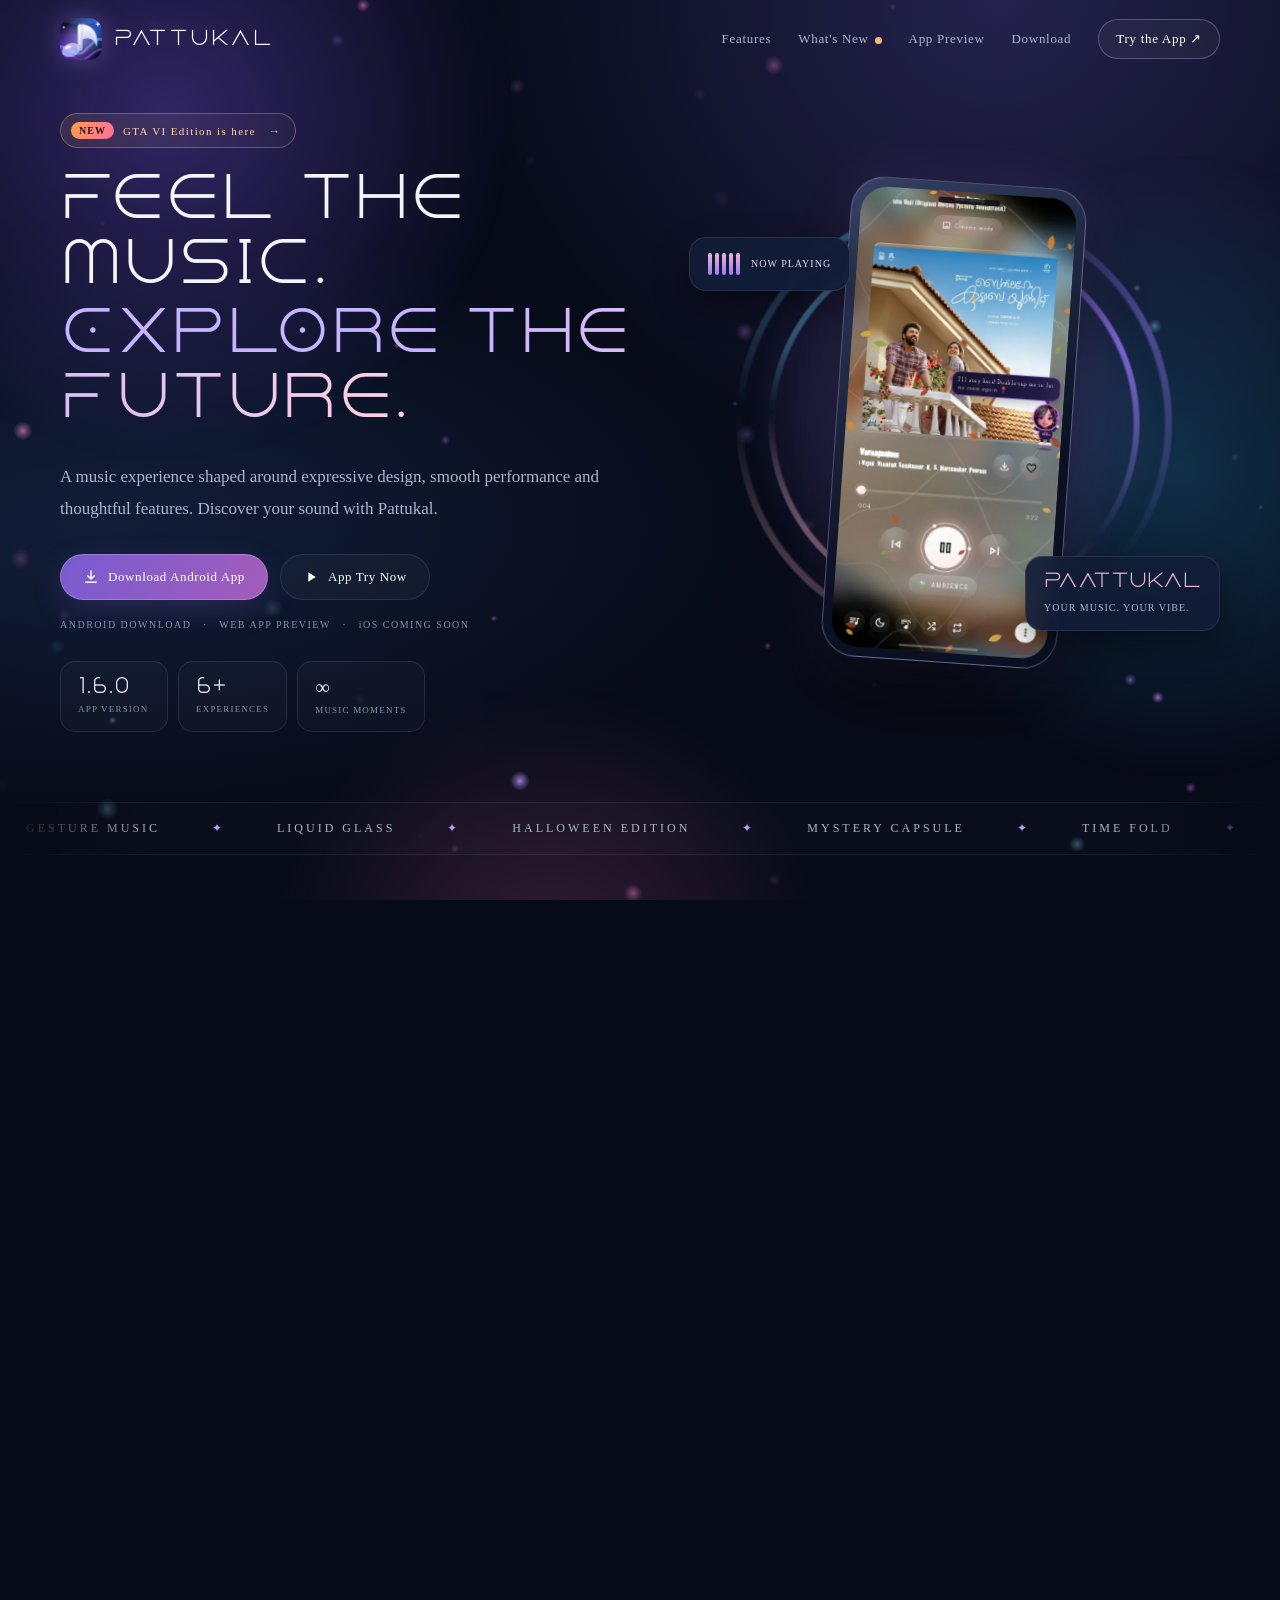
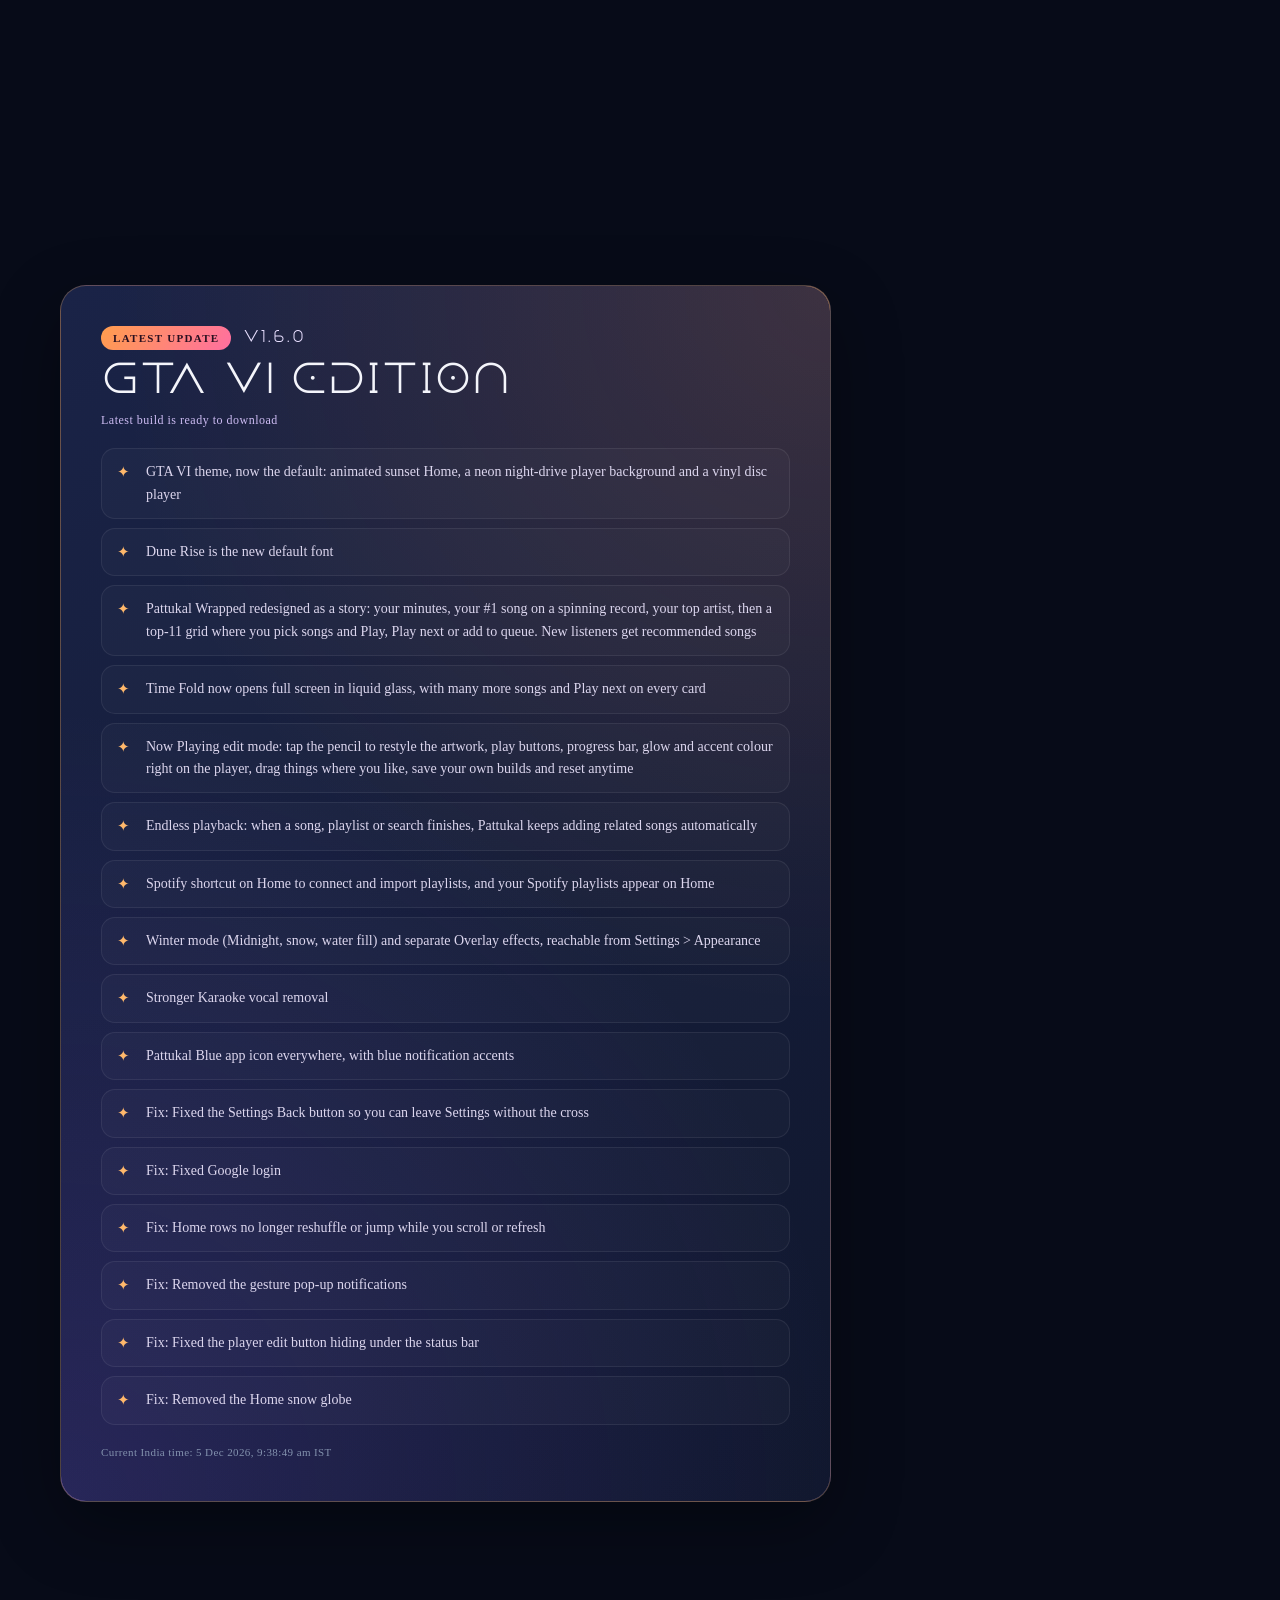
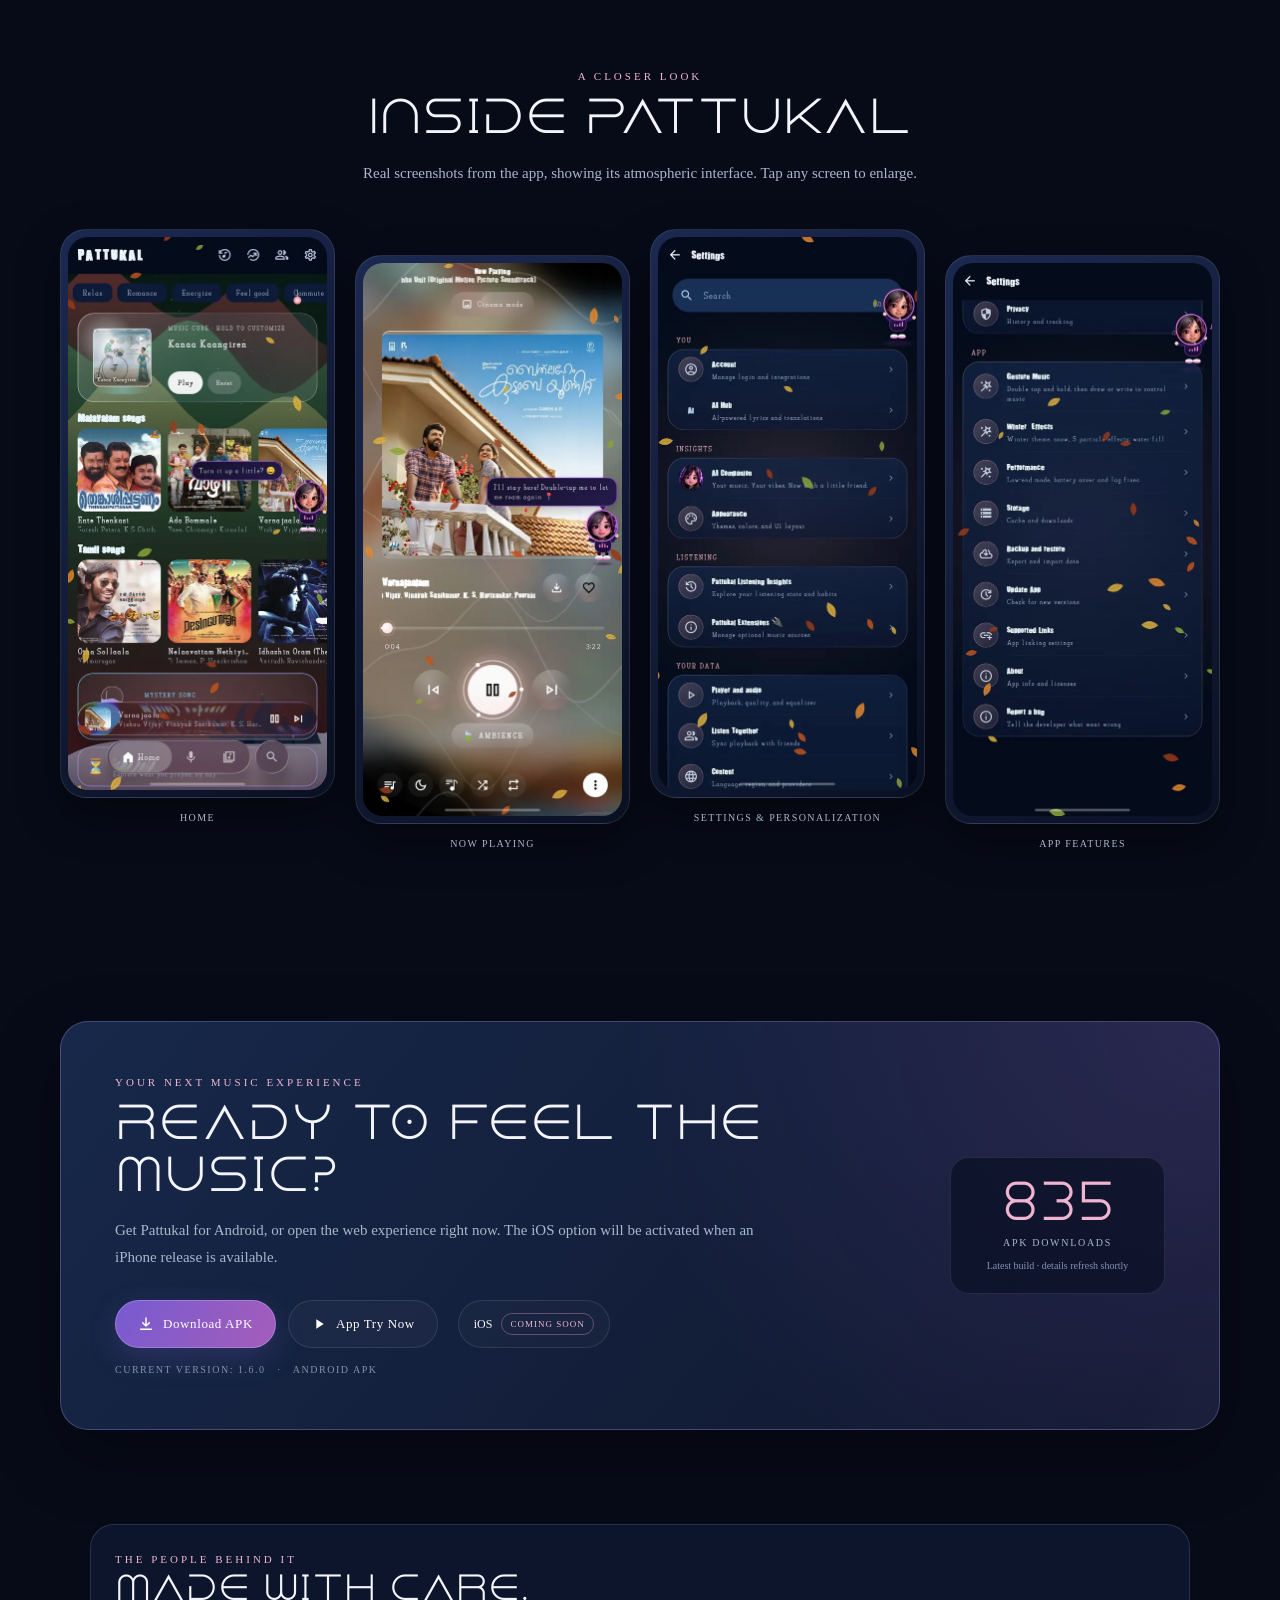
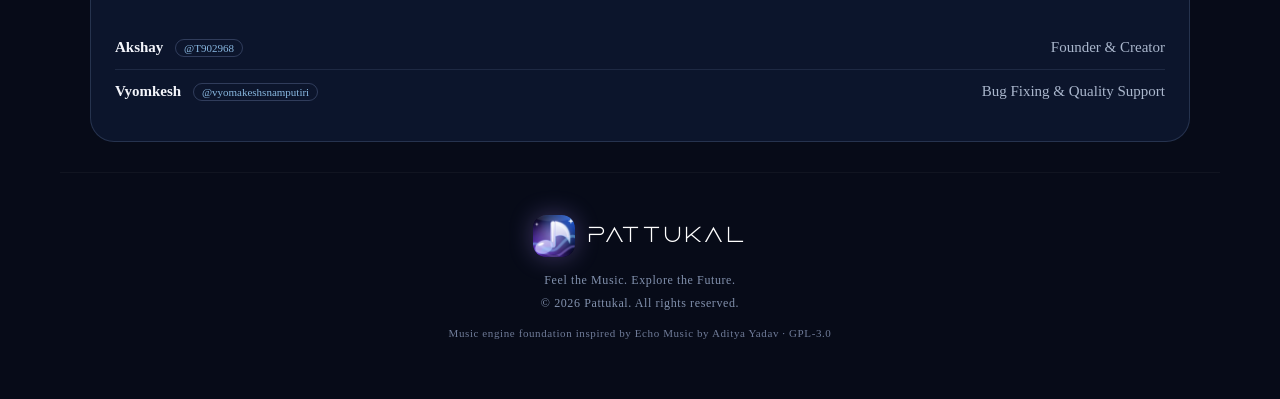
<file: index.html>
<!doctype html>
<html lang="en">
<head>
<meta charset="utf-8">
<meta name="google-site-verification" content="JwIdLj8xgnqfvDOk7KM26zURUYbmsCtrT8CBXh_GL_Q">
<meta name="viewport" content="width=device-width, initial-scale=1">
<meta name="theme-color" content="#070b18">
<meta name="description" content="Pattukal — premium music, modern technology. Download the official Android app, see what's new in the latest update, and try the web app.">
<meta property="og:title" content="Pattukal | Feel the Music. Explore the Future.">
<meta property="og:description" content="Official Pattukal Android music app — download the latest APK, see what's new and try the web app.">
<link rel="icon" href="[data-uri]">
<title>Pattukal | Feel the Music. Explore the Future.</title>
<script>document.documentElement.className="js"</script>
<style>
@font-face{font-family:DuneRise;src:url("[data-uri]") format("truetype");font-display:swap}
:root{--bg:#070b18;--surface:#101a32;--surface2:#142342;--text:#f4f5fb;--muted:#aab6cc;--soft:#8291ad;--pink:#efb5d0;--violet:#b6a1ff;--line:#ffffff19;--accent:#9b7bfa;--orange:#ffb86b;--head:DuneRise,Georgia,serif;--body:Georgia,"Times New Roman",serif}
*{box-sizing:border-box}
html{scroll-behavior:smooth;scroll-padding-top:90px;overflow-x:clip}
body{margin:0;background:var(--bg);color:var(--text);font-family:var(--body);overflow-x:clip;-webkit-font-smoothing:antialiased}
a{color:inherit;text-decoration:none}button{font:inherit;color:inherit}img{max-width:100%}
.container{width:min(1160px,calc(100% - 44px));margin:auto}
:focus-visible{outline:2px solid var(--violet);outline-offset:3px;border-radius:8px}

/* ---------- living background ---------- */
.aurora{position:fixed;inset:0;z-index:-2;overflow:hidden;pointer-events:none;background:radial-gradient(ellipse at 78% 0,#24224d 0,transparent 38%),radial-gradient(ellipse at 8% 58%,#111e39 0,transparent 40%),var(--bg)}
.orb{position:absolute;border-radius:50%;will-change:transform;opacity:.55}
.orb.o1{width:62vmax;height:62vmax;left:-18vmax;top:-22vmax;background:radial-gradient(circle,#7a55e8aa,transparent 62%);animation:drift1 26s ease-in-out infinite alternate}
.orb.o2{width:56vmax;height:56vmax;right:-20vmax;top:12vh;background:radial-gradient(circle,#2f9bd877,transparent 62%);animation:drift2 32s ease-in-out infinite alternate}
.orb.o3{width:50vmax;height:50vmax;left:18vw;bottom:-30vmax;background:radial-gradient(circle,#d9609f66,transparent 62%);animation:drift3 38s ease-in-out infinite alternate}
@keyframes drift1{to{transform:translate3d(14vw,10vh,0) scale(1.15)}}
@keyframes drift2{to{transform:translate3d(-12vw,-8vh,0) scale(.9)}}
@keyframes drift3{to{transform:translate3d(-10vw,-12vh,0) scale(1.2)}}
#fx{position:fixed;inset:0;width:100%;height:100%;z-index:-1;pointer-events:none}
.progress{position:fixed;left:0;top:0;height:3px;width:100%;transform-origin:0 50%;transform:scaleX(0);background:linear-gradient(90deg,#8e70ed,#efb5d0,#ffb86b);z-index:20}

/* ---------- header ---------- */
.top{position:sticky;top:0;z-index:15;transition:background .3s,border-color .3s,backdrop-filter .3s;border-bottom:1px solid transparent}
.top.stuck{background:#070b18b8;-webkit-backdrop-filter:blur(16px) saturate(140%);backdrop-filter:blur(16px) saturate(140%);border-color:#ffffff12}
.bar{height:78px;display:flex;align-items:center;justify-content:space-between}
.brand{display:flex;align-items:center;gap:12px;font:19px var(--head);letter-spacing:2px}
.brand img{width:42px;height:42px;border-radius:13px;object-fit:cover;box-shadow:0 0 25px #a78bfa55;transition:transform .5s}
.brand:hover img{transform:rotate(-8deg) scale(1.08)}
.nav{display:flex;align-items:center;gap:27px;color:var(--muted);font:13px var(--body);letter-spacing:.7px}
.nav a{position:relative;transition:color .2s}
.nav a:not(.navbtn):after{content:"";position:absolute;left:0;right:0;bottom:-6px;height:1px;background:linear-gradient(90deg,transparent,var(--violet),transparent);transform:scaleX(0);transition:transform .3s}
.nav a:hover{color:#fff}.nav a:not(.navbtn):hover:after{transform:scaleX(1)}
.nav .navbtn{padding:11px 17px;border:1px solid #c2a9ff55;border-radius:99px;color:#fff;background:#ffffff0b;transition:.25s}
.nav .navbtn:hover{background:#ffffff1c;border-color:#c2a9ffaa;box-shadow:0 0 24px #9b7bfa44}
.dot-new{display:inline-block;width:7px;height:7px;margin-left:6px;border-radius:50%;background:var(--orange);box-shadow:0 0 0 0 #ffb86b99;animation:ping 1.8s infinite;vertical-align:middle}
@keyframes ping{70%{box-shadow:0 0 0 9px #ffb86b00}100%{box-shadow:0 0 0 0 #ffb86b00}}

/* ---------- hero ---------- */
.hero{display:grid;grid-template-columns:1.05fr .95fr;gap:42px;align-items:center;padding:34px 0 70px;min-height:600px}
.eyebrow{font:11px var(--body);letter-spacing:3px;text-transform:uppercase;color:var(--pink)}
.pill{display:inline-flex;align-items:center;gap:9px;padding:8px 14px 8px 10px;margin-bottom:22px;border:1px solid #ffb86b55;border-radius:99px;background:linear-gradient(90deg,#ffb86b1c,#ffffff06);font:11px var(--body);letter-spacing:1.4px;color:#ffd9b0;transition:.25s}
.pill:hover{border-color:#ffb86bcc;transform:translateY(-2px)}
.pill b{padding:3px 8px;border-radius:99px;background:linear-gradient(120deg,#ff9d4d,#ff6fa0);color:#2a1020;font:10px var(--body);font-weight:700;letter-spacing:1px}
h1{font:clamp(34px,4.3vw,56px)/1.18 var(--head);margin:0 0 22px;letter-spacing:.5px}
h1 .ln{display:block;overflow:hidden;padding-bottom:.08em}
h1 .ln>span{display:block;animation:rise .9s cubic-bezier(.2,.8,.2,1) both}
h1 .ln:nth-child(2)>span{animation-delay:.14s}
h1 em{font-style:normal;background:linear-gradient(100deg,#c6b4ff 20%,#ffd1e6 45%,#9fe3ff 60%,#c6b4ff 85%);background-size:220% 100%;-webkit-background-clip:text;background-clip:text;color:transparent;animation:rise .9s .14s cubic-bezier(.2,.8,.2,1) both,shimmer 6s 1.2s linear infinite}
@keyframes rise{from{transform:translateY(110%);opacity:0}to{transform:none;opacity:1}}
@keyframes shimmer{to{background-position:-220% 0}}
.lead{font:17px/1.9 var(--body);color:var(--muted);max-width:590px;margin:0;animation:fade 1s .35s both}
@keyframes fade{from{opacity:0;transform:translateY(14px)}to{opacity:1;transform:none}}
.actions{display:flex;gap:12px;flex-wrap:wrap;margin:29px 0 19px;animation:fade 1s .5s both}
.btn{position:relative;overflow:hidden;display:inline-flex;align-items:center;justify-content:center;gap:9px;border:1px solid #c8b5ff5c;border-radius:99px;padding:14px 22px;background:linear-gradient(120deg,#775bd0,#a45dba);color:#fff;font:13px var(--body);letter-spacing:.6px;cursor:pointer;box-shadow:0 10px 30px #8e70ed30;transition:transform .2s,filter .2s,box-shadow .2s}
.btn:after{content:"";position:absolute;top:0;bottom:0;width:60%;left:-80%;background:linear-gradient(100deg,transparent,#ffffff55,transparent);transform:skewX(-20deg);transition:left .6s}
.btn:hover:after{left:130%}
.btn:hover{transform:translateY(-2px);filter:brightness(1.1);box-shadow:0 14px 38px #8e70ed55}
.btn.ghost{background:#ffffff08;box-shadow:none;border-color:var(--line)}
.btn.ghost:hover{background:#ffffff14}
.btn svg{width:16px;height:16px;flex:none}
.micro{font:10px var(--body);color:var(--soft);letter-spacing:1.5px;animation:fade 1s .6s both}
.stats{display:flex;gap:10px;margin-top:31px;animation:fade 1s .7s both}
.stat{padding:14px 17px;min-width:108px;border:1px solid var(--line);border-radius:15px;background:#ffffff06;transition:.25s}
.stat:hover{transform:translateY(-3px);border-color:#c2a9ff55}
.stat strong{display:block;font:20px var(--head);color:#e8dfff}
.stat span{font:9px var(--body);color:var(--soft);letter-spacing:1.2px;text-transform:uppercase}

.showcase{position:relative;min-height:540px;display:grid;place-items:center;perspective:1100px}
.glow{position:absolute;width:min(430px,92%);aspect-ratio:1;border-radius:50%;background:radial-gradient(circle,#9b80ff66,transparent 68%);animation:breathe 5s ease-in-out infinite}
@keyframes breathe{50%{transform:scale(1.14);opacity:.8}}
.ring{position:absolute;width:min(400px,86%);aspect-ratio:1;border-radius:50%;background:conic-gradient(from 0deg,transparent 0,#9b7bfa 18%,transparent 36%,#efb5d0 58%,transparent 76%,#6ed0ff 92%,transparent);-webkit-mask:radial-gradient(circle,transparent 63%,#000 64%,#000 65.2%,transparent 66%);mask:radial-gradient(circle,transparent 63%,#000 64%,#000 65.2%,transparent 66%);animation:spin 14s linear infinite;opacity:.85}
.ring.r2{width:min(470px,94%);animation-duration:22s;animation-direction:reverse;opacity:.45}
@keyframes spin{to{transform:rotate(360deg)}}
.bob{position:relative;z-index:1;animation:bob 6s ease-in-out infinite}
@keyframes bob{50%{transform:translateY(-14px)}}
.device{position:relative;width:236px;padding:9px;border:1px solid #d6caff55;border-radius:34px;background:linear-gradient(145deg,#354064,#0b1123 65%);box-shadow:0 30px 80px #000a,0 0 60px #9b80ff30;transform:rotate(4deg) rotateX(var(--rx,0deg)) rotateY(var(--ry,0deg));transition:transform .25s ease-out;transform-style:preserve-3d}
.device:before{content:"";position:absolute;top:15px;left:50%;width:62px;height:6px;border-radius:9px;background:#05080f;transform:translateX(-50%);z-index:2;opacity:.8}
.device:after{content:"";position:absolute;inset:9px;border-radius:26px;pointer-events:none;background:linear-gradient(115deg,transparent 35%,#ffffff1c 48%,transparent 58%);background-size:260% 100%;animation:glare 7s 1.5s ease-in-out infinite}
@keyframes glare{0%{background-position:130% 0}45%,100%{background-position:-130% 0}}
.device img{width:100%;height:auto;aspect-ratio:520/1111;object-fit:cover;object-position:top;display:block;border-radius:26px;background:#0c1224}
.float{position:absolute;z-index:3;padding:15px 18px;border:1px solid var(--line);border-radius:17px;background:#111d37e8;-webkit-backdrop-filter:blur(8px);backdrop-filter:blur(8px);box-shadow:0 15px 35px #0006;animation:bob 5s ease-in-out infinite}
.float.f1{right:0;bottom:62px}.float.f2{left:0;top:84px;animation-delay:-2.4s}
.float b{display:block;font:18px var(--head);color:var(--pink);margin-bottom:5px}
.float small{font:10px var(--body);letter-spacing:1px;color:var(--muted)}
.float.f2{display:flex;align-items:center;gap:11px}.float.f2 small{color:#e6dcff}
.eq{display:flex;align-items:flex-end;gap:3px;height:22px}.eq i{width:4px;border-radius:3px;background:linear-gradient(#efb5d0,#9b7bfa);animation:eq 1s ease-in-out infinite;height:100%;transform-origin:50% 100%}
.eq i:nth-child(2){animation-delay:-.3s;animation-duration:.8s}.eq i:nth-child(3){animation-delay:-.6s;animation-duration:1.2s}.eq i:nth-child(4){animation-delay:-.15s;animation-duration:.9s}.eq i:nth-child(5){animation-delay:-.45s}
@keyframes eq{0%,100%{transform:scaleY(.25)}50%{transform:scaleY(1)}}
.notes{position:absolute;inset:0;pointer-events:none;z-index:2}
.notes i{position:absolute;bottom:20%;font:normal 20px var(--body);color:#d9ccff;opacity:0;animation:note 7s ease-in infinite;text-shadow:0 0 14px #9b7bfa}
.notes i:nth-child(1){left:22%;animation-delay:0s}.notes i:nth-child(2){left:70%;animation-delay:1.6s;font-size:26px}.notes i:nth-child(3){left:40%;animation-delay:3.1s}.notes i:nth-child(4){left:84%;animation-delay:4.4s;font-size:16px}.notes i:nth-child(5){left:10%;animation-delay:5.5s;font-size:24px}
@keyframes note{0%{transform:translateY(0) rotate(-8deg);opacity:0}12%{opacity:.9}100%{transform:translateY(-300px) rotate(14deg);opacity:0}}

/* ---------- marquee ---------- */
.marquee{border-block:1px solid #ffffff10;background:#ffffff04;overflow:hidden;-webkit-mask:linear-gradient(90deg,transparent,#000 12%,#000 88%,transparent);mask:linear-gradient(90deg,transparent,#000 12%,#000 88%,transparent)}
.track{display:flex;width:max-content;animation:slide 34s linear infinite}
.track span{padding:18px 26px;font:12px var(--body);letter-spacing:3px;text-transform:uppercase;color:var(--muted);white-space:nowrap}
.track span:after{content:"✦";margin-left:52px;color:var(--violet)}
@keyframes slide{to{transform:translateX(-50%)}}

/* ---------- sections ---------- */
section{padding:84px 0}
.section-title{text-align:center;max-width:690px;margin:0 auto 42px}
.section-title h2,.download h2{font:clamp(28px,4vw,43px)/1.2 var(--head);margin:13px 0}
.section-title p{font:15px/1.8 var(--body);color:var(--muted);margin:0}
.js .rv{opacity:0;transform:translateY(28px);transition:opacity .8s cubic-bezier(.2,.8,.2,1),transform .8s cubic-bezier(.2,.8,.2,1);transition-delay:var(--d,0s)}
.js .rv.in{opacity:1;transform:none}

.feature-grid{display:grid;grid-template-columns:repeat(3,1fr);gap:15px}
.feature{position:relative;overflow:hidden;padding:26px;border:1px solid var(--line);border-radius:19px;background:linear-gradient(145deg,#172748c9,#0d172bd9);min-height:180px;transition:transform .3s,border-color .3s}
.feature:before{content:"";position:absolute;inset:0;background:radial-gradient(260px circle at var(--mx,50%) var(--my,0%),#9b7bfa33,transparent 70%);opacity:0;transition:opacity .3s}
.feature:hover{transform:translateY(-5px);border-color:#c2a9ff55}.feature:hover:before{opacity:1}
.feature>*{position:relative}
.feature .symbol{display:grid;place-items:center;width:46px;height:46px;border-radius:14px;font-size:22px;color:#e1d6ff;background:linear-gradient(145deg,#2c2f66,#1a2447);border:1px solid #ffffff1c;transition:transform .4s}
.feature:hover .symbol{transform:rotate(-8deg) scale(1.1)}
.feature h3{font:17px var(--head);margin:16px 0 9px}
.feature p{font:13px/1.75 var(--body);color:var(--muted);margin:0}

/* ---------- what's new ---------- */
.new-wrap{display:grid;grid-template-columns:1.35fr .65fr;gap:18px;align-items:start}
.latest{position:relative;overflow:hidden;padding:clamp(24px,4vw,40px);border:1px solid #ffb86b44;border-radius:26px;background:radial-gradient(circle at 100% 0,#ff8f4a2a,transparent 50%),radial-gradient(circle at 0 100%,#7a55e833,transparent 55%),linear-gradient(145deg,#1a2347,#10172d);box-shadow:0 24px 70px #0005}
.latest:before{content:"";position:absolute;inset:-1px;border-radius:26px;padding:1px;background:conic-gradient(from var(--a,0deg),transparent 0,#ffb86b 12%,transparent 30%,#9b7bfa 55%,transparent 75%);-webkit-mask:linear-gradient(#000 0 0) content-box,linear-gradient(#000 0 0);-webkit-mask-composite:xor;mask-composite:exclude;animation:ang 8s linear infinite;pointer-events:none}
@property --a{syntax:"<angle>";inherits:false;initial-value:0deg}
@keyframes ang{to{--a:360deg}}
.vhead{display:flex;align-items:center;gap:12px;flex-wrap:wrap;margin-bottom:6px}
.vbadge{padding:6px 12px;border-radius:99px;background:linear-gradient(120deg,#ff9d4d,#ff6fa0);color:#2a1020;font:700 11px var(--body);letter-spacing:1.3px}
.vnum{font:15px var(--head);letter-spacing:1px;color:#e8dfff}
.latest h3{font:clamp(26px,3.6vw,38px)/1.2 var(--head);margin:10px 0 8px}
.stamp{font:12px var(--body);color:#cdbcf3;letter-spacing:.5px;margin-bottom:20px}
.notes-list{list-style:none;margin:0;padding:0;display:grid;gap:9px}
.notes-list li{position:relative;padding:12px 14px 12px 44px;border:1px solid #ffffff12;border-radius:14px;background:#ffffff06;font:14px/1.6 var(--body);color:#dcd6ee;transition:background .25s,transform .25s,border-color .25s}
.notes-list li:before{content:"✦";position:absolute;left:15px;top:11px;font-size:15px;color:var(--orange)}
.notes-list li:hover{background:#ffffff0f;transform:translateX(4px);border-color:#ffb86b44}
.js .notes-list li{opacity:0;transform:translateY(14px)}
.js .latest.in .notes-list li{opacity:1;transform:none;transition:opacity .6s cubic-bezier(.2,.8,.2,1) calc(var(--i)*70ms),transform .6s cubic-bezier(.2,.8,.2,1) calc(var(--i)*70ms),background .25s,border-color .25s}
.js .latest.in .notes-list li:hover{transform:translateX(4px);transition-delay:0s}
.meta{margin-top:18px;font:11px/1.7 var(--body);letter-spacing:.4px;color:var(--soft)}
.side{display:grid;gap:14px}
.older,.next{border:1px solid var(--line);border-radius:20px;background:linear-gradient(145deg,#172748b0,#0d172bc0);overflow:hidden}
.older summary{list-style:none;cursor:pointer;display:flex;align-items:center;justify-content:space-between;gap:10px;padding:18px 20px;font:15px var(--head)}
.older summary::-webkit-details-marker{display:none}
.older summary small{display:block;margin-top:5px;font:11px var(--body);letter-spacing:.8px;color:var(--soft)}
.older summary:after{content:"+";flex:none;width:28px;height:28px;display:grid;place-items:center;border-radius:50%;border:1px solid var(--line);color:var(--violet);transition:transform .3s}
.older[open] summary:after{transform:rotate(45deg)}
.older ul{margin:0;padding:0 20px 18px 38px;color:var(--muted);font:13px/1.7 var(--body)}
.older li{padding:3px 0}
.older li::marker{color:var(--violet)}
.next{padding:22px 20px;text-align:center;border-style:dashed;border-color:#c2a9ff44;background:#ffffff05}
.next .spark{font-size:26px;color:var(--pink);animation:twinkle 2.4s ease-in-out infinite}
@keyframes twinkle{50%{transform:scale(1.25) rotate(20deg);opacity:.6}}
.next h4{font:15px var(--head);margin:8px 0 6px}
.next p{font:12px/1.7 var(--body);color:var(--muted);margin:0}

/* ---------- gallery ---------- */
.gallery{display:grid;grid-template-columns:repeat(4,1fr);gap:20px;align-items:start}
.shot{margin:0;text-align:center}
.shot button{display:block;width:100%;padding:7px;border:1px solid var(--line);border-radius:26px;background:linear-gradient(145deg,#1b2850,#0b1123);box-shadow:0 18px 44px #0006;cursor:zoom-in;transition:transform .35s cubic-bezier(.2,.8,.2,1),box-shadow .35s,border-color .35s}
.shot:nth-child(even) button{margin-top:26px}
.shot button:hover{transform:translateY(-8px) rotate(-1deg);border-color:#c2a9ff77;box-shadow:0 28px 60px #0008,0 0 40px #9b7bfa33}
.shot img{width:100%;height:auto;aspect-ratio:520/1111;object-fit:cover;display:block;border-radius:20px;background:#0c1224}
.shot figcaption{padding:14px 5px 4px;font:10px var(--body);letter-spacing:1.4px;color:var(--muted)}
.lb{position:fixed;inset:0;z-index:50;display:none;place-items:center;padding:24px;background:#04060dd9;-webkit-backdrop-filter:blur(10px);backdrop-filter:blur(10px)}
.lb.open{display:grid;animation:fadeonly .25s both}
@keyframes fadeonly{from{opacity:0}}
.lb img{max-height:88vh;max-width:min(92vw,430px);width:auto;border-radius:26px;border:1px solid #ffffff30;box-shadow:0 30px 100px #000;animation:zoom .35s cubic-bezier(.2,.8,.2,1) both}
@keyframes zoom{from{transform:scale(.88);opacity:0}}
.lb button{position:absolute;top:18px;right:18px;width:44px;height:44px;border-radius:50%;border:1px solid #ffffff30;background:#ffffff14;font-size:22px;cursor:pointer}

/* ---------- download ---------- */
.download-panel{position:relative;overflow:hidden;display:grid;grid-template-columns:1fr 215px;align-items:center;gap:28px;padding:clamp(27px,5vw,54px);border:1px solid #c2a9ff45;border-radius:28px;background:radial-gradient(circle at 100% 0,#5a438a55,transparent 48%),linear-gradient(130deg,#17284a,#10172d);box-shadow:0 24px 70px #0005}
.download-panel:after{content:"";position:absolute;inset:0;pointer-events:none;background:linear-gradient(115deg,transparent 40%,#ffffff0c 50%,transparent 60%);background-size:250% 100%;animation:glare 9s ease-in-out infinite}
.download-copy{font:15px/1.8 var(--body);color:var(--muted);max-width:650px;margin:0}
.download .actions{animation:none;margin-bottom:16px}
.ios-note{display:inline-flex;align-items:center;gap:9px;margin-left:8px;padding:12px 15px;border:1px solid var(--line);border-radius:99px;background:#ffffff06;font:12px var(--body)}
.coming{font:9px var(--body);letter-spacing:1px;color:var(--pink);border:1px solid #efa9c755;border-radius:99px;padding:5px 8px}
.counter{text-align:center;border:1px solid var(--line);border-radius:19px;padding:22px 14px;background:#080f22a8}
.counter strong{display:block;font:clamp(34px,4vw,48px) var(--head);color:var(--pink);font-variant-numeric:tabular-nums}
.counter span{font:10px var(--body);color:var(--muted);letter-spacing:1.7px;text-transform:uppercase}
.counter small{display:block;margin-top:10px;font:10px var(--body);color:var(--soft)}

/* ---------- credits & footer ---------- */
.credits{max-width:1100px;margin:10px auto 30px;padding:28px 24px;border:1px solid #a0b4e62e;border-radius:24px;background:#121f3e8c}
.credits h2{font:clamp(24px,3vw,32px) var(--head);margin:8px 0 18px}
.credits .gh{font:11px var(--body);margin-left:8px;padding:2px 8px;border:1px solid #a0b4e64d;border-radius:999px;color:#9fd4ff;text-decoration:none;opacity:.85;white-space:nowrap}.credits .gh:hover{opacity:1;border-color:#9fd4ff}
.credits p{display:flex;justify-content:space-between;gap:18px;flex-wrap:wrap;margin:0;padding:13px 0;border-bottom:1px solid #a0b4e61f;font:15px var(--body)}
.credits p:last-child{border:0}.credits span{color:var(--muted)}
footer{text-align:center;padding:42px 0 55px;border-top:1px solid #ffffff0b;color:var(--soft);font:12px/1.9 var(--body);letter-spacing:.6px}
footer .brand{justify-content:center;color:#fff;margin-bottom:12px}
footer .gpl{margin-top:8px;font-size:11px;color:#6f7b98}

/* ---------- responsive ---------- */
@media(max-width:900px){.new-wrap{grid-template-columns:1fr}.gallery{display:flex;overflow-x:auto;scroll-snap-type:x mandatory;gap:14px;padding:6px 22px 24px;margin:0 -22px;-webkit-overflow-scrolling:touch;scrollbar-width:none}.gallery::-webkit-scrollbar{display:none}.shot{flex:0 0 min(64vw,250px);scroll-snap-align:center}.shot:nth-child(even) button{margin-top:0}}
@media(max-width:800px){.nav{gap:12px}.nav>a:not(.navbtn){display:none}.hero{grid-template-columns:1fr;text-align:center;padding:36px 0 56px;min-height:0}.lead{margin:auto}.actions,.stats{justify-content:center}.showcase{min-height:490px}.device{width:226px}.float.f1{right:2%;bottom:40px}.float.f2{left:2%;top:50px}.feature-grid{grid-template-columns:repeat(2,1fr)}.download-panel{grid-template-columns:1fr;text-align:center}.download-copy{margin:auto}.counter{width:100%;max-width:240px;margin:auto}.download-actions{justify-content:center}section{padding:64px 0}}
@media(max-width:480px){.container{width:calc(100% - 28px)}.bar{height:68px}.brand{font-size:16px}.brand img{width:37px;height:37px}h1{font-size:34px}.lead{font-size:15px}.stats{gap:6px}.stat{min-width:0;padding:12px 10px;flex:1}.stat strong{font-size:16px}.stat span{font-size:8px}.feature-grid{grid-template-columns:1fr}.showcase{min-height:430px}.device{width:200px}.float{padding:11px 13px}.float b{font-size:15px}.float.f2{top:34px}.ios-note{margin:12px 0 0}.gallery{padding-left:14px;padding-right:14px;margin:0 -14px}.pill{font-size:10px}}
@media(prefers-reduced-motion:reduce){*,*:before,*:after{animation:none!important;transition:none!important;scroll-behavior:auto!important}.js .rv,.js .notes-list li{opacity:1!important;transform:none!important}#fx{display:none}}
</style>
</head>
<body>
<div class="aurora" aria-hidden="true"><div class="orb o1"></div><div class="orb o2"></div><div class="orb o3"></div></div>
<canvas id="fx" aria-hidden="true"></canvas>
<div class="progress" id="progress"></div>

<header class="top" id="top-bar">
<div class="container bar">
<a class="brand" href="#top"><img src="[data-uri]" alt="Pattukal logo" width="42" height="42"> PATTUKAL</a>
<nav class="nav" aria-label="Main navigation"><a href="#features">Features</a><a href="#whatsnew">What's New<span class="dot-new" aria-hidden="true"></span></a><a href="#preview">App Preview</a><a href="#download">Download</a><a class="navbtn" href="https://t902968.github.io/pattukal-listen/app-test/" target="_blank" rel="noopener">Try the App ↗</a></nav>
</div>
</header>

<main id="top">
<div class="container hero">
<div>
<a class="pill" href="#whatsnew"><b>NEW</b> <span id="pillText">Halloween Edition is here</span> &nbsp;→</a>
<h1><span class="ln"><span>Feel the Music.</span></span><span class="ln"><em>Explore the Future.</em></span></h1>
<p class="lead">A music experience shaped around expressive design, smooth performance and thoughtful features. Discover your sound with Pattukal.</p>
<div class="actions"><a class="btn js-dl" href="https://github.com/T902968/pattukal-listen/releases/download/latest/pattukal.apk" download="pattukal.apk"><svg viewBox="0 0 24 24" fill="none" stroke="currentColor" stroke-width="2.2" stroke-linecap="round" stroke-linejoin="round"><path d="M12 3v12m0 0 5-5m-5 5-5-5M4 20h16"/></svg>Download Android App</a><a class="btn ghost" href="https://t902968.github.io/pattukal-listen/app-test/" target="_blank" rel="noopener"><svg viewBox="0 0 24 24" fill="currentColor"><path d="M8 5v14l11-7z"/></svg>App Try Now</a></div>
<div class="micro">ANDROID DOWNLOAD &nbsp; · &nbsp; WEB APP PREVIEW &nbsp; · &nbsp; iOS COMING SOON</div>
<div class="stats"><div class="stat"><strong data-version>1.5.0</strong><span>App version</span></div><div class="stat"><strong>6+</strong><span>Experiences</span></div><div class="stat"><strong>∞</strong><span>Music moments</span></div></div>
</div>
<div class="showcase">
<div class="glow"></div><div class="ring"></div><div class="ring r2"></div>
<div class="notes" aria-hidden="true"><i>♪</i><i>♫</i><i>♩</i><i>♬</i><i>♪</i></div>
<div class="bob"><div class="device" id="device"><img src="[data-uri]" alt="Pattukal Now Playing screen" width="520" height="1111" fetchpriority="high"></div></div>
<div class="float f1"><b>PAATTUKAL</b><small>YOUR MUSIC. YOUR VIBE.</small></div>
<div class="float f2" aria-hidden="true"><div class="eq"><i></i><i></i><i></i><i></i><i></i></div><small>NOW PLAYING</small></div>
</div>
</div>

<div class="marquee" aria-hidden="true"><div class="track" id="track"></div></div>

<section id="features"><div class="container"><div class="section-title rv"><div class="eyebrow">Made for music lovers</div><h2>More than a music player</h2><p>Explore a collection of listening tools, expressive interactions and personalization — brought together in one experience.</p></div>
<div class="feature-grid">
<article class="feature rv"><div class="symbol">♫</div><h3>Player &amp; Audio</h3><p>Playback controls, audio quality options and equalizer settings in one place.</p></article>
<article class="feature rv" style="--d:.08s"><div class="symbol">✧</div><h3>Gesture Music</h3><p>Double tap and hold, then draw or write to control your music — just by moving your finger.</p></article>
<article class="feature rv" style="--d:.16s"><div class="symbol">❄</div><h3>Seasonal Effects</h3><p>Atmospheric themes — winter snow, Halloween haunts and particle effects — bring personality to the interface.</p></article>
<article class="feature rv"><div class="symbol">◉</div><h3>AI Companion</h3><p>A friendly companion that adds character to your music journey.</p></article>
<article class="feature rv" style="--d:.08s"><div class="symbol">⌁</div><h3>Listen Together</h3><p>Discover synchronized listening with friends and share the moment.</p></article>
<article class="feature rv" style="--d:.16s"><div class="symbol">◌</div><h3>Listening Insights</h3><p>Explore your listening habits and music stats in a dedicated space.</p></article>
</div></div></section>

<section id="whatsnew" style="padding-top:20px"><div class="container"><div class="section-title rv"><div class="eyebrow">Fresh from the lab</div><h2>What's new in Pattukal</h2><p>Every update, in one place. The newest release is always on top.</p></div>
<div class="new-wrap">
<article class="latest rv" id="latest" aria-live="polite"></article>
<div class="side rv" id="side" style="--d:.12s"></div>
</div></div></section>

<section id="preview"><div class="container"><div class="section-title rv"><div class="eyebrow">A closer look</div><h2>Inside Pattukal</h2><p>Real screenshots from the app, showing its atmospheric interface. Tap any screen to enlarge.</p></div>
<div class="gallery">
<figure class="shot rv"><button type="button" data-zoom aria-label="Enlarge Home screenshot"><img src="[data-uri]" alt="Pattukal Home screen with mood chips, Music Cube and language rows" width="520" height="1111" loading="lazy"></button><figcaption>HOME</figcaption></figure>
<figure class="shot rv" style="--d:.08s"><button type="button" data-zoom aria-label="Enlarge Now Playing screenshot"><img src="[data-uri]" alt="Pattukal Now Playing screen" width="520" height="1111" loading="lazy"></button><figcaption>NOW PLAYING</figcaption></figure>
<figure class="shot rv" style="--d:.16s"><button type="button" data-zoom aria-label="Enlarge Settings screenshot"><img src="[data-uri]" alt="Pattukal settings overview" width="520" height="1111" loading="lazy"></button><figcaption>SETTINGS &amp; PERSONALIZATION</figcaption></figure>
<figure class="shot rv" style="--d:.24s"><button type="button" data-zoom aria-label="Enlarge App features screenshot"><img src="[data-uri]" alt="Pattukal app features: Gesture Music, effects, performance and storage" width="520" height="1111" loading="lazy"></button><figcaption>APP FEATURES</figcaption></figure>
</div></div></section>

<section id="download" class="download"><div class="container"><div class="download-panel rv"><div><div class="eyebrow">Your next music experience</div><h2>Ready to feel the music?</h2><p class="download-copy">Get Pattukal for Android, or open the web experience right now. The iOS option will be activated when an iPhone release is available.</p>
<div class="actions download-actions"><a class="btn js-dl" id="download-apk" href="https://github.com/T902968/pattukal-listen/releases/download/latest/pattukal.apk" download="pattukal.apk"><svg viewBox="0 0 24 24" fill="none" stroke="currentColor" stroke-width="2.2" stroke-linecap="round" stroke-linejoin="round"><path d="M12 3v12m0 0 5-5m-5 5-5-5M4 20h16"/></svg>Download APK</a><a class="btn ghost" href="https://t902968.github.io/pattukal-listen/app-test/" target="_blank" rel="noopener"><svg viewBox="0 0 24 24" fill="currentColor"><path d="M8 5v14l11-7z"/></svg>App Try Now</a><span class="ios-note"> iOS <b class="coming">COMING SOON</b></span></div>
<div class="micro" id="dlMicro">CURRENT VERSION: 1.5.0 &nbsp; · &nbsp; ANDROID APK</div></div>
<div class="counter" aria-live="polite"><strong id="download-count">835</strong><span>APK downloads</span><small id="release-meta">Checking the latest APK…</small></div></div></div></section>
</main>

<section class="credits" id="credits" style="padding:28px 24px;margin:10px auto 30px;width:min(1100px,calc(100% - 44px))"><div class="eyebrow">THE PEOPLE BEHIND IT</div><h2>Made with care.</h2><p><strong>Akshay <a class="gh" href="https://github.com/T902968" target="_blank" rel="noopener">@T902968</a></strong> <span>Founder &amp; Creator</span></p><p><strong>Vyomkesh <a class="gh" href="https://github.com/vyomakeshsnamputiri" target="_blank" rel="noopener">@vyomakeshsnamputiri</a></strong> <span>Bug Fixing &amp; Quality Support</span></p></section>

<footer class="container"><div class="brand"><img src="[data-uri]" alt="" width="42" height="42"> PATTUKAL</div>Feel the Music. Explore the Future.<br>© <span id="year"></span> Pattukal. All rights reserved.<div class="gpl">Music engine foundation inspired by Echo Music by Aditya Yadav · GPL-3.0</div></footer>

<div class="lb" id="lb" role="dialog" aria-modal="true" aria-label="Screenshot preview"><button type="button" id="lbClose" aria-label="Close preview">×</button><img id="lbImg" alt=""></div>

<script>
/* ====================================================================
   HOW TO ADD A NEW UPDATE
   Add a new object at the TOP of UPDATES. The first entry is shown as the
   big "Latest" card; the rest appear as collapsible older updates.
   Also change APP_VERSION below to match.
   ==================================================================== */
const APP_VERSION="1.6.0";
const UPDATES=[
 {version:"1.6.0",name:"GTA VI Edition",items:["GTA VI theme, now the default: animated sunset Home, a neon night-drive player background and a vinyl disc player",
  "Dune Rise is the new default font",
  "Pattukal Wrapped redesigned as a story: your minutes, your #1 song on a spinning record, your top artist, then a top-11 grid where you pick songs and Play, Play next or add to queue. New listeners get recommended songs",
  "Time Fold now opens full screen in liquid glass, with many more songs and Play next on every card",
  "Now Playing edit mode: tap the pencil to restyle the artwork, play buttons, progress bar, glow and accent colour right on the player, drag things where you like, save your own builds and reset anytime",
  "Endless playback: when a song, playlist or search finishes, Pattukal keeps adding related songs automatically",
  "Spotify shortcut on Home to connect and import playlists, and your Spotify playlists appear on Home",
  "Winter mode (Midnight, snow, water fill) and separate Overlay effects, reachable from Settings > Appearance",
  "Stronger Karaoke vocal removal",
  "Pattukal Blue app icon everywhere, with blue notification accents",
  "Fix: Fixed the Settings Back button so you can leave Settings without the cross",
  "Fix: Fixed Google login",
  "Fix: Home rows no longer reshuffle or jump while you scroll or refresh",
  "Fix: Removed the gesture pop-up notifications",
  "Fix: Fixed the player edit button hiding under the status bar",
  "Fix: Removed the Home snow globe"]},
 {version:"1.5.0",name:"Halloween Edition",items:[
  "Halloween edition added — haunted Home, cursed Magic Cube, cobwebs, embers and flying bats",
  "Reality Tear portal animation when a new song starts",
  "Mystery Capsule (Trick or Track) — reveal a random song, then Play, Save or open Another",
  "Time Fold — browse your listening history by day, and songs by era in your language",
  "Invisible gesture music language — draw a circle, wave or diagonal anywhere (optional, in Settings)",
  "Hold the Magic Cube to customise it with your liked songs",
  "Feel good, Relax and other mood chips now change songs, language rows and the cube",
  "New launcher icons: Pattukal Blue (new default), Classic and Green",
  "Faster album thumbnails on Home and the player, and a smoother, more stable Home that no longer reshuffles while you scroll",
  "Performance improved, with reduced-motion and low-end fallbacks"]},
 {version:"1.4.1",name:"Performance & Player",items:[
  "Performance mode added in Settings for low-end devices",
  "Karaoke mode added — still improving the vocal removal",
  "Player slider changed to a new Wavy animation, plus 4 new slider styles in Settings",
  "New Home layout; player buttons fixed with no more bugs",
  "Ambience on/off option added",
  "Pattukal Taste AI added in the AI hub for smoother, personal tracks",
  "Play Next bar made lighter and smoother on more devices",
  "Spotify bugs fixed",
  "Settings back button bug fixed",
  "Default font changed"]}
];
const $=s=>document.querySelector(s),$$=s=>[...document.querySelectorAll(s)];
const reduce=matchMedia("(prefers-reduced-motion: reduce)").matches;
const esc=s=>String(s).replace(/[&<>"]/g,c=>({"&":"&amp;","<":"&lt;",">":"&gt;",'"':"&quot;"}[c]));

/* ---- render What's New ---- */
const latest=UPDATES[0];
$("#latest").innerHTML='<div class="vhead"><span class="vbadge">LATEST UPDATE</span><span class="vnum">v'+esc(latest.version)+'</span></div><h3>'+esc(latest.name)+'</h3><div class="stamp" id="release-time">Latest build is ready to download</div><ul class="notes-list" id="release-notes">'+latest.items.map((t,i)=>'<li style="--i:'+i+'">'+esc(t)+'</li>').join("")+'</ul><div class="meta" id="clock">Current India time: loading…</div>';
$("#side").innerHTML=UPDATES.slice(1).map(u=>'<details class="older"><summary><span>v'+esc(u.version)+' · '+esc(u.name)+'<small>Earlier update</small></span></summary><ul>'+u.items.map(t=>'<li>'+esc(t)+'</li>').join("")+'</ul></details>').join("")+'<div class="next"><div class="spark">✦</div><h4>More on the way</h4><p>New features and polish are always in the works. This space updates with every release.</p></div>';
$("#pillText").textContent=latest.name+" is here";
$$("[data-version]").forEach(e=>e.textContent=APP_VERSION);
$("#dlMicro").innerHTML="CURRENT VERSION: "+esc(APP_VERSION)+" &nbsp; · &nbsp; ANDROID APK";
$("#year").textContent=new Date().getFullYear();
const kw=["Gesture Music","Liquid Glass","Halloween Edition","Mystery Capsule","Time Fold","AI Companion","Listen Together","Player & Audio","Seasonal Effects","Listening Insights"];
$("#track").innerHTML=kw.concat(kw).map(k=>"<span>"+esc(k)+"</span>").join("");

/* ---- India clock ---- */
const clockEl=$("#clock");
function tick(){clockEl.textContent="Current India time: "+new Intl.DateTimeFormat("en-IN",{dateStyle:"medium",timeStyle:"medium",timeZone:"Asia/Kolkata"}).format(new Date())+" IST"}
tick();setInterval(tick,1000);

/* ---- scroll reveal, progress bar, sticky header ---- */
const io=new IntersectionObserver(es=>es.forEach(e=>{if(e.isIntersecting){e.target.classList.add("in");io.unobserve(e.target)}}),{threshold:.12,rootMargin:"0px 0px -6% 0px"});
$$(".rv").forEach(e=>io.observe(e));
const bar=$("#top-bar"),prog=$("#progress");let sTick=false;
function onScroll(){sTick=false;const y=scrollY,h=document.documentElement.scrollHeight-innerHeight;bar.classList.toggle("stuck",y>10);prog.style.transform="scaleX("+(h>0?y/h:0)+")"}
addEventListener("scroll",()=>{if(!sTick){sTick=true;requestAnimationFrame(onScroll)}},{passive:true});onScroll();

/* ---- feature card spotlight ---- */
$$(".feature").forEach(c=>c.addEventListener("pointermove",e=>{const r=c.getBoundingClientRect();c.style.setProperty("--mx",(e.clientX-r.left)+"px");c.style.setProperty("--my",(e.clientY-r.top)+"px")}));

/* ---- phone tilt (desktop pointers only) ---- */
const dev=$("#device");
if(!reduce&&matchMedia("(hover:hover) and (pointer:fine)").matches){
  const sc=$(".showcase");
  sc.addEventListener("pointermove",e=>{const r=sc.getBoundingClientRect(),x=(e.clientX-r.left)/r.width-.5,y=(e.clientY-r.top)/r.height-.5;dev.style.setProperty("--ry",(x*16)+"deg");dev.style.setProperty("--rx",(-y*12)+"deg")});
  sc.addEventListener("pointerleave",()=>{dev.style.setProperty("--ry","0deg");dev.style.setProperty("--rx","0deg")});
}

/* ---- screenshot lightbox ---- */
const lb=$("#lb"),lbImg=$("#lbImg");let lastFocus=null;
function closeLb(){lb.classList.remove("open");if(lastFocus)lastFocus.focus()}
$$("[data-zoom]").forEach(b=>b.addEventListener("click",()=>{lastFocus=b;const im=b.querySelector("img");lbImg.src=im.src;lbImg.alt=im.alt;lb.classList.add("open");$("#lbClose").focus()}));
lb.addEventListener("click",e=>{if(e.target!==lbImg)closeLb()});
addEventListener("keydown",e=>{if(e.key==="Escape"&&lb.classList.contains("open"))closeLb()});

/* ---- floating particle field (pauses when hidden / reduced motion) ---- */
(function(){
  if(reduce)return;
  const cv=$("#fx"),cx=cv.getContext("2d");if(!cx)return;
  let W,H,P=[],run=true,dpr=Math.min(devicePixelRatio||1,1.5);
  const hues=[262,280,320,200];
  function size(){W=innerWidth;H=innerHeight;cv.width=W*dpr;cv.height=H*dpr;cx.setTransform(dpr,0,0,dpr,0,0);const n=Math.min(70,Math.round(W*H/24000));P=Array.from({length:n},mk)}
  function mk(){return{x:Math.random()*W,y:Math.random()*H,r:Math.random()*1.7+.5,vy:-(Math.random()*.18+.04),vx:(Math.random()-.5)*.12,h:hues[Math.random()*hues.length|0],a:Math.random()*.6+.2,t:Math.random()*6.28,s:Math.random()*.02+.006}}
  function frame(){
    if(!run)return;
    cx.clearRect(0,0,W,H);
    for(const p of P){p.x+=p.vx;p.y+=p.vy;p.t+=p.s;if(p.y<-10){p.y=H+10;p.x=Math.random()*W}if(p.x<-10)p.x=W+10;if(p.x>W+10)p.x=-10;
      const a=p.a*(.55+.45*Math.sin(p.t));
      const g=cx.createRadialGradient(p.x,p.y,0,p.x,p.y,p.r*5);g.addColorStop(0,"hsla("+p.h+",90%,80%,"+a+")");g.addColorStop(1,"hsla("+p.h+",90%,70%,0)");
      cx.fillStyle=g;cx.beginPath();cx.arc(p.x,p.y,p.r*5,0,6.283);cx.fill()}
    requestAnimationFrame(frame)}
  size();let rt;addEventListener("resize",()=>{clearTimeout(rt);rt=setTimeout(size,200)});
  document.addEventListener("visibilitychange",()=>{run=!document.hidden;if(run)requestAnimationFrame(frame)});
  requestAnimationFrame(frame);
})();

/* ---- live download counter + latest release (GitHub) ---- */
const timeEl=$("#release-time"),metaEl=$("#release-meta"),countEl=$("#download-count");
const fmt={dateStyle:"medium",timeStyle:"short",timeZone:"Asia/Kolkata"};
const directApk="https://github.com/T902968/pattukal-listen/releases/download/latest/pattukal.apk";
let shown=835,srvTotal=null,pend=0,anim=0;
function setCount(n){
  if(reduce||Math.abs(n-shown)<2){shown=n;countEl.textContent=n.toLocaleString("en-IN");return}
  const from=shown,t0=performance.now(),dur=Math.min(1400,500+Math.abs(n-from)*3);cancelAnimationFrame(anim);
  (function step(t){const k=Math.min(1,(t-t0)/dur),e=1-Math.pow(1-k,3);shown=Math.round(from+(n-from)*e);countEl.textContent=shown.toLocaleString("en-IN");if(k<1)anim=requestAnimationFrame(step)})(t0);
}
function showCount(){setCount((srvTotal===null?835:srvTotal)+pend)}
function setServerCount(n){if(srvTotal!==null&&n>srvTotal)pend=Math.max(0,pend-(n-srvTotal));srvTotal=n;showCount()}
$$("a.js-dl").forEach(a=>a.addEventListener("click",()=>{pend++;showCount();setTimeout(refreshRelease,8000)}));
let rateLimited=false,firstRun=true;
function setAll(href,dl){$$("a.js-dl").forEach(a=>{a.href=href;if(dl)a.setAttribute("download","pattukal.apk");else a.removeAttribute("download")})}
async function refreshRelease(){
  const releaseApi="https://api.github.com/repos/T902968/pattukal-listen/releases/tags/latest";
  const releasesUrl="https://github.com/T902968/pattukal-listen/releases";
  if(document.hidden&&!firstRun)return;firstRun=false;
  try{
    const res=await fetch(releaseApi+"?t="+Date.now(),{cache:"no-store",headers:{Accept:"application/vnd.github+json"}});
    if(!res.ok)throw Error("Release API "+res.status);
    const r=await res.json();
    const asset=(r.assets||[]).find(x=>x.name==="pattukal.apk"&&x.state==="uploaded");
    const actual=asset&&Number.isFinite(Number(asset.download_count))?Number(asset.download_count):0;
    const m=(r.body||"").match(/Downloads carried:\s*(\d+)/);const carried=m?Number(m[1]):0;
    setServerCount(813+carried+actual);
    const d=r.published_at||r.updated_at||r.created_at;
    timeEl.textContent=d?"Released "+new Intl.DateTimeFormat("en-IN",fmt).format(new Date(d))+" IST":"Release time unavailable";
    rateLimited=false;
    if(asset)setAll(asset.browser_download_url,true);else setAll(r.html_url||releasesUrl,false);
    metaEl.textContent="Latest build · "+(asset?(asset.size/1048576).toFixed(1)+" MB":"APK asset not found");
    try{localStorage.setItem("pk_release2",JSON.stringify({time:timeEl.textContent,meta:metaEl.textContent}))}catch(_){}
  }catch(e){
    // GitHub's public API allows ~60 requests/hour per network; the APK address never changes, so keep the button working.
    rateLimited=true;setAll(directApk,true);
    let saved=null;try{saved=JSON.parse(localStorage.getItem("pk_release2")||"null")}catch(_){}
    if(saved){timeEl.textContent=saved.time;metaEl.textContent=saved.meta+" · details refresh shortly"}
    else{timeEl.textContent="Latest build is ready to download";metaEl.textContent="Latest build · details refresh shortly"}
  }
}
refreshRelease();(function loop(){setTimeout(()=>{refreshRelease();loop()},rateLimited?600000:300000)})();
document.addEventListener("visibilitychange",()=>{if(!document.hidden)refreshRelease()});
</script>
<noscript><style>.js .rv{opacity:1;transform:none}</style></noscript>
</body>
</html>
</file>
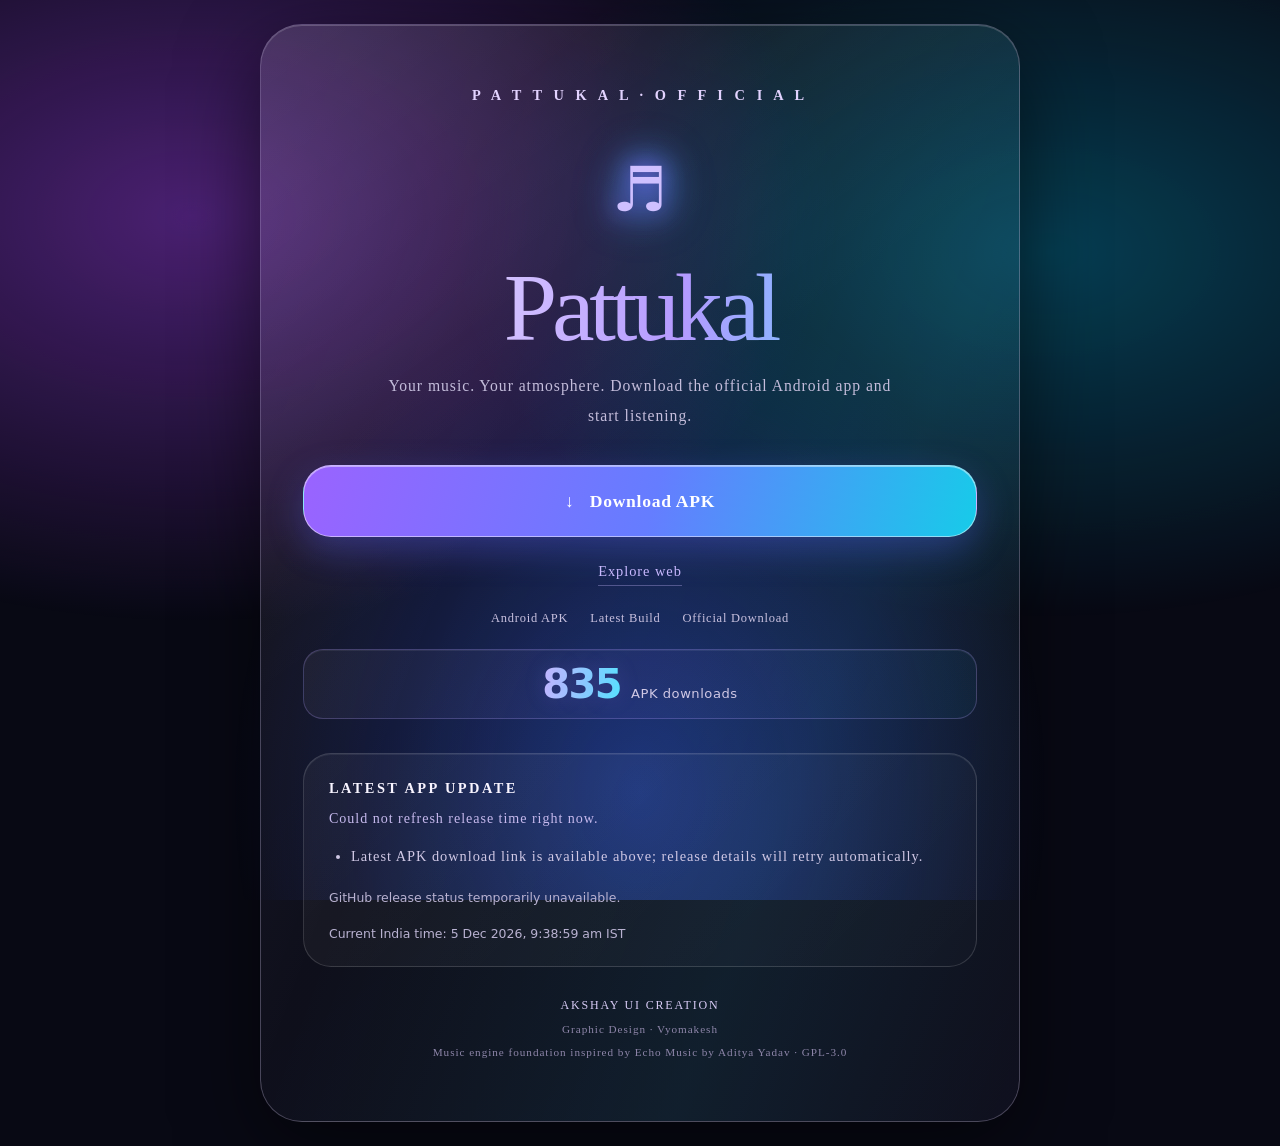
<file: docs/index.html>
<!doctype html><html lang="en"><head><meta charset="utf-8"><meta name="viewport" content="width=device-width,initial-scale=1"><meta name="theme-color" content="#090914"><meta name="description" content="Official Pattukal Android app download, latest APK release time and update notes."><title>Pattukal — Official Music App</title><style>
:root{color-scheme:dark;--text:#f8f4ff;--muted:#c4bddb;--violet:#9c67ff;--cyan:#20d8f2;--blue:#347dff}
*{box-sizing:border-box}body{margin:0;min-height:100svh;padding:24px 14px;background:#080914;color:var(--text);font:16px/1.75 Georgia,"Times New Roman",serif;letter-spacing:.06em;display:flex;justify-content:center;align-items:flex-start}
body:before{content:"";position:fixed;inset:0;z-index:-1;background:radial-gradient(ellipse at 15% 24%,#a34aff66,transparent 42%),radial-gradient(ellipse at 82% 28%,#00c9ff44,transparent 40%),radial-gradient(ellipse at 50% 88%,#3658ff66,transparent 45%);filter:saturate(1.2)}
.shell{position:relative;width:min(760px,100%);padding:clamp(26px,6vw,58px) clamp(20px,4vw,42px);text-align:center;border:1px solid #e4d8ff44;border-radius:42px;background:linear-gradient(145deg,#ffffff17,#ffffff07 42%,#bdaaff0b);box-shadow:0 24px 80px #0008,inset 0 1px #ffffff30;overflow:hidden}
.shell:before{content:"";position:absolute;inset:0;pointer-events:none;border-radius:inherit;background:linear-gradient(110deg,#d7b6ff13,transparent 34%,#23d9ff13 70%,transparent)}
.inner{position:relative}.wordmark{font-size:.9rem;letter-spacing:.28em;font-weight:bold;color:#e3d3ff}.headphones{margin:28px auto 22px;width:100px;height:100px;display:grid;place-items:center;font-family:system-ui,sans-serif;font-size:62px;border-radius:32px;color:#cfc0ff;text-shadow:0 0 24px #8c5dff,0 0 40px #00dfff;filter:drop-shadow(0 0 18px #8261ff66)}
h1{font-size:clamp(3.5rem,11vw,6rem);line-height:1.05;letter-spacing:-.055em;margin:18px 0 12px;font-weight:500;background:linear-gradient(95deg,#f6edff,#b49aff 56%,#45dfff);color:transparent;background-clip:text}
.subtitle{max-width:530px;margin:0 auto;color:var(--muted);font-size:.98rem;line-height:1.9}
.download{display:flex;align-items:center;justify-content:center;gap:12px;width:100%;margin:34px auto 20px;padding:20px 16px;border:1px solid #ffffff80;border-radius:28px;background:linear-gradient(105deg,#9a63ff,#657dff 52%,#17cbe9);color:white;text-decoration:none;font-size:1.1rem;font-weight:bold;letter-spacing:.04em;box-shadow:0 12px 36px #5d68ff55,inset 0 1px #ffffff70;transition:transform .2s,box-shadow .2s}
.download:hover{transform:translateY(-2px);box-shadow:0 18px 42px #31cfff55}.link{display:inline-block;color:#c9b9ff;text-decoration:none;border-bottom:1px solid #c9b9ff55;font-size:.9rem}
.badges{display:flex;justify-content:center;flex-wrap:wrap;gap:22px;margin:22px 0 38px;color:#c9c1df;font-size:.78rem;letter-spacing:.06em}
.download-counter{display:flex;align-items:baseline;justify-content:center;gap:10px;margin:-18px 0 34px;padding:14px 18px;border:1px solid #b9a1ff40;border-radius:20px;background:linear-gradient(120deg,#ffffff0c,#8d72ff12,#24d9f20b);box-shadow:inset 0 1px #ffffff12}.counter-number{font:700 clamp(1.8rem,6vw,2.5rem)/1 system-ui,sans-serif;letter-spacing:-.04em;background:linear-gradient(100deg,#cbb7ff,#53e7ff);color:transparent;background-clip:text;text-shadow:0 0 22px #8b72ff33}.counter-label{font: .82rem/1.4 system-ui,sans-serif;letter-spacing:.04em;color:#d0c8e5}
.update{padding:22px 25px;text-align:left;border:1px solid #ffffff25;border-radius:28px;background:linear-gradient(135deg,#ffffff0c,#ffffff04);box-shadow:inset 0 1px #ffffff12}
.update h2{font-size:.9rem;letter-spacing:.17em;margin:0 0 4px}.stamp{color:#c6b9ed;font-size:.88rem;margin-bottom:12px}.update ul{margin:8px 0 0;padding-left:22px;color:#d0c8e5;font-size:.9rem;overflow-wrap:anywhere}.update li{padding:2px 0 4px}.foot{margin-top:28px;color:#d8cbf5;font-size:.75rem;letter-spacing:.15em}.subfoot{color:#8e86a9;font-size:.7rem;margin-top:4px}.meta{margin-top:14px;color:#b9b2d1;font: .78rem/1.7 system-ui,sans-serif;letter-spacing:0}
@media(max-width:420px){body{padding:16px 10px}.shell{border-radius:32px}.badges{gap:12px}.update{padding:18px}.download{border-radius:22px}}
@media(prefers-reduced-motion:reduce){*,*:before,*:after{transition:none!important}}
</style></head><body><main class="shell"><div class="inner">
<div class="wordmark">P A T T U K A L · O F F I C I A L</div><div class="headphones" aria-hidden="true">♬</div>
<h1>Pattukal</h1><p class="subtitle">Your music. Your atmosphere. Download the official Android app and start listening.</p>
<a class="download" href="https://github.com/T902968/pattukal-listen/releases/download/latest/pattukal.apk">↓ &nbsp; Download APK</a>
<a class="link" href="./pattukal-official-music-app-download.html">Explore web</a>
<div class="badges"><span>Android APK</span><span>Latest Build</span><span>Official Download</span></div>
<div class="download-counter" aria-live="polite"><span class="counter-number" id="download-count">835</span><span class="counter-label">APK downloads</span></div>
<section class="update"><h2>LATEST APP UPDATE</h2><div class="stamp" id="release-time">Loading latest release time…</div><ul id="release-notes"><li>Loading the latest published update notes…</li></ul><div class="meta" id="release-meta">Checking the latest APK from GitHub…</div><div class="meta" id="clock">Current India time: loading…</div></section>
<div class="foot">AKSHAY UI CREATION</div><div class="subfoot">Graphic Design · Vyomakesh</div><div class="subfoot">Music engine foundation inspired by Echo Music by Aditya Yadav · GPL-3.0</div>
</div></main>
<script>
const timeEl=document.getElementById("release-time"),notesEl=document.getElementById("release-notes"),metaEl=document.getElementById("release-meta"),clockEl=document.getElementById("clock"),downloadCountEl=document.getElementById("download-count");
const timeFmt={dateStyle:"medium",timeStyle:"short",timeZone:"Asia/Kolkata"};
function tick(){clockEl.textContent="Current India time: "+new Intl.DateTimeFormat("en-IN",{dateStyle:"medium",timeStyle:"medium",timeZone:"Asia/Kolkata"}).format(new Date())+" IST"}tick();setInterval(tick,1000);
let srvTotal=null,pend=0;function showCount(){if(downloadCountEl)downloadCountEl.textContent=((srvTotal===null?835:srvTotal)+pend).toLocaleString("en-IN");}function setServerCount(n){if(srvTotal!==null&&n>srvTotal)pend=Math.max(0,pend-(n-srvTotal));srvTotal=n;showCount();}document.querySelectorAll('a.download').forEach(a=>a.addEventListener('click',()=>{pend++;showCount();setTimeout(refreshRelease,8000);}));async function refreshRelease(){try{const res=await fetch("https://api.github.com/repos/T902968/pattukal-listen/releases/tags/latest?t="+Date.now(),{cache:"no-store",headers:{"Accept":"application/vnd.github+json"}});if(!res.ok)throw Error("Release API "+res.status);const r=await res.json();const asset=(r.assets||[]).find(x=>x.name==="pattukal.apk");if(downloadCountEl){const actualDownloads=asset&&Number.isFinite(Number(asset.download_count))?Number(asset.download_count):0;const carriedMatch=(r.body||"").match(/Downloads carried:\s*(\d+)/);const carried=carriedMatch?Number(carriedMatch[1]):0;setServerCount(813+carried+actualDownloads);}const d=r.published_at||r.updated_at||r.created_at;timeEl.textContent=d?"Released "+new Intl.DateTimeFormat("en-IN",timeFmt).format(new Date(d))+" IST":"Release time unavailable";const body=(r.body||"").replace(/\\n/g,"\n").replace(/\r/g,"");const items=["Performance mode added in Settings for low-end devices", "Karaoke mode added \u2014 still improving the vocal removal", "Player slider changed to a new Wavy animation, plus 4 new slider styles in Settings", "New Home layout; player buttons fixed with no more bugs", "Ambience on/off option added", "Pattukal Taste AI added in the AI hub for smoother, personal tracks", "Play Next bar made lighter and smoother on more devices", "Spotify bugs fixed", "Settings back button bug fixed", "Default font changed"];notesEl.replaceChildren();for(const item of items.slice(0,12)){const li=document.createElement("li");li.textContent=item;notesEl.appendChild(li)}metaEl.textContent="Build "+(r.tag_name||"latest")+" · APK "+(asset?(asset.size/1048576).toFixed(1)+" MB":"details unavailable")+" · Auto-refreshes every minute";}catch(e){timeEl.textContent="Could not refresh release time right now.";notesEl.replaceChildren();const li=document.createElement("li");li.textContent="Latest APK download link is available above; release details will retry automatically.";notesEl.appendChild(li);metaEl.textContent="GitHub release status temporarily unavailable."}}
refreshRelease();setInterval(refreshRelease,60000);
</script></body></html>
</file>
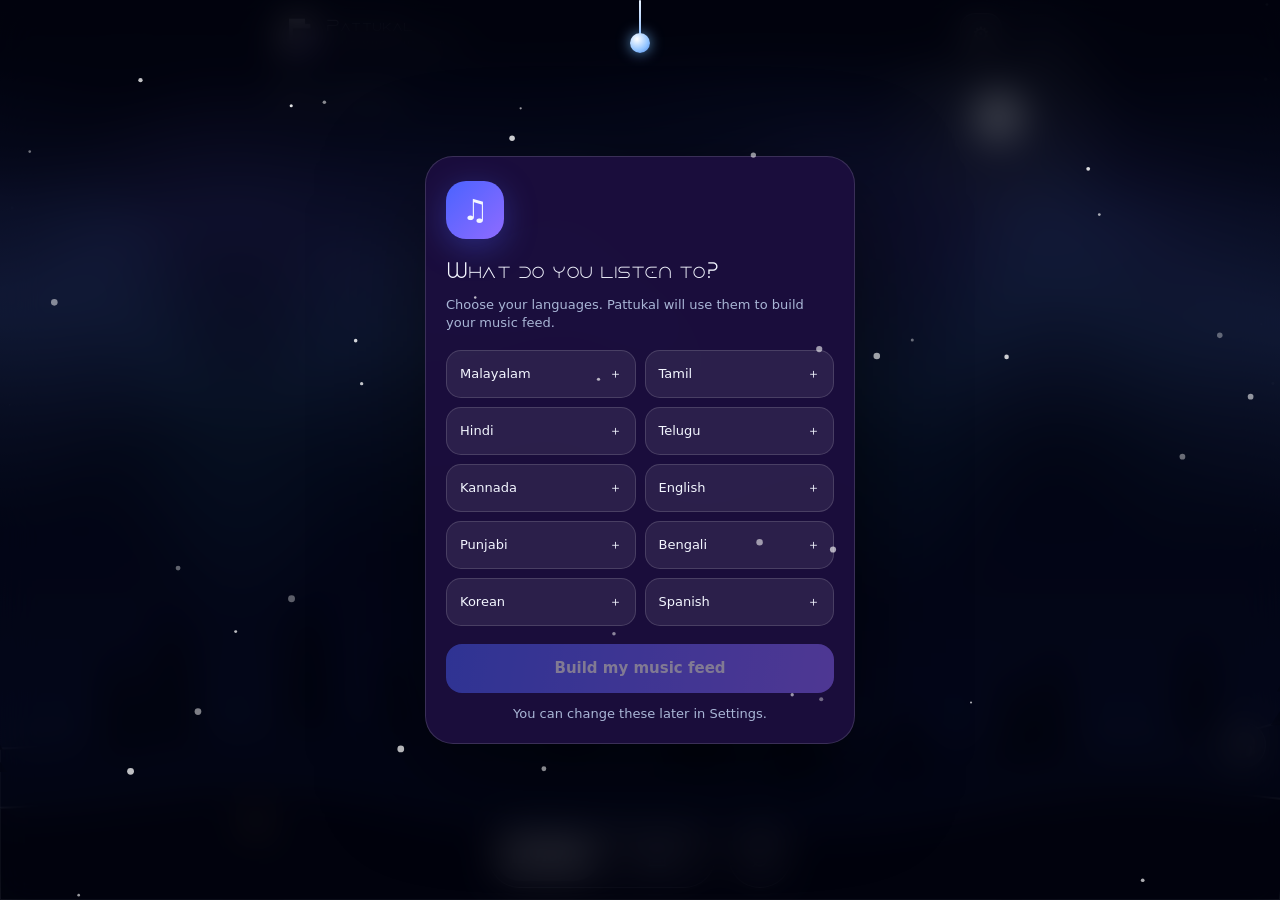
<file: web-app/index.html>
<!doctype html>
<html lang="en">
<head>
<meta charset="utf-8">
<meta name="viewport" content="width=device-width,initial-scale=1,viewport-fit=cover">
<meta name="theme-color" content="#0b0b12" id="themecolor">
<meta name="apple-mobile-web-app-capable" content="yes">
<meta name="mobile-web-app-capable" content="yes">
<meta name="apple-mobile-web-app-status-bar-style" content="black-translucent">
<meta name="apple-mobile-web-app-title" content="Pattukal">
<link rel="manifest" href="manifest.webmanifest">
<link rel="apple-touch-icon" href="icon-192.png">
<link rel="icon" type="image/png" sizes="192x192" href="icon-192.png">
<title>Pattukal</title>
<style>
:root{--bg:#0b0b12;--bg2:#141420;--fg:#f3f2fa;--mut:#9a98b0;--acc:#8b7bff;--acc2:#ff6fb1;--onacc:#0b0b12;--glass:rgba(255,255,255,.07);--line:rgba(255,255,255,.1);--navbg:rgba(11,11,18,.82);--sheetbg:rgba(20,20,32,.94);--menubg:rgba(30,30,46,.97);--shadow:0 24px 60px rgba(0,0,0,.5);--r:20px;--ar:22px;--blur:18px;--dur:1;--fs:15px;--tap:44px;--sp:16px;--font:system-ui,-apple-system,"Segoe UI",Roboto,sans-serif;color-scheme:dark}
html[data-theme=amoled]{--bg:#000;--bg2:#0b0b0b;--navbg:rgba(0,0,0,.9);--sheetbg:rgba(8,8,8,.97);--menubg:#111}
html[data-theme=midnight]{--bg:#070d1f;--bg2:#101a38;--acc:#5aa2ff;--acc2:#7fe3ff;--navbg:rgba(7,13,31,.86);--sheetbg:rgba(14,24,52,.96);--menubg:#16224a}
html[data-theme=crimson]{--bg:#150608;--bg2:#2a0c10;--acc:#ff4d5e;--acc2:#ff9a5c;--navbg:rgba(21,6,8,.86);--sheetbg:rgba(38,10,14,.96);--menubg:#3a1016}
html[data-theme=violet]{--bg:#0d0620;--bg2:#1b0e3d;--acc:#b07bff;--acc2:#ff6fd8;--navbg:rgba(13,6,32,.86);--sheetbg:rgba(28,14,62,.96);--menubg:#2a1560}
html[data-theme=frosted]{--bg:#10121c;--bg2:#1c2030;--glass:rgba(255,255,255,.13);--line:rgba(255,255,255,.2);--blur:28px;--navbg:rgba(24,28,44,.55);--sheetbg:rgba(30,34,52,.6);--menubg:rgba(34,38,58,.8)}
html[data-theme=liquid]{--bg:#06101a;--bg2:#0f2233;--acc:#4de0d0;--acc2:#7aa8ff;--glass:rgba(255,255,255,.1);--line:rgba(255,255,255,.26);--blur:32px;--navbg:rgba(12,34,52,.5);--sheetbg:rgba(14,40,60,.6);--menubg:rgba(16,44,66,.82);--r:26px}
html[data-theme=dynamic]{--bg:#0b0b12;--bg2:#141420}
html[data-theme=light]{--bg:#f6f6fb;--bg2:#e6e6f1;--fg:#15151f;--mut:#5d5b72;--acc:#5b45e0;--acc2:#d6337f;--onacc:#fff;--glass:rgba(0,0,0,.05);--line:rgba(0,0,0,.13);--navbg:rgba(246,246,251,.9);--sheetbg:rgba(255,255,255,.97);--menubg:#fff;--shadow:0 18px 44px rgba(40,30,90,.22);color-scheme:light}
html[data-theme=cream]{--bg:#f7efe0;--bg2:#ebdfc8;--fg:#2a2118;--mut:#6f604b;--acc:#b8601f;--acc2:#8a3b1a;--onacc:#fff;--glass:rgba(60,40,10,.06);--line:rgba(60,40,10,.15);--navbg:rgba(247,239,224,.92);--sheetbg:rgba(252,247,236,.98);--menubg:#fffaf0;--shadow:0 18px 44px rgba(90,60,20,.22);color-scheme:light}
html.hc{--mut:#d7d5e8;--line:rgba(255,255,255,.34)}
html.hc[data-theme=light],html.hc[data-theme=cream]{--mut:#2b2a3a;--line:rgba(0,0,0,.4)}
html.big .ib{width:52px;height:52px}html.big .tools .ib{width:48px;height:48px}html.big .chip{padding:12px 18px}html.big .opt{padding:17px 0}html.big nav button{padding:14px 0}
:focus-visible{outline:3px solid var(--acc);outline-offset:2px;border-radius:8px}
.srcap{position:absolute;width:1px;height:1px;overflow:hidden;clip:rect(0 0 0 0)}
*{box-sizing:border-box;-webkit-tap-highlight-color:transparent}
html{touch-action:manipulation}
html,body{height:100%;margin:0;background:var(--bg);color:var(--fg);font:var(--fs)/1.4 var(--font);overscroll-behavior:none;transition:background-color calc(.3s*var(--dur))}
button{font:inherit;color:inherit;background:none;border:0;cursor:pointer;padding:0}
input{font:inherit;color:inherit}
#app{height:100%;display:flex;flex-direction:column;max-width:760px;margin:auto;position:relative}
main{flex:1;overflow-y:auto;padding:calc(env(safe-area-inset-top) + 12px) 16px 150px}
h1{font-size:26px;margin:6px 0 10px;letter-spacing:-.4px}
h2{font-size:19px;margin:22px 0 2px}
@font-face{font-family:DuneRise;src:url(DuneRise.ttf) format('truetype');font-display:swap}
h1,h2,h3,.ptitle,.brandmark b,.opt>span:first-child,.langcard h2{font-family:DuneRise,var(--font);font-weight:400;letter-spacing:.4px}
.opt>span:first-child small{font-family:var(--font);letter-spacing:0}
.sub{color:var(--mut);font-size:13px;margin:0 0 8px}
.chips{display:flex;gap:8px;overflow-x:auto;padding:4px 0 8px;scrollbar-width:none}
.chip{padding:7px 14px;border-radius:99px;background:var(--glass);border:1px solid var(--line);white-space:nowrap;font-size:13px}
.chip.on{background:var(--acc);border-color:var(--acc);color:var(--onacc);font-weight:600}
.row{display:flex;gap:12px;overflow-x:auto;padding:6px 0;scrollbar-width:none}
.card{flex:0 0 138px;text-align:left;user-select:none;-webkit-user-select:none;-webkit-touch-callout:none}
.card img{width:138px;height:138px;border-radius:16px;object-fit:cover;background:var(--bg2);display:block}
.card b{display:block;margin-top:6px;font-size:13px;white-space:nowrap;overflow:hidden;text-overflow:ellipsis}
.card i{display:block;font-style:normal;color:var(--mut);font-size:12px;white-space:nowrap;overflow:hidden;text-overflow:ellipsis}
.list .it{display:flex;gap:12px;align-items:center;padding:7px 0;width:100%;text-align:left}
.list img{width:48px;height:48px;border-radius:10px;object-fit:cover;background:var(--bg2)}
.list .t{min-width:0;flex:1}.list .t b,.list .t i{display:block;white-space:nowrap;overflow:hidden;text-overflow:ellipsis;font-style:normal}
.list .t i{color:var(--mut);font-size:12px}
.search{display:flex;gap:8px;margin:4px 0 8px}
.search input{flex:1;min-width:0;padding:12px 16px;border-radius:99px;background:var(--glass);border:1px solid var(--line);outline:0}
.search input:focus{border-color:var(--acc)}
/* magic cube */
.cubewrap{perspective:700px;height:210px;display:flex;align-items:center;justify-content:center;margin:2px 0 6px}
.cube{width:150px;height:150px;position:relative;transform-style:preserve-3d;will-change:transform}.cubewrap{touch-action:pan-y;cursor:grab}

@keyframes spin{from{transform:rotateX(-18deg) rotateY(0)}to{transform:rotateX(-18deg) rotateY(360deg)}}
.face{position:absolute;inset:0;border-radius:16px;overflow:hidden;border:1px solid var(--line);background:var(--bg2);backface-visibility:hidden}
.face img{width:100%;height:100%;object-fit:cover}
.face span{position:absolute;left:0;right:0;bottom:0;padding:18px 8px 6px;font-size:11px;background:linear-gradient(transparent,rgba(0,0,0,.75));white-space:nowrap;overflow:hidden;text-overflow:ellipsis}
.f0{transform:rotateY(0) translateZ(75px)}.f1{transform:rotateY(90deg) translateZ(75px)}.f2{transform:rotateY(180deg) translateZ(75px)}.f3{transform:rotateY(-90deg) translateZ(75px)}
.f4{transform:rotateX(90deg) translateZ(75px)}.f5{transform:rotateX(-90deg) translateZ(75px)}
.cubehint{text-align:center;color:var(--mut);font-size:12px}
/* bars */
/* Pattukal redesign: compact top controls + floating navigation */
#app{padding-top:env(safe-area-inset-top);height:100dvh}
#topbar{height:64px;flex:0 0 64px;display:flex;align-items:center;justify-content:space-between;padding:6px 18px 2px;position:relative;z-index:5;background:linear-gradient(180deg,var(--bg),color-mix(in srgb,var(--bg) 78%,transparent))}
.brandmark{display:flex;align-items:center;gap:10px;min-width:0}.brandcube{width:38px;height:38px;display:grid;place-items:center;border-radius:13px;background:linear-gradient(135deg,var(--acc),var(--acc2));color:#fff;font-size:22px;box-shadow:0 5px 24px color-mix(in srgb,var(--acc) 35%,transparent)}
.brandmark b{display:block;font-size:17px;letter-spacing:.2px;line-height:1.2}.brandmark small{display:block;color:var(--mut);font-size:9px;letter-spacing:1.6px;margin-top:3px}
.topgear{width:42px;height:42px;border-radius:15px;background:var(--glass);border:1px solid var(--line);font-size:20px;display:grid;place-items:center;box-shadow:0 6px 22px rgba(0,0,0,.12)}
main{padding-top:8px;padding-bottom:calc(env(safe-area-inset-bottom) + 112px)}
#app nav{position:absolute;left:18px;right:18px;bottom:calc(env(safe-area-inset-bottom) + 12px);padding:7px 9px;display:flex;gap:6px;justify-content:space-around;background:color-mix(in srgb,var(--navbg) 88%,transparent);backdrop-filter:blur(var(--blur));-webkit-backdrop-filter:blur(var(--blur));border:1px solid var(--line);border-radius:24px;box-shadow:0 12px 36px rgba(0,0,0,.28)}
#app nav button{flex:1;padding:5px 0;color:var(--mut);font-size:11px;min-height:48px;display:flex;flex-direction:column;align-items:center;justify-content:center;gap:1px;border-radius:17px;transition:background .2s,color .2s}
#app nav button .navico{font-size:22px;line-height:1.15}#app nav button.on{color:var(--fg);font-weight:650;background:var(--glass)}
#mini{bottom:calc(env(safe-area-inset-bottom) + 86px)}
.langmodal{position:fixed;inset:0;z-index:100;display:none;align-items:center;justify-content:center;padding:22px;background:rgba(2,4,14,.72);backdrop-filter:blur(18px);-webkit-backdrop-filter:blur(18px)}
.langmodal.on{display:flex}.langcard{width:min(100%,430px);max-height:min(84dvh,720px);overflow:auto;padding:24px 20px 20px;border-radius:28px;border:1px solid var(--line);background:var(--sheetbg);box-shadow:0 30px 100px rgba(0,0,0,.5)}
.langorb{width:58px;height:58px;border-radius:20px;display:grid;place-items:center;background:linear-gradient(135deg,var(--acc),var(--acc2));font-size:29px;margin-bottom:16px;box-shadow:0 8px 32px color-mix(in srgb,var(--acc) 35%,transparent)}
.langcard h2{margin:0 0 7px;font-size:24px;letter-spacing:-.5px}.langcard .sub{margin-bottom:18px}.langchoices{display:grid;grid-template-columns:repeat(2,minmax(0,1fr));gap:9px}.langchoices .chip{text-align:left;padding:12px 13px;border-radius:15px;display:flex;align-items:center;justify-content:space-between;min-height:48px}.langchoices .chip.on{box-shadow:0 0 0 1px color-mix(in srgb,var(--acc) 45%,transparent)}.langsave{width:100%;margin-top:18px;padding:14px 18px;border-radius:16px;background:linear-gradient(100deg,var(--acc),var(--acc2));color:#fff;font-weight:700}.langsave:disabled{opacity:.45}
#yt{pointer-events:none!important;opacity:.01!important}.art.video #yt{opacity:.01!important}
@media(max-width:380px){#topbar{padding-left:14px;padding-right:14px}.langcard{padding:20px 16px}.langchoices{gap:7px}.langchoices .chip{padding:10px}}
nav{position:absolute;left:0;right:0;bottom:0;padding:8px 12px calc(env(safe-area-inset-bottom) + 8px);display:flex;justify-content:space-around;background:var(--navbg);backdrop-filter:blur(var(--blur));-webkit-backdrop-filter:blur(var(--blur));border-top:1px solid var(--line)}
.lite nav,.lite #mini,.lite .sheet{backdrop-filter:none;-webkit-backdrop-filter:none;background:var(--bg2)}
nav button{flex:1;padding:8px 0;color:var(--mut);font-size:12px;min-height:var(--tap)}nav button.on{color:var(--fg);font-weight:600}
#mini{position:absolute;left:10px;right:10px;bottom:calc(env(safe-area-inset-bottom) + 62px);display:none;align-items:center;gap:10px;padding:8px 12px;border-radius:18px;background:var(--glass);border:1px solid var(--line);backdrop-filter:blur(var(--blur));-webkit-backdrop-filter:blur(var(--blur))}
#mini.on{display:flex}#mini img{width:40px;height:40px;border-radius:9px;object-fit:cover}
#mini .t{flex:1;min-width:0}#mini b,#mini i{display:block;white-space:nowrap;overflow:hidden;text-overflow:ellipsis;font-style:normal}#mini i{font-size:12px;color:var(--mut)}
.ib{width:var(--tap);height:var(--tap);border-radius:50%;display:inline-flex;align-items:center;justify-content:center;font-size:20px;background:var(--glass)}
.ib.big{width:68px;height:68px;font-size:26px;background:var(--fg);color:var(--bg)}
.ib.on{color:var(--acc2)}
/* player */
#player{position:fixed;inset:0;z-index:20;display:none;flex-direction:column;background:var(--bg);overflow:hidden}
#player.on{display:flex}
#bg{position:absolute;inset:0;width:100%;height:100%}
.pin{position:relative;flex:1;display:flex;flex-direction:column;padding:calc(env(safe-area-inset-top) + 8px) 22px calc(env(safe-area-inset-bottom) + 16px);max-width:560px;width:100%;margin:auto;min-height:0}
.ptop{display:flex;justify-content:space-between;align-items:center}
.art{position:relative;margin:10px auto;width:min(100%,46vh);aspect-ratio:1;border-radius:var(--ar);overflow:hidden;background:var(--bg2);box-shadow:var(--shadow);transition:transform calc(.25s*var(--dur)),border-radius .3s}
.art img{width:100%;height:100%;object-fit:cover;display:block}
.art.crop img{transform:scale(1.35)}
#yt{position:absolute;inset:0;width:100%;height:100%;opacity:.01}
.art.video #yt{opacity:1}
.ptitle{font-size:21px;font-weight:700;margin:8px 0 0;white-space:nowrap;overflow:hidden;text-overflow:ellipsis}
.pby{color:var(--mut);margin:0 0 6px}
canvas#seek{width:100%;height:38px;touch-action:none;display:block}
.times{display:flex;justify-content:space-between;color:var(--mut);font-size:12px;font-variant-numeric:tabular-nums}
.ctl{display:flex;justify-content:space-between;align-items:center;margin:8px 0}
.tools{display:flex;justify-content:space-between;margin-top:2px;gap:2px}
.tools .ib{width:38px;height:38px;font-size:16px}.ctl .ib.sm{width:44px;height:44px;font-size:18px;background:none}.ib.act{color:var(--acc)}
.sheet{position:fixed;left:0;right:0;bottom:0;z-index:40;max-height:78%;overflow-y:auto;padding:18px 18px calc(env(safe-area-inset-bottom) + 18px);background:var(--sheetbg);backdrop-filter:blur(var(--blur));-webkit-backdrop-filter:blur(var(--blur));border-radius:24px 24px 0 0;border-top:1px solid var(--line);display:none}
.sheet.on{display:block}.scrim{position:fixed;inset:0;z-index:30;background:rgba(0,0,0,.5);display:none}.scrim.on{display:block}
.sheet h3{margin:0 0 10px}
.opt{display:flex;justify-content:space-between;align-items:center;gap:12px;padding:12px 0;border-bottom:1px solid var(--line);width:100%;text-align:left}
.opt small{display:block;color:var(--mut)}
.sw{width:46px;height:28px;border-radius:99px;background:rgba(255,255,255,.18);position:relative;flex:none;transition:.2s}
.sw::after{content:"";position:absolute;top:3px;left:3px;width:22px;height:22px;border-radius:50%;background:#fff;transition:.2s}
.sw.on{background:var(--acc)}.sw.on::after{left:21px}
.lyr{max-height:46vh;overflow-y:auto;text-align:center;font-size:20px;font-weight:700;line-height:1.5}
.lyr p{margin:8px 0;opacity:.35;transition:.25s}.lyr p.cur{opacity:1;font-size:24px}
.menu{position:fixed;z-index:60;min-width:200px;border-radius:16px;background:var(--menubg);border:1px solid var(--line);padding:6px;box-shadow:0 12px 40px rgba(0,0,0,.5)}
.menu button{display:block;width:100%;text-align:left;padding:11px 14px;border-radius:10px}.menu button:active{background:var(--glass)}
.toast{position:fixed;left:50%;transform:translateX(-50%);bottom:calc(env(safe-area-inset-bottom) + 130px);z-index:90;background:var(--fg);color:var(--bg);padding:9px 16px;border-radius:99px;font-size:13px;display:none}
.note{color:var(--mut);font-size:12.5px;padding:10px 0}
.empty{color:var(--mut);padding:30px 0;text-align:center}
.tag{display:inline-block;font-size:11px;padding:2px 8px;border-radius:99px;background:var(--glass);margin-left:6px}


/* ---- skeletons, quick play, banners ---- */
.sk{background:linear-gradient(90deg,var(--glass),rgba(255,255,255,.14),var(--glass));background-size:200% 100%;animation:shim calc(1.4s/var(--dur)) linear infinite;border-radius:14px}
.lite .sk,.still .sk{animation:none}
@keyframes shim{from{background-position:200% 0}to{background-position:-200% 0}}
.skrow{display:flex;gap:12px;overflow:hidden;padding:6px 0}.skrow .sk{flex:0 0 138px;height:138px}
.sec-h{display:flex;align-items:baseline;justify-content:space-between}
.retry{padding:14px;border-radius:14px;background:var(--glass);border:1px solid var(--line);color:var(--mut);text-align:center;margin:8px 0}
.retry button{color:var(--acc);font-weight:600;margin-left:8px}
.qgrid{display:grid;grid-template-columns:1fr 1fr;gap:8px;margin:6px 0}
.qgrid button{display:flex;align-items:center;gap:10px;background:var(--glass);border:1px solid var(--line);border-radius:14px;overflow:hidden;text-align:left;padding:0 10px 0 0}
.qgrid img{width:52px;height:52px;object-fit:cover;background:var(--bg2)}.qgrid b{font-size:13px;white-space:nowrap;overflow:hidden;text-overflow:ellipsis;min-width:0}
.cont{display:flex;gap:12px;align-items:center;width:100%;text-align:left;background:var(--glass);border:1px solid var(--line);border-radius:18px;padding:10px}
.cont img{width:64px;height:64px;border-radius:12px;object-fit:cover}.cont .t{flex:1;min-width:0}.cont .t b,.cont .t i{display:block;white-space:nowrap;overflow:hidden;text-overflow:ellipsis;font-style:normal}.cont .t i{color:var(--mut);font-size:12px}
.cont .bar{height:3px;border-radius:2px;background:var(--line);margin-top:6px;overflow:hidden}.cont .bar u{display:block;height:100%;background:var(--acc)}
.pbanner{display:none;margin:6px 0;padding:9px 12px;border-radius:14px;background:var(--glass);border:1px solid var(--line);font-size:13px;text-align:center}
.pbanner.on{display:block}.pbanner button{color:var(--acc);font-weight:700;margin-left:8px}
.ibadge{position:absolute;top:6px;right:6px;font-size:10px}
.ib.sm.on,.ib.sm.act{color:var(--acc)}
.sugg{display:flex;gap:8px;flex-wrap:wrap;margin:2px 0 10px}
.prev{border:1px solid var(--line);border-radius:var(--r);padding:14px;background:linear-gradient(135deg,var(--bg2),var(--bg));margin:8px 0;display:flex;gap:12px;align-items:center;backdrop-filter:blur(var(--blur));-webkit-backdrop-filter:blur(var(--blur));box-shadow:var(--shadow)}
.prev .pa{width:64px;height:64px;border-radius:var(--ar);background:linear-gradient(135deg,var(--acc),var(--acc2));flex:none}
.prev .pt{flex:1}.prev .pt i{display:block;height:5px;border-radius:3px;background:var(--acc);width:60%;margin-top:8px}
.sw-row{display:flex;gap:10px;flex-wrap:wrap;margin:8px 0}
.swatch{width:46px;height:46px;border-radius:50%;border:2px solid var(--line)}.swatch.on{border-color:var(--fg);box-shadow:0 0 0 2px var(--acc)}
.rng{display:block;width:100%;accent-color:var(--acc);margin:6px 0 14px}
.hrow{display:flex;align-items:center;gap:8px;padding:8px 0;border-bottom:1px solid var(--line)}.hrow span{flex:1}
.hrow button{width:40px;height:40px;border-radius:50%;background:var(--glass)}
pre.dg{white-space:pre-wrap;font-size:11.5px;color:var(--mut);background:var(--glass);padding:10px;border-radius:12px;max-height:220px;overflow:auto}
.still *{animation-duration:0s!important;transition-duration:0s!important}
/* ---- player layouts (CSS only: they never touch the audio engine) ---- */
#bgimg{position:absolute;inset:-8%;width:116%;height:116%;object-fit:cover;filter:blur(40px) saturate(1.4);opacity:0;transition:opacity .5s;pointer-events:none}
#player[data-l=immersive] #bgimg,#player[data-l=frosted] #bgimg{opacity:.55}
#player[data-l=immersive] .art{width:min(100%,50vh);box-shadow:0 30px 80px rgba(0,0,0,.6)}
#player[data-l=frosted] .art{box-shadow:0 20px 60px rgba(0,0,0,.45),inset 0 0 0 1px rgba(255,255,255,.35)}
#player[data-l=frosted] .pin{background:rgba(255,255,255,.07);backdrop-filter:blur(var(--blur));-webkit-backdrop-filter:blur(var(--blur));border:1px solid var(--line);border-radius:28px;margin-top:max(8px,env(safe-area-inset-top));margin-bottom:8px;width:calc(100% - 20px)}
.lite #player[data-l=frosted] .pin{backdrop-filter:none;-webkit-backdrop-filter:none;background:var(--bg2)}
#player[data-l=minimal] #bg{opacity:.35}#player[data-l=minimal] .art{width:min(70%,36vh);box-shadow:none;border-radius:16px}
#player[data-l=minimal] .ptitle,#player[data-l=minimal] .pby{text-align:center}
#player[data-l=neon] .art{box-shadow:0 0 0 2px var(--acc),0 0 34px var(--acc),0 0 80px var(--acc2)}
#player[data-l=neon] .ptitle{text-shadow:0 0 14px var(--acc)}#player[data-l=neon] .ib.big{background:var(--acc);color:var(--onacc);box-shadow:0 0 28px var(--acc)}
#player[data-l=classic] .art{border-radius:6px;border:10px solid #f4f1ea;box-shadow:0 14px 34px rgba(0,0,0,.55)}
#player[data-l=classic] .ptitle,#player[data-l=classic] .pby{font-family:Georgia,serif;text-align:center}
#player[data-l=vinyl] .art{border-radius:50%;width:min(86%,44vh);box-shadow:0 0 0 14px #111,0 0 0 15px #333,var(--shadow);animation:rot 14s linear infinite;animation-play-state:paused}
#player[data-l=vinyl].playing .art{animation-play-state:running}
#player[data-l=vinyl] .art::after{content:"";position:absolute;left:50%;top:50%;width:14%;height:14%;transform:translate(-50%,-50%);border-radius:50%;background:var(--bg);box-shadow:0 0 0 3px #111}
#player[data-l=vinyl] .art.crop img{transform:scale(1.35)}
@keyframes rot{to{transform:rotate(360deg)}}
.still #player[data-l=vinyl] .art,.lite #player[data-l=vinyl] .art{animation:none}
.art.tilt{transform:perspective(700px) rotateX(var(--ry,0deg)) rotateY(var(--rx,0deg))}
.breathe .art{animation:breathe calc(7s/var(--dur)) ease-in-out infinite}
#player[data-l=vinyl].breathe .art{animation:rot 14s linear infinite;animation-play-state:paused}#player[data-l=vinyl].breathe.playing .art{animation-play-state:running}
@keyframes breathe{50%{transform:scale(1.025)}}
.still .breathe .art{animation:none}
.glow{position:absolute;left:50%;top:38%;width:70vmin;height:70vmin;transform:translate(-50%,-50%);border-radius:50%;background:radial-gradient(circle,var(--g1,transparent),transparent 70%);opacity:.35;filter:blur(30px);pointer-events:none}
/* ---- extras ---- */
#buddy{position:fixed;right:14px;bottom:calc(env(safe-area-inset-bottom) + 132px);z-index:70;cursor:grab;user-select:none;-webkit-user-select:none;width:46px;height:46px;border-radius:50%;background:var(--glass);border:1px solid var(--line);font-size:22px;backdrop-filter:blur(var(--blur));-webkit-backdrop-filter:blur(var(--blur));animation:bob calc(3s/var(--dur)) ease-in-out infinite}
.lite #buddy,.still #buddy{animation:none;backdrop-filter:none;-webkit-backdrop-filter:none;background:var(--bg2)}
@keyframes bob{50%{transform:translateY(-4px)}}
#galaxy{position:fixed;inset:0;z-index:50;background:var(--bg);display:none}#galaxy.on{display:block}#galaxy canvas{width:100%;height:100%;display:block;touch-action:none}
#galaxy .gx{position:absolute;top:calc(env(safe-area-inset-top) + 10px);left:12px;right:12px;display:flex;justify-content:space-between;align-items:center;pointer-events:none}#galaxy .gx *{pointer-events:auto}
#galaxy .gh{position:absolute;left:0;right:0;bottom:calc(env(safe-area-inset-bottom) + 14px);text-align:center;color:var(--mut);font-size:12px;pointer-events:none}

/* ---- floating liquid-glass bars: mini player pill, gap, nav pill + search circle ---- */
.brandcube{background:none!important;box-shadow:none!important;overflow:hidden;padding:0}.brandcube img{width:100%;height:100%;border-radius:13px;display:block}
:root{--navh:64px;--navgap:14px;--glassfill:linear-gradient(180deg,rgba(255,255,255,.16),rgba(255,255,255,.05));--glassrim:rgba(255,255,255,.26)}
main{padding-bottom:calc(env(safe-area-inset-bottom) + 190px)!important}
#app nav{left:0;right:0;bottom:0;padding:0 14px calc(env(safe-area-inset-bottom) + 12px);display:flex;justify-content:center;align-items:center;gap:12px;background:none!important;border:0!important;backdrop-filter:none!important;-webkit-backdrop-filter:none!important;pointer-events:none}
#app nav>*{pointer-events:auto}
#app .navpill{display:flex;gap:6px;padding:6px;height:var(--navh);border-radius:99px;background:var(--glassfill);border:1px solid var(--glassrim);backdrop-filter:blur(var(--blur)) saturate(1.5);-webkit-backdrop-filter:blur(var(--blur)) saturate(1.5);box-shadow:0 10px 30px rgba(0,0,0,.35),inset 0 1px 0 rgba(255,255,255,.25)}
#app .navpill button{flex-direction:row;gap:8px;min-width:96px;min-height:0;height:100%;padding:0 20px;border-radius:99px;font-size:15px;color:var(--mut)}
#app .navpill button.on{background:rgba(255,255,255,.2);color:var(--fg);font-weight:650;box-shadow:inset 0 1px 0 rgba(255,255,255,.25)}
#app .navpill button:not(.on) span:not(.navico){display:none}
#app nav .navsearch{width:var(--navh);height:var(--navh);flex:none;min-height:0;padding:0;border-radius:50%;display:flex;align-items:center;justify-content:center;background:var(--glassfill);border:1px solid var(--glassrim);backdrop-filter:blur(var(--blur)) saturate(1.5);-webkit-backdrop-filter:blur(var(--blur)) saturate(1.5);box-shadow:0 10px 30px rgba(0,0,0,.35),inset 0 1px 0 rgba(255,255,255,.25);color:var(--mut)}
#app nav .navsearch.on{color:var(--fg);background:rgba(255,255,255,.2)}
#app nav .navico{font-size:24px;line-height:1}#app nav .navsearch .navico{font-size:30px}
#app #mini{left:14px;right:14px;bottom:calc(env(safe-area-inset-bottom) + 12px + var(--navh) + var(--navgap));gap:12px;padding:8px 10px 8px 8px;border-radius:99px;min-height:64px;background:var(--glassfill);border:1px solid var(--glassrim);backdrop-filter:blur(var(--blur)) saturate(1.5);-webkit-backdrop-filter:blur(var(--blur)) saturate(1.5);box-shadow:0 10px 30px rgba(0,0,0,.35),inset 0 1px 0 rgba(255,255,255,.25)}
#app #mini img{width:48px;height:48px;border-radius:50%}
#app #mini .ib{background:none;width:44px;height:44px}
.lite #app nav,.lite #app .navpill,.lite #app .navsearch,.lite #app #mini{backdrop-filter:none!important;-webkit-backdrop-filter:none!important}
.lite #app .navpill,.lite #app .navsearch,.lite #app #mini{background:var(--bg2)}
</style>
</head>
<body>
<div id="app">
  <header id="topbar"><div class="brandmark"><span class="brandcube"><img src="icon-192.png" alt="" width="38" height="38"></span><span><b>Pattukal</b><small>YOUR MUSIC UNIVERSE</small></span></div><button id="topsettings" class="topgear" aria-label="Open settings" title="Settings">⚙</button></header>
  <main id="main"></main>
  <div id="mini"><img id="mimg" alt=""><div class="t" id="mtxt"></div><button class="ib" id="mplay">▶</button><button class="ib" id="mnext" aria-label="Next song">⏭</button></div>
  <nav aria-label="Main navigation"><div class="navpill"><button data-t="home" class="on"><span class="navico">⌂</span><span>Home</span></button><button data-t="library"><span class="navico">▤</span><span>Library</span></button></div><button data-t="search" class="navsearch" aria-label="Search"><span class="navico">⌕</span></button></nav>
</div>

<div id="player" data-l="immersive">
  <canvas id="bg"></canvas><img id="bgimg" alt="" referrerpolicy="no-referrer"><div class="glow" id="glow"></div>
  <div class="pin">
    <div class="ptop"><button class="ib" id="pclose">⌄</button><span class="sub" id="pstate" style="margin:0">Now playing</span><button class="ib" id="pmenu">⋯</button></div>
    <div class="art" id="art"><img id="pimg" alt=""><div id="yt"></div></div>
    <p class="ptitle" id="ptitle"></p><p class="pby" id="pby"></p><div class="pbanner" id="pban" role="status"></div>
    <canvas id="seek"></canvas>
    <div class="times"><span id="tcur">0:00</span><span id="tdur">0:00</span></div>
    <div class="ctl">
      <button class="ib sm" id="pshuf" aria-label="Shuffle">⤮</button><button class="ib" id="pprev" aria-label="Previous">⏮</button>
      <button class="ib big" id="pplay" aria-label="Play">▶</button>
      <button class="ib" id="pnext" aria-label="Next">⏭</button><button class="ib sm" id="prep" aria-label="Repeat">⟲</button>
    </div>
    <div class="tools">
      <button class="ib" id="plike" aria-label="Favourite">♡</button><button class="ib" id="pq" aria-label="Queue">☰</button>
      <button class="ib" id="blyr" title="Lyrics">♪</button>
      <button class="ib" id="bamb" title="Ambience">☁</button>
      <button class="ib" id="bsleep" title="Sleep timer">☾</button>
      <button class="ib" id="bbg" title="Player background">✦</button><button class="ib" id="blay" title="Player layout">◫</button>
    </div>
  </div>
</div>
<div class="scrim" id="scrim"></div>
<div class="sheet" id="sheet"></div>
<div id="langmodal" class="langmodal" role="dialog" aria-modal="true" aria-labelledby="langtitle"></div>
<div class="toast" id="toast" role="status" aria-live="polite"></div>
<button id="buddy" aria-label="Pattukal Buddy" style="display:none">🎧</button>
<div id="galaxy"><canvas id="gcv"></canvas><div class="gx"><button class="ib" id="gclose" aria-label="Close galaxy">✕</button><span class="sub" style="margin:0" id="gtitle">Music Galaxy</span><span></span></div><div class="gh">Drag to move · pinch or scroll to zoom · tap a star</div></div>

<script>
window.addEventListener('error',e=>{if(e.target&&e.target!==window)return;const m=document.getElementById('main');if(m&&!m.children.length)m.innerHTML='<p style="padding:20px;color:#f88">Something went wrong: '+String(e.message).replace(/</g,'&lt;')+'<br><br>Fully close and reopen the page.</p>'});
</script>
<script>
"use strict";
/* ---------- tiny helpers ---------- */
// Thumbnails: try several hosts and sizes in turn, because some networks block one of them.
const THUMB_URLS=[
 id=>'https://i.ytimg.com/vi/'+id+'/hqdefault.jpg',
 id=>'https://img.youtube.com/vi/'+id+'/hqdefault.jpg',
 id=>'https://i.ytimg.com/vi/'+id+'/mqdefault.jpg',
 id=>'https://i9.ytimg.com/vi/'+id+'/hqdefault.jpg',
 id=>'https://wsrv.nl/?w=360&url='+encodeURIComponent('https://i.ytimg.com/vi/'+id+'/hqdefault.jpg'),
 id=>'https://i.ytimg.com/vi/'+id+'/default.jpg'
];
const thumb=id=>(typeof S!=='undefined'&&S.dataSaver?THUMB_URLS[2]:THUMB_URLS[0])(id);
function nextThumb(i){const id=i.dataset.id;if(!id)return;const n=(+i.dataset.n||0)+1;
  if(n<THUMB_URLS.length){i.dataset.n=n;i.src=THUMB_URLS[n](id)}else{i.removeAttribute('src');i.style.background='linear-gradient(135deg,#2a1f5c,#5c1f4a)'}}
document.addEventListener('error',e=>{if(e.target.tagName==='IMG')nextThumb(e.target)},true);
document.addEventListener('load',e=>{const i=e.target;if(i.tagName==='IMG'&&i.dataset.id&&i.naturalWidth<=120&&i.naturalHeight<=90&&(+i.dataset.n||0)<THUMB_URLS.length-1)nextThumb(i)},true);
function setImg(el,id){el.dataset.n=0;el.dataset.id=id;el.referrerPolicy='no-referrer';el.src=thumb(id)}
const $=s=>document.querySelector(s);
const LS={get(k,d){try{const v=localStorage.getItem('pk_'+k);return v==null?d:JSON.parse(v)}catch(e){return d}},set(k,v){try{localStorage.setItem('pk_'+k,JSON.stringify(v))}catch(e){}}};
const esc=s=>String(s||'').replace(/[&<>"]/g,c=>({'&':'&amp;','<':'&lt;','>':'&gt;','"':'&quot;'}[c]));
const fmt=s=>{s=Math.max(0,Math.floor(s||0));return Math.floor(s/60)+':'+String(s%60).padStart(2,'0')};
let toastT;function toast(m){const t=$('#toast');t.textContent=m;t.style.display='block';clearTimeout(toastT);toastT=setTimeout(()=>t.style.display='none',1800)}
const shuffle=a=>{a=a.slice();for(let i=a.length-1;i>0;i--){const j=Math.floor(Math.random()*(i+1));[a[i],a[j]]=[a[j],a[i]]}return a};

/* ---------- settings ---------- */
const SECTIONS=[['continue','Continue listening'],['quick','Quick Play'],['cube','Magic Cube'],['capsule','Mystery Capsule'],['fold','Time Fold'],['hwcol','Winter collections'],['recent','Recently played'],['lang','Language songs'],['taste','Taste AI mixes'],['mood','Moods & genres'],['artists','Your artists'],['top','Top songs']];
const THEMES=[['violet','Violet Galaxy',['#0d0620','#b07bff']],['amoled','AMOLED Black',['#000','#8b7bff']],['midnight','Midnight Blue',['#070d1f','#5aa2ff']],['crimson','Crimson',['#150608','#ff4d5e']],['frosted','Frosted Glass',['#10121c','#9fb4ff']],['liquid','Liquid Glass',['#06101a','#4de0d0']],['light','Minimal Light',['#f6f6fb','#5b45e0']],['cream','Warm Cream',['#f7efe0','#b8601f']],['dynamic','Dynamic Album',['#0b0b12','#ff6fb1']]];
const LIGHT_THEMES=['light','cream'];
const LAYOUTS=[['immersive','Immersive Artwork'],['minimal','Minimal'],['vinyl','Vinyl'],['neon','Neon'],['frosted','Frosted Glass'],['classic','Classic']];
const GRADS=[['Default',null,null],['Sunset','#ff7a45','#ff3d8b'],['Ocean','#2fd0ff','#5a6bff'],['Aurora','#4dffb0','#7a5cff'],['Mango','#ffd24d','#ff6b3d']];
const S=Object.assign({lowEnd:!!(navigator.deviceMemory&&navigator.deviceMemory<=2),battery:false,reduceAnim:false,tasteAi:true,daily:true,mood:true,discover:true,ambienceBtn:true,cropThumb:true,slider:'wavy',bg:'waves',langs:null,
  theme:'violet',themeLight:'light',themeDark:'violet',mode:'dark',accent:null,accent2:null,useGrad:false,blur:18,artR:22,contrast:false,big:false,fs:15,anim:1,layout:'immersive',dynCol:true,artFx:true,
  autoRadio:true,restore:true,openFull:false,shufDef:false,repDef:'off',dataSaver:false,buddy:true,winterOn:true,wvar:'midnight',frost:false,wtouch:true,water:true,wlow:false,ovOn:true,ovFx:'snow',ovMode:'gentle',ovInt:6,hwReduce:false,hwSound:false,gest:true,gestGlitter:true,liquid:true,gestSeen:false},LS.get('settings',{}));
if(!Array.isArray(S.sections))S.sections=[];
SECTIONS.forEach(x=>{if(!S.sections.some(y=>y.id===x[0]))S.sections.push({id:x[0],on:true})});
S.sections=S.sections.filter(y=>SECTIONS.some(x=>x[0]===y.id));
const saveS=()=>{LS.set('settings',S);applyPerf();if(window.PK&&PK.hw)PK.hw.apply()};
const lite=()=>S.lowEnd||S.battery;
const still=()=>lite()||S.reduceAnim||S.anim===0;
let ACC='#8b7bff',ACC2='#ff6fb1',BGC='#0b0b12';
function effTheme(){const light=matchMedia&&matchMedia('(prefers-color-scheme: light)').matches;
  if(S.mode==='light')return LIGHT_THEMES.includes(S.theme)?S.theme:(S.themeLight||'light');
  if(S.mode==='dark')return LIGHT_THEMES.includes(S.theme)?(S.themeDark||'violet'):S.theme;
  return light?(LIGHT_THEMES.includes(S.theme)?S.theme:(S.themeLight||'light')):(LIGHT_THEMES.includes(S.theme)?(S.themeDark||'violet'):S.theme)}
function applyPerf(){const r=document.documentElement,t=effTheme();
  r.classList.toggle('lite',lite()||S.reduceAnim);r.classList.toggle('still',still());r.classList.toggle('hc',!!S.contrast);r.classList.toggle('big',!!S.big);
  r.dataset.theme=t;const st=r.style;
  ['--acc','--acc2'].forEach(k=>st.removeProperty(k));
  if(S.accent)st.setProperty('--acc',S.accent);if(S.accent2)st.setProperty('--acc2',S.accent2);
  st.setProperty('--blur',(lite()?0:S.blur)+'px');st.setProperty('--ar',S.artR+'px');st.setProperty('--fs',S.fs+'px');
  st.setProperty('--dur',S.anim===2?1.6:1);st.setProperty('--tap',S.big?'52px':'44px');
  if(t==='dynamic'&&typeof pal!=='undefined'&&pal.acc&&!S.accent){st.setProperty('--acc',pal.acc);st.setProperty('--acc2',pal.acc2||pal.acc)}
  const cs=getComputedStyle(r);ACC=cs.getPropertyValue('--acc').trim()||ACC;ACC2=cs.getPropertyValue('--acc2').trim()||ACC2;BGC=cs.getPropertyValue('--bg').trim()||BGC;
  r.classList.toggle('grad',!!S.useGrad);
  const tc=document.getElementById('themecolor');if(tc)tc.content=BGC;
  const pl=document.getElementById('player');if(pl){pl.dataset.l=S.layout;pl.classList.toggle('breathe',!!S.artFx&&!still())}
}
matchMedia&&matchMedia('(prefers-color-scheme: light)').addEventListener&&matchMedia('(prefers-color-scheme: light)').addEventListener('change',()=>{if(S.mode==='system')applyPerf()});
/* album colours: read from the artwork through a CORS-friendly image proxy; falls back to colours derived from the song id */
let pal={c1:'#2a1f5c',c2:'#5c1f4a',acc:'#b07bff',acc2:'#ff6fb1'};const palCache={};
function hsl(h,s,l){return `hsl(${Math.round(h)} ${Math.round(s)}% ${Math.round(l)}%)`}
function hashPal(id){let h=0;for(const ch of id)h=(h*31+ch.charCodeAt(0))>>>0;const a=h%360;return{c1:hsl(a,55,20),c2:hsl(a+50,60,30),acc:hsl(a,80,68),acc2:hsl(a+60,80,70)}}
function getPal(id){if(palCache[id])return Promise.resolve(palCache[id]);
  if(lite()||S.dataSaver)return Promise.resolve(hashPal(id));
  return new Promise(res=>{let done=false;const fin=p=>{if(done)return;done=true;palCache[id]=p;res(p)};
    const to=setTimeout(()=>fin(hashPal(id)),4000);const im=new Image();im.crossOrigin='anonymous';
    im.onload=()=>{clearTimeout(to);try{const c=document.createElement('canvas');c.width=c.height=12;const x=c.getContext('2d');x.drawImage(im,0,0,12,12);const d=x.getImageData(0,0,12,12).data;
      const bk=Array.from({length:6},()=>({w:0,h:0,s:0,l:0}));
      for(let i=0;i<d.length;i+=4){const r=d[i]/255,g=d[i+1]/255,b=d[i+2]/255,mx=Math.max(r,g,b),mn=Math.min(r,g,b),l=(mx+mn)/2,df=mx-mn;if(df<.08)continue;
        const sa=df/(1-Math.abs(2*l-1)||1);let h=mx===r?((g-b)/df)%6:mx===g?(b-r)/df+2:(r-g)/df+4;h=(h*60+360)%360;const w=sa*(1-Math.abs(2*l-1))+.01,k=Math.floor(h/60);bk[k].w+=w;bk[k].h+=h*w;bk[k].s+=sa*w;bk[k].l+=l*w}
      const t=bk.filter(b=>b.w>0).sort((a,b)=>b.w-a.w);if(!t.length)return fin(hashPal(id));
      const a=t[0],h=a.h/a.w,sa=Math.min(100,a.s/a.w*100),h2=t[1]?t[1].h/t[1].w:h+45;
      fin({c1:hsl(h,Math.min(70,sa),20),c2:hsl(h2,Math.min(70,sa),30),acc:hsl(h,Math.max(65,Math.min(90,sa)),68),acc2:hsl(h2,Math.max(65,Math.min(90,sa)),70)})}catch(e){fin(hashPal(id))}};
    im.onerror=()=>{clearTimeout(to);fin(hashPal(id))};
    im.src='https://wsrv.nl/?w=24&h=24&url='+encodeURIComponent('https://i.ytimg.com/vi/'+id+'/hqdefault.jpg')})}
function applyPal(p){pal=p;const r=document.documentElement.style;r.setProperty('--g1',p.acc);applyPerf()}
applyPerf();

/* ---------- data ---------- */
const LANGS=[['ml','Malayalam','malayalam'],['ta','Tamil','tamil'],['hi','Hindi','hindi bollywood'],['te','Telugu','telugu'],['kn','Kannada','kannada'],['en','English','english pop'],['pa','Punjabi','punjabi'],['bn','Bengali','bengali'],['ko','Korean','k-pop korean'],['es','Spanish','spanish latin']];
let likes=LS.get('likes',[]), hist=LS.get('hist',[]), skipped=LS.get('skipped',{});
const saveLikes=()=>LS.set('likes',likes), saveHist=()=>LS.set('hist',hist.slice(-150)), saveSkip=()=>LS.set('skipped',skipped);
const isLiked=id=>likes.some(s=>s.id===id);
const visible=a=>a.filter(s=>!skipped[s.id]);

/* ---------- song search: tries public Piped / Invidious servers in order ---------- */
const PIPED=['https://pipedapi.kavin.rocks','https://pipedapi.adminforge.de','https://api.piped.private.coffee','https://pipedapi.leptons.xyz'];
const INV=['https://inv.nadeko.net','https://yewtu.be','https://invidious.nerdvpn.de'];
let working=LS.get('backend',null);
const cache=new Map();
function tmo(p,ms){return Promise.race([p,new Promise((_,r)=>setTimeout(()=>r(new Error('timeout')),ms))])}
const norm={
 piped:(i,base)=>(i.items||[]).filter(x=>x.url&&x.url.includes('watch?v=')).map(x=>({id:x.url.split('v=')[1],title:x.title,artist:(x.uploaderName||'').replace(/ - Topic$/,''),img:thumb(x.url.split('v=')[1]),dur:x.duration})),
 inv:(a)=>(a||[]).filter(x=>x.videoId).map(x=>({id:x.videoId,title:x.title,artist:(x.author||'').replace(/ - Topic$/,''),img:thumb(x.videoId),dur:x.lengthSeconds}))
};
async function tryBackend(kind,base,q){
  const u=kind==='piped'?`${base}/search?q=${encodeURIComponent(q)}&filter=music_songs`:`${base}/api/v1/search?q=${encodeURIComponent(q)}&type=video`;
  const r=await tmo(fetch(u),7000);if(!r.ok)throw new Error(r.status);
  const j=await r.json();const out=kind==='piped'?norm.piped(j):norm.inv(j);if(!out.length)throw new Error('empty');return out.map(s=>({...s,img:thumb(s.id)}));
}
async function search(q){
  q=q.trim();if(!q)return[];if(cache.has(q))return cache.get(q);
  const order=[];if(working)order.push(working);
  PIPED.forEach(b=>order.push({kind:'piped',base:b}));INV.forEach(b=>order.push({kind:'inv',base:b}));
  for(const o of order){
    try{const r=await tryBackend(o.kind,o.base,q);working=o;LS.set('backend',o);cache.set(q,r);r.forEach(x=>{if(typeof seen!=='undefined'){seen.set(x.id,x);if(seen.size>800)seen.delete(seen.keys().next().value)}});return r}catch(e){}
  }
  return null; // null = no server reachable
}
let offline=false;
async function sx(q){const r=await search(q);if(r===null){offline=true;return[]}offline=false;return r}

/* ---------- player core: the YouTube embedded player is the single audio engine ---------- */
const APP_VER='Web 1.6 · Winter Edition, Overlay effects, Water fill, Dune Rise font, Gesture Music';
const isIOS=()=>/iphone|ipad|ipod/i.test(navigator.userAgent)||(navigator.platform==='MacIntel'&&navigator.maxTouchPoints>1);
let yt=null,ytReady=false,pending=null,status='idle',errRun=0,loadTok=0,restored=null,stallT=0,ytWait=0;
const diag=[];const dlog=m=>{diag.push(new Date().toTimeString().slice(0,8)+' '+m);if(diag.length>60)diag.shift()};
const queue=[];let qi=-1,cur=null,playing=false,dur=0,pos=0,repeat=S.repDef||'off',shuf=!!S.shufDef,origOrder=null,radioBusy=false;
const seen=new Map();
function banner(msg,label,fn){const b=$('#pban');if(!msg){b.classList.remove('on');b.textContent='';return}b.textContent=msg+' ';if(label){const x=document.createElement('button');x.textContent=label;x.onclick=fn;b.appendChild(x)}b.classList.add('on')}
function loadYT(){ytWait&&clearTimeout(ytWait);document.querySelectorAll('script[data-yt]').forEach(n=>n.remove());
  const s=document.createElement('script');s.src='https://www.youtube.com/iframe_api';s.dataset.yt=1;s.onerror=()=>{dlog('YouTube API script blocked');banner('The YouTube player could not load.','Retry',loadYT)};document.head.appendChild(s);
  ytWait=setTimeout(()=>{if(!ytReady){dlog('YouTube player timed out');banner('The YouTube player is slow to load.','Retry',loadYT)}},12000)}
const errText=c=>c===101||c===150?"The owner doesn't allow this song to play here.":c===100?'This video was removed.':c===2?'This song link is invalid.':"This song couldn't be played.";
/* ---- playback engine ----
   Songs play through a normal audio element when a stream is available (this keeps playing with the screen
   off and in the background, and gives lock-screen controls). If no stream can be fetched, the YouTube
   player is used as a fallback. Everything else in the app talks to `yt`, which is this wrapper. */
let realYT=null;
function ysc(e){
      const st=e.data;let vid=null;try{vid=yt.getVideoData().video_id}catch(_){}
      if(cur&&vid&&vid!==cur.id){dlog('ignored stale event '+st);return}  // old track reporting late
      if(st===1){playing=true;status='playing';errRun=0;clearTimeout(stallT);banner();try{dur=yt.getDuration()||dur}catch(_){}}
      else if(st===2){playing=false;if(status!=='error'&&status!=='stalled')status='paused'}
      else if(st===3){status='buffering'}
      else if(st===0){playing=false;status='ended';onEnded()}
      uiPlay();
    }
function yer(e){const c=e.data;dlog('player error '+c);clearTimeout(stallT);errRun++;
      if(errRun>=3){status='error';playing=false;banner(errText(c),'Retry',retry);uiPlay();return}
      toast("Can't play this one, skipping");next(true)}
const au=new Audio();au.preload='auto';au.setAttribute('playsinline','');au.crossOrigin=null;
const H={mode:'yt',vid:null,tok:0,tried:{},
  async streamFor(id){
    if(H.tried[id]&&H.tried[id].url)return H.tried[id].url;
    if(H.tried[id]&&H.tried[id].bad)return null;
    const order=[];if(working&&working.kind==='piped')order.push(working.base);PIPED.forEach(b=>{if(!order.includes(b))order.push(b)});
    try{
      const hit=await Promise.any(order.map(async base=>{
        const r=await tmo(fetch(base+'/streams/'+id),6500);if(!r.ok)throw 0;const j=await r.json();
        const all=(j.audioStreams||[]).filter(x=>x.url&&!x.videoOnly);const m4a=all.filter(x=>/mp4|m4a|aac/i.test(x.mimeType||x.format||''));
        const pool=(m4a.length?m4a:all).slice().sort((x,y)=>(x.bitrate||0)-(y.bitrate||0));
        const pick=pool.filter(x=>(x.bitrate||0)<=170000).pop()||pool[0];if(!pick)throw 0;return {base,url:pick.url}}));
      H.tried[id]={url:hit.url};dlog('stream via '+hit.base);return hit.url}catch(e){}
    for(const base of INV){ // Invidious serves AAC audio (itag 140) through its own proxy
      const u=base+'/latest_version?id='+id+'&itag=140&local=true';
      try{const r=await tmo(fetch(u,{method:'HEAD',mode:'no-cors'}),5000);H.tried[id]={url:u};dlog('stream via '+base);return u}catch(e){}
    }
    return null},
  async loadVideoById(arg){
    const id=typeof arg==='string'?arg:arg.videoId,start=(arg&&arg.startSeconds)||0,tok=++H.tok;H.vid=id;H.mode='loading';
    try{au.pause()}catch(e){}try{realYT&&realYT.pauseVideo&&realYT.pauseVideo()}catch(e){}
    const url=await H.streamFor(id);if(tok!==H.tok)return;
    if(url){H.mode='audio';au.src=url;H.start=start;
      const go=()=>{if(tok!==H.tok)return;if(H.start){try{au.currentTime=H.start}catch(e){}H.start=0}au.play().catch(err=>{dlog('audio play blocked: '+err.name);ysc({data:2})})};
      au.addEventListener('loadedmetadata',go,{once:true});au.load()}
    else H.fallback(arg)},
  fallback(arg){ // use the YouTube player for this song
    H.mode='yt';try{au.pause();au.removeAttribute('src')}catch(e){}
    if(realYT&&realYT.loadVideoById){dlog('using YouTube player');realYT.loadVideoById(arg)}
    else{dlog('no stream and YouTube player unavailable');yer({data:5})}},
  playVideo(){if(H.mode==='audio')return au.play().catch(()=>{});realYT&&realYT.playVideo()},
  pauseVideo(){if(H.mode==='audio')return au.pause();realYT&&realYT.pauseVideo()},
  seekTo(t,a){if(H.mode==='audio'){try{au.currentTime=t}catch(e){}}else realYT&&realYT.seekTo(t,a)},
  getCurrentTime(){return H.mode==='audio'?au.currentTime:(realYT?realYT.getCurrentTime():0)},
  getDuration(){return H.mode==='audio'?(isFinite(au.duration)?au.duration:0):(realYT?realYT.getDuration():0)},
  getPlayerState(){if(H.mode==='audio')return au.ended?0:au.paused?2:(au.readyState<3?3:1);return realYT?realYT.getPlayerState():-1},
  getVideoData(){return H.mode==='audio'?{video_id:H.vid}:(realYT?realYT.getVideoData():{})},
  setVolume(v){au.volume=Math.max(0,Math.min(1,v/100));try{realYT&&realYT.setVolume(v)}catch(e){}}
};
yt=H;ytReady=true;
au.addEventListener('playing',()=>{if(H.mode==='audio')ysc({data:1})});
au.addEventListener('pause',()=>{if(H.mode==='audio'&&!au.ended)ysc({data:2})});
au.addEventListener('waiting',()=>{if(H.mode==='audio')ysc({data:3})});
au.addEventListener('ended',()=>{if(H.mode==='audio')ysc({data:0})});
au.addEventListener('error',()=>{if(H.mode!=='audio')return;const id=H.vid;dlog('audio stream failed, using YouTube');delete H.tried[id];H.fallback(id)});
// iPhone only lets an audio element start after it has been played once from a tap: unlock it on the first touch
(function(){const un=()=>{removeEventListener('pointerdown',un,true);try{au.src='[data-uri]';au.play().then(()=>{if(String(au.src).startsWith('data:'))au.pause()}).catch(()=>{});}catch(e){}};addEventListener('pointerdown',un,true)})();
try{au.volume=Math.max(0,Math.min(1,LS.get('musicVol',100)/100))}catch(e){}
window.onYouTubeIframeAPIReady=()=>{
  if(realYT)return;
  realYT=new YT.Player('yt',{width:'100%',height:'100%',playerVars:{playsinline:1,controls:0,rel:0,modestbranding:1,disablekb:1,fs:0,iv_load_policy:3},events:{
    onReady:()=>{dlog('YouTube fallback ready');clearTimeout(ytWait);try{realYT.setVolume(LS.get('musicVol',100))}catch(e){}},
    onStateChange:e=>{if(H.mode==='yt')ysc(e)},
    onError:e=>{if(H.mode==='yt')yer(e)}
  }});
};
loadYT();
function play(song,list){
  if(list){queue.length=0;visible(list).forEach(s=>queue.push(s));qi=Math.max(0,queue.findIndex(s=>s.id===song.id));if(qi<0){queue.unshift(song);qi=0}origOrder=null;if(shuf)setShuffle(true,true)}
  else if(song){queue.splice(qi+1,0,song);qi++}
  restored=null;errRun=0;load(queue[qi]);if(S.openFull)openPlayer();
}
function load(s,startAt){
  if(!s)return;cur=s;seen.set(s.id,s);pos=startAt||0;dur=s.dur||0;const tok=++loadTok;status='loading';banner();
  const last=hist[hist.length-1];if(!last||last.id!==s.id||Date.now()-last.t>15000){hist.push({id:s.id,title:s.title,artist:s.artist,img:s.img,t:Date.now()});saveHist()}
  if(window.PK&&PK.hw)try{PK.hw.onOpen(s)}catch(e){}
  playing=true;showNow();setMedia();loadLyrics();getPal(s.id).then(p=>{if(tok===loadTok)applyPal(p)});
  if(ytReady){try{yt.loadVideoById(startAt?{videoId:s.id,startSeconds:startAt}:s.id)}catch(e){dlog('load failed '+e);status='error';playing=false;banner('Could not start the player.','Retry',retry)}}
  else pending={id:s.id,t:startAt||0};
  clearTimeout(stallT);stallT=setTimeout(()=>{if(tok===loadTok&&status!=='playing'&&status!=='paused'){status='stalled';playing=false;dlog('stalled');banner(isIOS()?'iPhone needs a tap to start audio.':'This is taking long to start.','Tap to retry',retry);uiPlay()}},10000);
  savePos(true);uiPlay();
}
function retry(){if(!cur)return;errRun=0;banner();if(H.mode==='audio'&&H.tried[cur.id])H.tried[cur.id]={bad:true};load(cur,pos>3?pos:0)}
function onEnded(){if(repeat==='one'){try{yt.seekTo(0);yt.playVideo()}catch(e){}return}next(true)}
function nextIndex(){let n=qi+1;while(n<queue.length&&skipped[queue[n].id])n++;return n}
function next(auto){
  let n=nextIndex();
  if(n>=queue.length){
    if(repeat==='all'&&queue.length){n=0;while(n<queue.length&&skipped[queue[n].id])n++;if(n>=queue.length)return}
    else if(cur&&S.autoRadio){radio();return}
    else{if(auto){playing=false;status='ended';uiPlay()}else toast('End of queue');return}
  }
  qi=n;load(queue[qi]);
}
function radio(){if(radioBusy)return;radioBusy=true;toast('Finding more songs like this…');
  similar(cur).then(l=>{radioBusy=false;if(l.length){l.forEach(s=>queue.push(s));next(false)}else{playing=false;status='ended';banner('No more songs found right now.');uiPlay()}})}
function seekTo(sec){if(!ytReady||!dur)return;pos=Math.max(0,Math.min(dur,sec));try{yt.seekTo(pos,true)}catch(e){}tick()}
function prev(){if(pos>4){seekTo(0);return}if(qi>0){qi--;load(queue[qi])}else seekTo(0)}
function toggle(){
  if(!ytReady){toast('Player is still loading…');return}
  if(restored){const r=restored;restored=null;load(cur,r.pos);return}
  if(status==='error'||status==='stalled'){retry();return}
  userPaused=playing;try{playing?yt.pauseVideo():yt.playVideo()}catch(e){dlog('toggle failed '+e)}}
async function similar(s){const l=await sx(`${s.artist} songs`);return visible(l).filter(x=>x.id!==s.id&&!queue.some(q=>q.id===x.id)).slice(0,10)}
function playNext(s){queue.splice(qi+1,0,s);toast('Playing next');savePos(true)}
function addQueue(s){queue.push(s);toast('Added to queue');savePos(true)}
function removeAt(i){if(i<0||i>=queue.length||i===qi)return;queue.splice(i,1);if(i<qi)qi--;savePos(true)}
function setShuffle(on,quiet){shuf=on;
  if(on){origOrder=queue.slice(qi+1).map(s=>s.id);const up=shuffle(queue.slice(qi+1));queue.length=qi+1;queue.push(...up)}
  else if(origOrder){const up=queue.slice(qi+1),m=new Map(up.map(s=>[s.id,s]));const o=origOrder.map(id=>m.get(id)).filter(Boolean);up.forEach(s=>{if(!o.includes(s))o.push(s)});queue.length=qi+1;queue.push(...o);origOrder=null}
  if(!quiet){uiPlay();savePos(true);toast(on?'Shuffle on':'Shuffle off')}}
function cycleRepeat(){repeat=repeat==='off'?'all':repeat==='all'?'one':'off';uiPlay();savePos(true);toast('Repeat '+(repeat==='one'?'this song':repeat))}
function skipForever(s){skipped[s.id]=s.title;saveSkip();toast("Won't be recommended again");if(cur&&cur.id===s.id)next(false);render()}
function like(s){const i=likes.findIndex(x=>x.id===s.id);if(i>=0)likes.splice(i,1);else likes.unshift({id:s.id,title:s.title,artist:s.artist,img:s.img});saveLikes();uiPlay();if(tab==='library')render()}
/* queue + position are saved so a reload or an iOS page kill can pick up where you stopped */
function savePos(force){if(!S.restore||!cur)return;const now=Date.now();if(!force&&now-(savePos.t||0)<4000)return;savePos.t=now;
  const st=Math.max(0,qi-20);LS.set('sess',{q:queue.slice(st,st+120).map(m=>({id:m.id,title:m.title,artist:m.artist,dur:m.dur})),qi:qi-st,pos:Math.floor(pos),shuf,repeat})}
function restoreSession(){if(!S.restore)return;const r=LS.get('sess',null);if(!r||!Array.isArray(r.q)||!r.q.length)return;
  r.q.forEach(m=>queue.push({...m,img:thumb(m.id)}));qi=Math.min(Math.max(0,r.qi||0),queue.length-1);cur=queue[qi];pos=r.pos||0;dur=cur.dur||0;restored={pos};
  if(r.repeat)repeat=r.repeat;shuf=!!r.shuf;playing=false;status='paused';seen.set(cur.id,cur);showNow();setMedia();getPal(cur.id).then(applyPal)}
function loadQueue(list,idx,at){queue.length=0;list.forEach(s=>queue.push(s));qi=Math.min(Math.max(0,idx||0),queue.length-1);origOrder=null;restored=null;errRun=0;load(queue[qi],at||0)}
const sessions=()=>LS.get('sessions',[]);
function saveSession(name){const l=sessions();l.unshift({n:name||('Session '+new Date().toLocaleString('en-IN',{day:'numeric',month:'short',hour:'2-digit',minute:'2-digit'})),q:queue.slice(0,100).map(m=>({id:m.id,title:m.title,artist:m.artist,dur:m.dur,img:m.img})),i:qi,p:Math.floor(pos)});LS.set('sessions',l.slice(0,10));toast('Session saved')}
setInterval(()=>{if(playing)lastPlayingAt=Date.now();if(yt&&ytReady&&playing&&document.visibilityState==='visible'){try{pos=yt.getCurrentTime()||0;dur=yt.getDuration()||dur}catch(e){}}if(document.visibilityState==='visible')tick();if(playing)savePos()},500);
function tick(){$('#tcur').textContent=fmt(pos);$('#tdur').textContent=fmt(dur);
  if('mediaSession' in navigator&&dur&&isFinite(dur)&&playing){try{navigator.mediaSession.setPositionState({duration:dur,position:Math.min(pos,dur),playbackRate:1})}catch(e){}}lyricTick()}
function setMedia(){if(!('mediaSession' in navigator)||!cur)return;const ms=navigator.mediaSession;
  try{ms.metadata=new MediaMetadata({title:cur.title,artist:cur.artist,artwork:[{src:'https://i.ytimg.com/vi/'+cur.id+'/mqdefault.jpg',sizes:'320x180',type:'image/jpeg'},{src:thumb(cur.id),sizes:'480x360',type:'image/jpeg'}]})}catch(e){}
  const set=(a,f)=>{try{ms.setActionHandler(a,f)}catch(e){}};
  set('play',()=>{userPaused=false;try{yt.playVideo()}catch(e){}});set('pause',()=>{userPaused=true;try{yt.pauseVideo()}catch(e){}});set('nexttrack',()=>next(false));set('previoustrack',prev);
  set('seekto',e=>seekTo(e.seekTime));set('seekbackward',e=>seekTo(pos-(e.seekOffset||10)));set('seekforward',e=>seekTo(pos+(e.seekOffset||10)));
  set('stop',()=>{try{yt.pauseVideo()}catch(e){}})}
const STAT={loading:'Loading…',buffering:'Buffering…',playing:'Now playing',paused:'Paused',stalled:'Tap play to start',error:'Unavailable',ended:'Ended',idle:'Now playing'};
function showNow(){
  $('#mini').classList.add('on');setImg($('#mimg'),cur.id);$('#mtxt').innerHTML=`<b>${esc(cur.title)}</b><i>${esc(cur.artist)}</i>`;
  setImg($('#pimg'),cur.id);$('#bgimg').referrerPolicy='no-referrer';$('#bgimg').src=thumb(cur.id);$('#ptitle').textContent=cur.title;$('#pby').textContent=cur.artist;
  $('#art').classList.remove('video');$('#art').classList.toggle('crop',S.cropThumb);$('#bamb').style.display=S.ambienceBtn?'':'none';document.title=cur.title+' · Pattukal';uiPlay();
}
function uiPlay(){const g=playing?'❚❚':'▶';$('#mplay').textContent=g;$('#pplay').textContent=g;
  const lbl=playing?'Pause':'Play';$('#mplay').setAttribute('aria-label',lbl);$('#pplay').setAttribute('aria-label',lbl);
  $('#player').classList.toggle('playing',playing);
  if(cur){const l=isLiked(cur.id);$('#plike').textContent=l?'♥':'♡';$('#plike').classList.toggle('on',l)}
  $('#pshuf').classList.toggle('act',shuf);$('#prep').classList.toggle('act',repeat!=='off');$('#prep').textContent=repeat==='one'?'⟲¹':'⟲';
  $('#prep').setAttribute('aria-label','Repeat: '+repeat);$('#pshuf').setAttribute('aria-label','Shuffle: '+(shuf?'on':'off'));
  $('#pstate').textContent=STAT[status]||'Now playing';
  if('mediaSession' in navigator)try{navigator.mediaSession.playbackState=playing?'playing':cur?'paused':'none'}catch(e){}}
$('#mplay').onclick=e=>{e.stopPropagation();toggle()};$('#mnext').onclick=e=>{e.stopPropagation();next(false)};$('#pplay').onclick=toggle;$('#pnext').onclick=()=>next(false);$('#pprev').onclick=prev;
$('#pshuf').onclick=()=>setShuffle(!shuf);$('#prep').onclick=cycleRepeat;
function openPlayer(){const p=$('#player');if(!p.classList.contains('on')){p.classList.add('on');history.pushState({pl:1},'');drawBgLoop()}}
function closePlayer(){$('#player').classList.remove('on')}
$('#mini').onclick=openPlayer;$('#pclose').onclick=()=>{if(history.state&&history.state.pl)history.back();else closePlayer()};
addEventListener('popstate',()=>{if($('#player').classList.contains('on'))closePlayer();else if($('#sheet').classList.contains('on'))closeSheet()});
$('#plike').onclick=()=>cur&&like(cur);
$('#blay').onclick=()=>{const i=LAYOUTS.findIndex(x=>x[0]===S.layout);const n=LAYOUTS[(i+1)%LAYOUTS.length];S.layout=n[0];saveS();toast('Layout: '+n[1])};
/* ---------- background playback ----------
let userPaused=false,lastPlayingAt=0;
function bgResume(){
  if(document.visibilityState!=='hidden'||!cur||userPaused||!playing)return;
  // Native Audio is expected to continue without a forced resume.
  if(H.mode==='audio')return;
  // YouTube iframe background playback is browser-dependent.
  // Only attempt to resume if it actually became paused.
  setTimeout(()=>{
    if(document.visibilityState==='hidden'&&!userPaused&&playing&&H.mode==='yt'){
      try{
        if(realYT&&realYT.getPlayerState()===2){
          realYT.playVideo();
          dlog('background resume attempted');
        }
      }catch(e){dlog('background resume failed')}
    }
  },700);
}
document.addEventListener('visibilitychange',()=>{
  if(document.visibilityState==='hidden'){savePos(true);bgResume();return;}
  // Page returned to foreground: re-sync with the player.
  if(yt&&ytReady){
    try{
      const st=yt.getPlayerState();
      if(st===1||st===2||st===3){
        playing=st===1;
        pos=yt.getCurrentTime()||pos;
      }
    }catch(e){dlog('player state sync failed')}
  }
  uiPlay();
  tick();
});
addEventListener('pagehide',()=>savePos(true));

addEventListener('online',()=>{toast('Back online');if(status==='error'||status==='stalled')retry()});addEventListener('offline',()=>toast("You're offline"));
/* living album art: gentle tilt following the finger or mouse */
(function(){const a=$('#art');const mv=e=>{if(!S.artFx||still())return;const r=a.getBoundingClientRect(),x=(e.clientX-r.left)/r.width-.5,y=(e.clientY-r.top)/r.height-.5;a.classList.add('tilt');a.style.setProperty('--rx',(x*10)+'deg');a.style.setProperty('--ry',(-y*10)+'deg')};
  a.addEventListener('pointermove',mv);['pointerleave','pointerup','pointercancel'].forEach(ev=>a.addEventListener(ev,()=>{a.classList.remove('tilt')}))})();

/* ---------- seek bar: Bar / Wavy / Slim / Squiggly (default Wavy) ---------- */
const sk=$('#seek'),sc=sk.getContext('2d');let drag=false,dragV=0,grow=0;
function seekDraw(ts){
  const dpr=devicePixelRatio||1,w=sk.clientWidth,h=sk.clientHeight;if(sk.width!==w*dpr){sk.width=w*dpr;sk.height=h*dpr}
  sc.setTransform(dpr,0,0,dpr,0,0);sc.clearRect(0,0,w,h);
  const p=dur?(drag?dragV:pos/dur):0,x=Math.max(0,Math.min(1,p))*w,cy=h/2,t=still()?0:ts/1000;
  grow+=((drag?1:0)-grow)*.2;const st=S.slider,acc=S.useGrad?(()=>{const g=sc.createLinearGradient(0,0,w,0);g.addColorStop(0,ACC);g.addColorStop(1,ACC2);return g})():ACC;
  sc.lineCap='round';sc.strokeStyle='rgba(255,255,255,.2)';sc.lineWidth=st==='slim'?2:5;
  sc.beginPath();sc.moveTo(4,cy);sc.lineTo(w-4,cy);sc.stroke();
  sc.strokeStyle=acc;sc.lineWidth=st==='slim'?2:5;sc.beginPath();
  if(st==='wavy'||st==='squiggly'){
    const amp=(st==='wavy'?4:6)*(playing?1:.35),k=st==='wavy'?.09:.16;
    for(let i=4;i<=x;i+=2){const y=cy+Math.sin(i*k-t*(st==='wavy'?4:7))*amp;i===4?sc.moveTo(i,y):sc.lineTo(i,y)}
  }else{sc.moveTo(4,cy);sc.lineTo(Math.max(4,x),cy)}
  sc.stroke();
  sc.fillStyle='#fff';sc.beginPath();
  if(st==='slim'){sc.roundRect?sc.roundRect(x-2,cy-9-grow*3,4,18+grow*6,2):sc.rect(x-2,cy-9,4,18);sc.fill()}
  else{sc.arc(x,cy,(st==='bar'?9:7)+grow*4,0,7);sc.fill()}
}
function seekPos(e){const r=sk.getBoundingClientRect();return Math.max(0,Math.min(1,(e.clientX-r.left)/r.width))}
sk.addEventListener('pointerdown',e=>{drag=true;sk.setPointerCapture(e.pointerId);dragV=seekPos(e)});
sk.addEventListener('pointermove',e=>{if(drag)dragV=seekPos(e)});
sk.addEventListener('pointerup',e=>{if(drag){drag=false;if(dur)seekTo(dragV*dur)}});

/* ---------- player backgrounds (canvas) ---------- */
const bgc=$('#bg'),bx=bgc.getContext('2d');let flakes=[],bursts=[],bgRun=false;
function drawBgLoop(){if(bgRun)return;bgRun=true;let last=0;
  const f=ts=>{
    if(!$('#player').classList.contains('on')){bgRun=false;return}
    if(ts-last>33){last=ts;bgDraw(ts/1000)}requestAnimationFrame(f)};requestAnimationFrame(f)}
function bgDraw(t){
  const dpr=Math.min(devicePixelRatio||1,2),w=innerWidth,h=innerHeight;
  if(bgc.width!==w*dpr||bgc.height!==h*dpr){bgc.width=w*dpr;bgc.height=h*dpr}
  bx.setTransform(dpr,0,0,dpr,0,0);
  const g=bx.createLinearGradient(0,0,0,h);
  const night=S.bg==='tokyo'||S.bg==='fireworks';
  if(S.dynCol&&cur){g.addColorStop(0,pal.c1);g.addColorStop(1,S.bg==='snow'?'#1c2b4a':BGC)}else{g.addColorStop(0,night?'#0a0420':'#141033');g.addColorStop(1,S.bg==='snow'?'#1c2b4a':night?'#2a0a3a':BGC)}
  bx.fillStyle=g;bx.fillRect(0,0,w,h);
  if(still())return;
  if(S.bg==='waves'){bx.lineWidth=1.3;for(let i=0;i<7;i++){bx.strokeStyle=`rgba(${139-i*8},${123+i*6},255,${.28-i*.03})`;bx.beginPath();
    for(let x=0;x<=w;x+=14){const y=h*.55+i*18+Math.sin(x*.012+t*(.6+i*.12)+i)*22;x?bx.lineTo(x,y):bx.moveTo(x,y)}bx.stroke()}}
  else if(S.bg==='snow'){while(flakes.length<90)flakes.push({x:Math.random()*w,y:Math.random()*h,r:1+Math.random()*2.5,v:20+Math.random()*40,d:Math.random()*6});
    bx.fillStyle='rgba(255,255,255,.8)';flakes.forEach(f=>{f.y+=f.v*.033;f.x+=Math.sin(t+f.d)*.4;if(f.y>h){f.y=-4;f.x=Math.random()*w}bx.beginPath();bx.arc(f.x,f.y,f.r,0,7);bx.fill()})}
  else if(S.bg==='fireworks'){if(Math.random()<.04)bursts.push({x:w*(.15+Math.random()*.7),y:h*(.15+Math.random()*.4),a:0,c:Math.floor(Math.random()*360)});
    bursts=bursts.filter(b=>b.a<1.4);bursts.forEach(b=>{b.a+=.022;for(let k=0;k<28;k++){const an=k/28*6.283,d=b.a*90;bx.fillStyle=`hsla(${b.c},90%,65%,${Math.max(0,1.4-b.a)/1.4})`;bx.beginPath();bx.arc(b.x+Math.cos(an)*d,b.y+Math.sin(an)*d+b.a*b.a*30,2,0,7);bx.fill()}})}
  else if(S.bg==='tokyo'){for(let i=0;i<14;i++){const bw=w/14,bh=h*(.18+((i*37)%10)/40);bx.fillStyle='#0d0824';bx.fillRect(i*bw,h-bh,bw-3,bh);
    for(let r=0;r<bh/16;r++)for(let c=0;c<3;c++)if(((i*7+r*3+c+Math.floor(t/2))%5)<2){bx.fillStyle=`rgba(255,${120+c*40},${180+r*5},.7)`;bx.fillRect(i*bw+6+c*(bw/3.3),h-bh+8+r*16,5,6)}}}
}
const BGS=[['waves','Waves'],['snow','Snowland'],['tokyo','Tokyo'],['fireworks','Fireworks'],['plain','Plain']];
$('#bbg').onclick=()=>{const i=BGS.findIndex(b=>b[0]===S.bg);S.bg=BGS[(i+1)%BGS.length][0];saveS();toast('Background: '+BGS[(i+1)%BGS.length][1])};
requestAnimationFrame(function loop(ts){if($('#player').classList.contains('on'))seekDraw(ts);requestAnimationFrame(loop)});

/* ---------- sheets ---------- */
function sheet(html){$('#sheet').onclick=null;$('#sheet').innerHTML=html;$('#sheet').classList.add('on');$('#scrim').classList.add('on')}
function closeSheet(){$('#sheet').classList.remove('on');$('#scrim').classList.remove('on')}
$('#scrim').onclick=closeSheet;
function qRow(s,i){return `<div class="hrow"><button class="it" style="flex:1;display:flex;gap:12px;align-items:center;text-align:left;min-width:0;${i===qi?'color:var(--acc)':''}" data-a="q" data-i="${i}"><img src="${thumb(s.id)}" data-id="${esc(s.id)}" referrerpolicy="no-referrer" loading="lazy" alt="" width="44" height="44" style="width:44px;height:44px;border-radius:9px;object-fit:cover"><span class="t"><b>${esc(s.title)}</b><i>${esc(s.artist)}</i></span></button>${i===qi?'':`<button data-a="x" data-i="${i}" aria-label="Remove from queue">✕</button>`}</div>`}
function openQueue(){
  const draw=()=>{sheet(`<h3>Queue <span class="tag">${queue.length}</span></h3>${queue.length?'<div class="list">'+queue.map(qRow).join('')+'</div>':'<div class="empty">Nothing queued</div>'}<button class="opt" data-a="clr"><span>Clear upcoming songs</span></button><button class="opt" data-a="save"><span>Save as a listening session</span></button>`);
    $('#sheet').onclick=e=>{const b=e.target.closest('[data-a]');if(!b)return;const a=b.dataset.a,i=+b.dataset.i;
      if(a==='q'){qi=i;load(queue[qi]);closeSheet()}else if(a==='x'){removeAt(i);draw()}else if(a==='clr'){queue.length=qi+1;origOrder=null;savePos(true);draw()}else if(a==='save'){saveSession();closeSheet()}}};
  draw()}
$('#pq').onclick=openQueue;
/* lyrics (lrclib.net, synced) */
let lyr=null,lyrOpen=false;
async function loadLyrics(){lyr=null;if(!cur)return;
  try{const r=await tmo(fetch(`https://lrclib.net/api/search?q=${encodeURIComponent(cur.title+' '+cur.artist)}`),7000);const j=await r.json();
    const hit=j.find(x=>x.syncedLyrics)||j[0];if(hit){lyr=hit.syncedLyrics?hit.syncedLyrics.split('\n').map(l=>{const m=l.match(/^\[(\d+):(\d+(?:\.\d+)?)\]\s*(.*)/);return m?{t:+m[1]*60+ +m[2],x:m[3]}:null}).filter(Boolean):(hit.plainLyrics||'').split('\n').map(x=>({t:-1,x}))}}catch(e){}
  if(lyrOpen)renderLyr()}
function renderLyr(){const el=$('#sheet .lyr');if(!el)return;el.innerHTML=lyr&&lyr.length?lyr.map((l,i)=>`<p data-i="${i}">${esc(l.x)||'&nbsp;'}</p>`).join(''):'<p style="opacity:1;font-size:16px">No lyrics found for this song.</p>'}
function lyricTick(){if(!lyrOpen||!lyr||lyr[0]?.t<0)return;let c=-1;for(let i=0;i<lyr.length;i++)if(lyr[i].t<=pos+.3)c=i;const el=$('#sheet .lyr');if(!el)return;
  const old=el.querySelector('.cur');const n=el.querySelector(`[data-i="${c}"]`);if(n&&n!==old){old&&old.classList.remove('cur');n.classList.add('cur');n.scrollIntoView({block:'center',behavior:still()?'auto':'smooth'})}}
$('#blyr').onclick=()=>{lyrOpen=true;sheet(`<h3>Lyrics</h3><div class="lyr"></div>`);renderLyr()};
$('#scrim').addEventListener('click',()=>{lyrOpen=false});
/* ambience (generated in the browser, no downloads) */
let AC=null,amb={};
const AMB=[['rain','Rain'],['wind','Wind'],['ocean','Ocean'],['fire','Crackle']];
function ambStart(k){if(!AC)AC=new (window.AudioContext||window.webkitAudioContext)();AC.resume();
  const len=AC.sampleRate*2,buf=AC.createBuffer(1,len,AC.sampleRate),d=buf.getChannelData(0);let b=0;
  for(let i=0;i<len;i++){const w=Math.random()*2-1;d[i]=k==='rain'?w:(b=(b+.02*w)/1.02)*3.5}
  const src=AC.createBufferSource();src.buffer=buf;src.loop=true;const f=AC.createBiquadFilter();f.type=k==='rain'?'highpass':'lowpass';f.frequency.value=k==='rain'?1800:k==='ocean'?500:900;
  const g=AC.createGain();g.gain.value=(typeof ambVol!=='undefined'&&ambVol[k]!=null)?ambVol[k]:.5;src.connect(f);f.connect(g);g.connect(AC.destination);src.start();
  if(k==='ocean'||k==='wind'){const l=AC.createOscillator(),lg=AC.createGain();l.frequency.value=k==='ocean'?.12:.2;lg.gain.value=.3;l.connect(lg);lg.connect(g.gain);l.start()}
  amb[k]={src,g}}
function ambStop(k){if(amb[k]){try{amb[k].src.stop()}catch(e){}delete amb[k]}}
let ambVol=LS.get('ambVol',{rain:.5,wind:.5,ocean:.5,fire:.5}),musicVol=LS.get('musicVol',100);
$('#bamb').onclick=()=>{
  const on=Object.keys(amb).length>0;
  const sl=(id,label,v)=>`<div class="opt" style="display:block"><div style="display:flex;justify-content:space-between"><span>${label}</span><span class="sub" id="${id}v" style="margin:0">${Math.round(v)}%</span></div><input type="range" id="${id}" min="0" max="100" value="${Math.round(v)}" style="width:100%;accent-color:#8b7bff"></div>`;
  sheet(`<h3>Ambience</h3>`+sl('mvol','Song volume',musicVol)+`<button class="opt" id="ambm"><span>Ambience<small>Layer calm sounds under your music</small></span><span class="sw ${on?'on':''}"></span></button>`
   +AMB.map(a=>`<button class="opt" data-k="${a[0]}"><span>${a[1]}</span><span class="sw ${amb[a[0]]?'on':''}"></span></button>`+sl('av_'+a[0],a[1]+' volume',ambVol[a[0]]*100)).join('')+`<button class="opt" id="ambx"><span>Stop all</span></button>`);
  $('#mvol').oninput=e=>{musicVol=+e.target.value;LS.set('musicVol',musicVol);$('#mvolv').textContent=musicVol+'%';if(yt&&ytReady)yt.setVolume(musicVol)};
  AMB.forEach(a=>{$('#av_'+a[0]).oninput=e=>{const v=+e.target.value/100;ambVol[a[0]]=v;LS.set('ambVol',ambVol);$('#av_'+a[0]+'v').textContent=e.target.value+'%';if(amb[a[0]])amb[a[0]].g.gain.value=v}});
  document.querySelectorAll('#sheet [data-k]').forEach(b=>b.onclick=()=>{const k=b.dataset.k;amb[k]?ambStop(k):ambStart(k);$('#bamb').click()});
  $('#ambm').onclick=()=>{on?Object.keys(amb).forEach(ambStop):ambStart('rain');$('#bamb').click()};
  $('#ambx').onclick=()=>{Object.keys(amb).forEach(ambStop);closeSheet()};
};
/* sleep timer */
let sleepT=null;
$('#bsleep').onclick=()=>{sheet(`<h3>Sleep timer</h3>`+[5,15,30,60].map(m=>`<button class="opt" data-m="${m}"><span>${m} minutes</span></button>`).join('')+`<button class="opt" data-m="0"><span>Off</span></button>`);
  document.querySelectorAll('#sheet [data-m]').forEach(b=>b.onclick=()=>{clearTimeout(sleepT);const m=+b.dataset.m;if(m){sleepT=setTimeout(()=>{yt&&yt.pauseVideo();Object.keys(amb).forEach(ambStop)},m*60000);toast('Sleep in '+m+' min')}else toast('Sleep timer off');closeSheet()})};
/* hold menu on any song */
function songMenu(s,x,y){
  closeMenu();const m=document.createElement('div');m.className='menu';m.id='ctx';
  m.innerHTML=`<button data-a="n">Add to play next</button><button data-a="q">Add to queue</button><button data-a="l">${isLiked(s.id)?'Remove from favourites':'Add to favourites'}</button><button data-a="s">Skip this forever</button>`;
  document.body.appendChild(m);m.style.left=Math.min(x,innerWidth-220)+'px';m.style.top=Math.min(y,innerHeight-190)+'px';
  m.onclick=e=>{const a=e.target.dataset.a;if(!a)return;a==='n'?playNext(s):a==='q'?addQueue(s):a==='l'?like(s):skipForever(s);closeMenu()};
  setTimeout(()=>document.addEventListener('pointerdown',closeMenu,{once:true,capture:true}),50)}
function closeMenu(){const m=$('#ctx');m&&m.remove()}
$('#pmenu').onclick=e=>{if(cur)songMenu(cur,e.clientX-180,e.clientY+10)};
/* tap = play, hold = menu (works for mouse and touch) */
function bindSongs(root,getList){
  root.querySelectorAll('[data-sid]').forEach(el=>{
    const id=el.dataset.sid,list=getList(el),s=list.find(x=>x.id===id);if(!s)return;let t=null,held=false,sx0=0;
    el.addEventListener('pointerdown',e=>{held=false;sx0=e.clientX;t=setTimeout(()=>{held=true;navigator.vibrate&&navigator.vibrate(15);songMenu(s,e.clientX,e.clientY)},480)});
    ['pointerup','pointerleave','pointercancel'].forEach(ev=>el.addEventListener(ev,()=>clearTimeout(t)));
    el.addEventListener('pointermove',e=>{if(Math.abs(e.clientX-sx0)>8)clearTimeout(t)});
    el.addEventListener('contextmenu',e=>{e.preventDefault()});
    el.addEventListener('click',()=>{if(!held&&!window.__cubeMoved)play(s,list)});
  })}
const cardH=s=>`<button class="card" data-sid="${esc(s.id)}"><img src="${thumb(s.id)}" data-id="${esc(s.id)}" referrerpolicy="no-referrer" loading="lazy" alt=""><b>${esc(s.title)}</b><i>${esc(s.artist)}</i></button>`;
const itemH=s=>`<button class="it" data-sid="${esc(s.id)}"><img src="${thumb(s.id)}" data-id="${esc(s.id)}" referrerpolicy="no-referrer" loading="lazy" alt=""><span class="t"><b>${esc(s.title)}</b><i>${esc(s.artist)}</i></span></button>`;

/* ---------- screens ---------- */
const TABS=['home','search','library','settings'];let tab=(location.hash||'').slice(1);if(!TABS.includes(tab))tab='home';let homeKey=0;
const main=$('#main');
document.querySelectorAll('nav button').forEach(b=>b.onclick=()=>go(b.dataset.t));
$('#topsettings').onclick=()=>go('settings');
function render(){({home:renderHome,search:renderSearch,library:renderLibrary,settings:renderSettings})[tab]()}

function section(title,sub,songs){const v=visible(songs);if(!v.length)return null;
  const wrap=document.createElement('div');wrap.innerHTML=`<h2>${esc(title)}</h2>${sub?`<p class="sub">${esc(sub)}</p>`:''}<div class="row">${v.map(cardH).join('')}</div>`;bindSongs(wrap,()=>v);return wrap}
let cubeRaf=0;
function cubeEl(songs){
  const v=visible(songs).slice(0,6);if(v.length<6)return null;
  const w=document.createElement('div');w.innerHTML=`<div class="cubewrap"><div class="cube">${v.map((s,i)=>`<div class="face f${i}" data-sid="${esc(s.id)}"><img src="${thumb(s.id)}" data-id="${esc(s.id)}" referrerpolicy="no-referrer" alt=""><span>${esc(s.title)}</span></div>`).join('')}</div></div><p class="cubehint">Magic Cube · drag to spin · tap a face to play · <button class="chip" id="cshuf" style="padding:3px 10px">Shuffle</button></p>`;
  const wrap=w.querySelector('.cubewrap'),cube=w.querySelector('.cube');
  let rx=-18,ry=28,vx=0,vy=0.25,down=false,lx=0,ly=0,moved=0;
  const apply=()=>cube.style.transform=`rotateX(${rx}deg) rotateY(${ry}deg)`;apply();
  cancelAnimationFrame(cubeRaf);if(window.__cm){removeEventListener('pointermove',window.__cm);removeEventListener('pointerup',window.__cu);removeEventListener('pointercancel',window.__cu)}
  const loop=()=>{ if(!document.body.contains(cube))return;
    if(!down){ry+=vy;rx+=vx;vx*=.94;vy+=((S.reduceAnim||S.anim===0?0:.34*Math.max(.35,S.anim))-vy)*.02;if(still()&&Math.abs(vy)<.02)vy=0;rx+=(-18-rx)*.01;apply()}
    cubeRaf=requestAnimationFrame(loop)};loop();
  wrap.addEventListener('pointerdown',e=>{down=true;moved=0;lx=e.clientX;ly=e.clientY;wrap.style.cursor='grabbing'});
  window.__cm=e=>{if(!down)return;const dx=e.clientX-lx,dy=e.clientY-ly;lx=e.clientX;ly=e.clientY;moved+=Math.abs(dx)+Math.abs(dy);
    ry+=dx*.6;rx=Math.max(-70,Math.min(70,rx-dy*.6));vy=dx*.6;vx=-dy*.3;apply()};window.addEventListener('pointermove',window.__cm);
  const up=()=>{if(!down)return;down=false;wrap.style.cursor='grab';window.__cubeMoved=moved>8;setTimeout(()=>window.__cubeMoved=false,80)};
  window.__cu=up;window.addEventListener('pointerup',up);window.addEventListener('pointercancel',up);
  w.querySelector('#cshuf').onclick=()=>{toast('Shuffling cube…');renderHome()};
  bindSongs(w,()=>v);return w}

const uniqHist=n=>[...new Map(hist.slice().reverse().map(h=>[h.id,h])).values()].filter(h=>!skipped[h.id]).slice(0,n);
const skelH=()=>`<div class="skrow" aria-hidden="true">${'<div class="sk"></div>'.repeat(4)}</div>`;
const retryH=(msg)=>`<div class="retry">${msg||"Couldn't reach a music server."}<button data-retry>Retry</button></div>`;
const MOODS=[['Chill','chill lofi'],['Workout','workout energy'],['Romantic','romantic love'],['Focus','focus instrumental'],['Sad','sad emotional'],['Party','party dance'],['Sleep','sleep calm'],['Devotional','devotional bhakti']];
const GENRES=[['Pop','pop'],['Hip-hop','hip hop'],['Rock','rock'],['Classical','classical'],['Folk','folk'],['EDM','edm electronic'],['Melody','melody'],['Old classics','old classic']];
const langPart=()=>{const c=(S.langs&&S.langs[0])||'en';return(LANGS.find(l=>l[0]===c)||LANGS[5])[2]};
function topArtists(){const cnt={};[...hist.map(h=>h.artist),...likes.map(l=>l.artist),...likes.map(l=>l.artist)].filter(Boolean).forEach(a=>cnt[a]=(cnt[a]||0)+1);return Object.keys(cnt).sort((a,b)=>cnt[b]-cnt[a])}
function openSearch(q){tab='search';history.replaceState(null,'','#search');document.querySelectorAll('nav button').forEach(x=>x.classList.toggle('on',x.dataset.t==='search'));renderSearch(q)}

/* First-launch language picker. Song discovery waits until at least one language is selected. */
function showLanguagePicker(){
  const modal=$('#langmodal');if(!modal)return;
  const selected=new Set(Array.isArray(S.langs)?S.langs:[]);
  modal.innerHTML=`<div class="langcard"><div class="langorb">♫</div><h2 id="langtitle">What do you listen to?</h2><p class="sub">Choose your languages. Pattukal will use them to build your music feed.</p><div class="langchoices">${LANGS.map(l=>`<button type="button" class="chip ${selected.has(l[0])?'on':''}" data-lang="${l[0]}"><span>${l[1]}</span><span class="langcheck">${selected.has(l[0])?'✓':'＋'}</span></button>`).join('')}</div><button type="button" class="langsave" id="langsave" ${selected.size?'':'disabled'}>Build my music feed</button><p class="sub" style="text-align:center;margin:12px 0 0">You can change these later in Settings.</p></div>`;
  modal.classList.add('on');
  modal.querySelectorAll('[data-lang]').forEach(b=>b.onclick=()=>{const k=b.dataset.lang;if(selected.has(k))selected.delete(k);else selected.add(k);b.classList.toggle('on',selected.has(k));b.querySelector('.langcheck').textContent=selected.has(k)?'✓':'＋';modal.querySelector('#langsave').disabled=!selected.size});
  modal.querySelector('#langsave').onclick=()=>{if(!selected.size)return;S.langs=[...selected];saveS();modal.classList.remove('on');modal.replaceChildren();renderHome()};
}
/* ---------- home: every block is a section you can hide or reorder in Settings ---------- */
async function renderHome(){
  const key=++homeKey;main.onclick=null;main.oninput=null;main.innerHTML=`<h1>Pattukal</h1>`;addPull();
  const langs=S.langs&&S.langs.length?S.langs:null;
  if(!langs){showLanguagePicker();return}
  const L=langs.map(c=>LANGS.find(l=>l[0]===c)).filter(Boolean);
  const sfx=shuffle(['new','hits','top','popular','trending','latest']);
  const H={};S.sections.filter(x=>x.on).forEach(x=>{const d=document.createElement('div');d.id='h_'+x.id;main.appendChild(d);H[x.id]=d});
  const live=()=>key===homeKey;
  const put=(id,...nodes)=>{if(!live()||!H[id])return;H[id].replaceChildren(...nodes.filter(Boolean))};
  const el=html=>{const d=document.createElement('div');d.innerHTML=html;return d};
  const bindRetry=(box,fn)=>{const b=box.querySelector('[data-retry]');if(b)b.onclick=()=>{box.querySelector('.retry').firstChild.textContent='Trying again… ';fn()}};
  const net=async(id,build)=>{if(!H[id])return;H[id].replaceChildren(el(skelH()));const run=async()=>{try{const nodes=await build();if(nodes==='fail'){if(!live())return;const b=el(retryH());H[id].replaceChildren(b);bindRetry(b,run)}else put(id,...nodes)}catch(e){dlog('home '+id+' failed '+e)}};await run()};
  const searchN=async(q)=>{const r=await search(q);return r};  // null = no server reachable

  // --- local sections (no network needed)
  if(H.continue){const last=cur||(hist.length?hist[hist.length-1]:null);
    if(last){const pc=cur&&dur?Math.min(100,pos/dur*100):0;const c=el(`<h2>Continue listening</h2><button class="cont" aria-label="Continue ${esc(last.title)}"><img src="${thumb(last.id)}" data-id="${esc(last.id)}" referrerpolicy="no-referrer" alt=""><span class="t"><b>${esc(last.title)}</b><i>${esc(last.artist)}</i><div class="bar"><u style="width:${pc}%"></u></div></span><span class="ib">${cur&&playing?'❚❚':'▶'}</span></button>`);
      c.querySelector('.cont').onclick=()=>{if(cur){if(!playing)toggle();openPlayer()}else play(last,[last])};put('continue',c)}else H.continue.remove()}
  if(H.quick){const q=[...likes,...uniqHist(12)];const u=[...new Map(q.map(x=>[x.id,x])).values()].filter(x=>!skipped[x.id]).slice(0,6);
    if(u.length){const c=el(`<h2>Quick Play</h2><div class="qgrid">${u.map(s=>`<button data-sid="${esc(s.id)}"><img src="${thumb(s.id)}" data-id="${esc(s.id)}" referrerpolicy="no-referrer" loading="lazy" alt=""><b>${esc(s.title)}</b></button>`).join('')}</div>`);bindSongs(c,()=>u);put('quick',c)}
    else put('quick',el(`<h2>Quick Play</h2><div class="note">Favourite or play a few songs and they appear here for one-tap listening.</div>`))}
  if(H.capsule||H.fold||H.hwcol){loadHW().then(()=>{if(!live())return;if(H.capsule)put('capsule',PK.hw.capsule());if(H.fold)put('fold',PK.hw.fold());if(H.hwcol){PK.hw.collections().then(n=>{if(n)put('hwcol',n);else H.hwcol.remove()}).catch(()=>H.hwcol.remove())}}).catch(()=>{['capsule','fold','hwcol'].forEach(k=>H[k]&&H[k].remove())})}
  if(H.recent){const u=uniqHist(15);if(u.length){const c=el(`<h2>Recently played</h2><div class="row">${u.map(cardH).join('')}</div>`);bindSongs(c,()=>u);put('recent',c)}else H.recent.remove()}
  if(H.artists){const a=topArtists().slice(0,10);if(a.length){const c=el(`<h2>Your artists</h2><p class="sub">From what you play and favourite</p><div class="chips">${a.map(x=>`<button class="chip" data-a="${esc(x)}">${esc(x)}</button>`).join('')}</div>`);c.querySelectorAll('[data-a]').forEach(b=>b.onclick=()=>openSearch(b.dataset.a));put('artists',c)}else H.artists.remove()}
  if(H.mood){const c=el(`<h2>Moods & genres</h2><p class="sub">Tap one to explore. Results come from the music servers' search, not a chart.</p><div class="chips" id="mc">${MOODS.map(m=>`<button class="chip" data-q="${esc(m[1])}" data-t="${esc(m[0])}">${m[0]}</button>`).join('')}</div><div class="chips" id="gc">${GENRES.map(m=>`<button class="chip" data-q="${esc(m[1])}" data-t="${esc(m[0])}">${m[0]}</button>`).join('')}</div><div id="mres"></div>`);
    c.querySelectorAll('[data-q]').forEach(b=>b.onclick=async()=>{c.querySelectorAll('[data-q]').forEach(x=>x.classList.toggle('on',x===b));const box=c.querySelector('#mres');box.innerHTML=skelH();
      const r=await search(`${langPart()} ${b.dataset.q} songs`);box.innerHTML='';if(r===null){const rb=el(retryH());box.appendChild(rb);bindRetry(rb,()=>b.click());return}
      const sec=section(b.dataset.t,'',shuffle(r).slice(0,20));sec?box.appendChild(sec):box.innerHTML='<div class="empty">Nothing found for this one.</div>'});
    put('mood',c)}

  // --- network sections load side by side and fill in as they arrive
  const jobs=[];
  if(H.cube)jobs.push(net('cube',async()=>{const r=await searchN(`${L[0][2]} ${sfx[2]}`);if(r===null)return'fail';const ce=cubeEl(shuffle(r));return ce?[ce]:[]}));
  if(H.lang){H.lang.innerHTML='';const parts=L.slice(0,4).flatMap((l,i)=>[[l[1]+(i?' '+['','new releases','trending','top hits'][i]:' songs'),`${l[2]} ${sfx[i]}`],[l[1]+' '+['romantic','party','melody','throwback'][i],`${l[2]} ${['romantic','party','melody','90s old'][i]} songs`]]);
    parts.slice(0,L.length>1?6:4).forEach(([t,q])=>{const h=document.createElement('div');H.lang.appendChild(h);h.appendChild(el(skelH()));
      const run=async()=>{const r=await searchN(q);if(!live())return;if(r===null){const b=el(retryH());h.replaceChildren(b);bindRetry(b,run);return}const sec=section(t,'',shuffle(r).slice(0,20));sec?h.replaceChildren(sec):h.remove()};jobs.push(run())})}
  if(H.taste&&S.tasteAi)jobs.push(net('taste',async()=>{const out=[];const top=topArtists();
    if(S.daily&&top.length){const rs=await Promise.all(shuffle(top).slice(0,3).map(a=>searchN(a+' songs')));if(rs.every(r=>r===null))return'fail';const e=section('Daily Mix','Made from your favourites and history',shuffle(rs.flat().filter(Boolean)).slice(0,16));e&&out.push(e)}
    if(S.mood){const h=new Date().getHours();const m=h<11?['Morning energy','feel good morning songs']:h<17?['Focus & flow','focus chill songs']:h<22?['Evening vibes','evening relaxing songs']:['Late night calm','late night slow songs'];const r=await searchN(m[1]);if(r===null&&!out.length)return'fail';const e=section(m[0],'Picked for this time of day',(r||[]).slice(0,14));e&&out.push(e)}
    if(S.discover&&top.length>1){const r=await searchN('songs like '+shuffle(top.slice(1))[0]);const e=section('Discover','Similar to what you play',(r||[]).slice(0,14));e&&out.push(e)}
    return out}));
  else if(H.taste)H.taste.remove();
  if(H.top)jobs.push(net('top',async()=>{const r=await searchN(L[L.length-1][2]+' '+sfx[3]);if(r===null)return'fail';const e=section('Top songs','Popular search results, not an official chart',r.slice(0,20));
    const MORE=[['Workout energy','workout songs'],['Chill evenings','chill lofi songs'],['Road trip','road trip songs'],['Sad songs','sad songs'],['Dance floor','dance hits'],['Throwback','old classic songs'],['Rain songs','rain songs'],['Sleep','sleep calm songs']];
    const btn=document.createElement('button');btn.className='chip on';btn.textContent='Load more songs';btn.style.margin='18px 0';let mi=0;const host=document.createElement('div');
    btn.onclick=async()=>{btn.textContent='Loading…';const batch=MORE.slice(mi,mi+3);mi+=3;const rs=await Promise.all(batch.map(m=>searchN(langPart()+' '+m[1]).then(r=>[m[0],r])));
      rs.forEach(([t,r])=>{const x=r&&section(t,'',shuffle(r).slice(0,20));x&&host.appendChild(x)});if(mi>=MORE.length)btn.remove();else btn.textContent='Load more songs'};
    return [e,host,btn]}));
  await Promise.all(jobs);
}
function addPull(){let y0=null;main.ontouchstart=e=>{y0=main.scrollTop===0?e.touches[0].clientY:null};
  main.ontouchend=e=>{if(y0!=null&&e.changedTouches[0].clientY-y0>90&&tab==='home'){toast('Refreshing…');renderHome()}y0=null}}

/* ---------- search: recent searches and suggestions ---------- */
function renderSearch(initial){
  main.onclick=null;main.oninput=null;main.ontouchstart=main.ontouchend=null;
  main.innerHTML=`<h1>Search</h1><form class="search" id="sf" role="search"><input id="q" type="search" placeholder="Songs, artists" autocomplete="off" aria-label="Search songs and artists"><button class="chip on">Go</button></form><div class="sugg" id="sg"></div><div id="sr" class="list"></div>`;
  const rs=()=>LS.get('rs',[]);
  const sugg=v=>{const box=$('#sg');v=(v||'').toLowerCase().trim();
    let items=v?[...new Set([...rs(),...topArtists(),...hist.map(h=>h.title)])].filter(x=>x.toLowerCase().includes(v)&&x.toLowerCase()!==v).slice(0,6):rs().slice(0,8);
    box.innerHTML=items.map(x=>`<button class="chip" data-q="${esc(x)}">${v?'':'↺ '}${esc(x)}</button>`).join('')+(!v&&items.length?'<button class="chip" id="rsc" aria-label="Clear recent searches">Clear</button>':'');
    box.querySelectorAll('[data-q]').forEach(b=>b.onclick=()=>{$('#q').value=b.dataset.q;run(b.dataset.q)});const c=$('#rsc');if(c)c.onclick=()=>{LS.set('rs',[]);sugg('')}};
  const run=async q=>{q=q.trim();if(!q)return;LS.set('rs',[q,...rs().filter(x=>x!==q)].slice(0,8));$('#sg').innerHTML='';const sr=$('#sr');sr.innerHTML=skelH();
    const r=await search(q);if(tab!=='search')return;
    if(r===null){sr.innerHTML=retryH("Couldn't reach a music server.");sr.querySelector('[data-retry]').onclick=()=>run(q);return}
    const v=visible(r);sr.innerHTML=v.length?v.map(itemH).join(''):'<div class="empty">No results for “'+esc(q)+'”</div>';bindSongs(sr,()=>v)};
  $('#sf').onsubmit=e=>{e.preventDefault();$('#q').blur();run($('#q').value)};
  $('#q').oninput=e=>sugg(e.target.value);sugg('');
  if(initial){$('#q').value=initial;run(initial)}
}

/* ---------- library: favourites, history, sessions, galaxy ---------- */
function renderLibrary(){
  main.onclick=null;main.oninput=null;main.ontouchstart=main.ontouchend=null;
  const sk=Object.entries(skipped),ses=sessions(),rl=uniqHist(25);
  main.innerHTML=`<h1>Library</h1>
  <div class="chips"><button class="chip on" id="gal">✦ Music Galaxy</button><button class="chip" id="sesv">Save current session</button></div>
  <h2>Favourites</h2><div class="list" id="fav">${likes.length?likes.map(itemH).join(''):'<div class="empty">Tap ♡ in the player to save songs here</div>'}</div>
  <h2>Recently played</h2><div class="list" id="rec">${rl.length?rl.map(itemH).join(''):'<div class="empty">Nothing played yet</div>'}</div>
  <h2>Listening sessions</h2><div id="ses">${ses.length?ses.map((x,i)=>`<div class="hrow"><span><b>${esc(x.n)}</b><br><small class="sub">${x.q.length} songs</small></span><button data-r="${i}" aria-label="Restore session">▶</button><button data-d="${i}" aria-label="Delete session">✕</button></div>`).join(''):'<div class="note">Save what is playing now and bring it back later.</div>'}</div>
  ${sk.length?`<h2>Skipped forever</h2><p class="sub">${sk.length} song${sk.length>1?'s':''} will not be recommended.</p><button class="chip" id="clr">Clear skipped list</button>`:''}`;
  bindSongs($('#fav'),()=>likes);bindSongs($('#rec'),()=>rl);
  const c=$('#clr');if(c)c.onclick=()=>{skipped={};saveSkip();render();toast('Cleared')};
  $('#sesv').onclick=()=>{if(!cur){toast('Play a song first');return}saveSession();renderLibrary()};
  $('#gal').onclick=()=>loadExtras().then(()=>PK.galaxy()).catch(()=>toast("Couldn't load Galaxy"));
  main.querySelectorAll('[data-r]').forEach(b=>b.onclick=()=>{const x=ses[+b.dataset.r];loadQueue(x.q.map(m=>({...m,img:thumb(m.id)})),x.i,x.p);toast('Session restored')});
  main.querySelectorAll('[data-d]').forEach(b=>b.onclick=()=>{const l=sessions();l.splice(+b.dataset.d,1);LS.set('sessions',l);renderLibrary()});
}

/* ---------- settings ---------- */
const sw=(key,title,desc)=>`<button class="opt" data-s="${key}" role="switch" aria-checked="${!!S[key]}"><span>${title}<small>${desc||''}</small></span><span class="sw ${S[key]?'on':''}"></span></button>`;
const chipsH=(k,list,sel)=>`<div class="chips" style="flex-wrap:wrap">${list.map(x=>`<button class="chip ${String(sel)===String(x[0])?'on':''}" data-k="${k}" data-v="${x[0]}">${x[1]}</button>`).join('')}</div>`;
const rangeH=(k,label,min,max,step,unit)=>`<label class="opt" style="display:block"><div style="display:flex;justify-content:space-between"><span>${label}</span><span class="sub" style="margin:0" id="rv_${k}">${S[k]}${unit||''}</span></div><input class="rng" type="range" data-r="${k}" data-u="${unit||''}" min="${min}" max="${max}" step="${step}" value="${S[k]}" aria-label="${label}"></label>`;
const H2=t=>`<h2 style="margin-top:28px;border-top:1px solid var(--line);padding-top:18px">${t}</h2>`;
function renderSettings(){
  const ios=isIOS();const ET=effTheme();
  const accs=['#8b7bff','#5aa2ff','#4de0d0','#4dff9a','#ffd24d','#ff9a5c','#ff4d5e','#ff6fb1'];
  main.ontouchstart=main.ontouchend=null;
  main.innerHTML=`<h1>Settings</h1>
  ${H2('Appearance — Theme Studio')}
  <div class="prev" aria-label="Live preview"><div class="pa"></div><div class="pt"><b>Preview song</b><div class="sub" style="margin:0">Your theme, live</div><i></i></div><span class="ib big" style="width:48px;height:48px;font-size:18px;${S.useGrad?'background:linear-gradient(135deg,var(--acc),var(--acc2));color:#fff':''}">▶</span></div>
  <div class="opt"><span>Mode<small>Light, dark, or follow your phone</small></span></div>${chipsH('mode',[['system','System'],['light','Light'],['dark','Dark']],S.mode)}
  <div class="opt"><span>Theme</span></div><div class="chips" style="flex-wrap:wrap">${THEMES.map(t=>`<button class="chip ${ET===t[0]||(S.theme===t[0])?'on':''}" data-act="theme" data-v="${t[0]}">${t[1]}</button>`).join('')}</div>
  <div class="opt"><span>Accent colour<small>Pick a preset or any colour</small></span></div>
  <div class="sw-row">${accs.map(c=>`<button class="swatch ${S.accent===c?'on':''}" style="background:${c}" data-act="acc" data-v="${c}" aria-label="Accent ${c}"></button>`).join('')}<label class="swatch" style="overflow:hidden;position:relative;background:conic-gradient(red,yellow,lime,cyan,blue,magenta,red)"><input type="color" id="cacc" value="${S.accent||'#8b7bff'}" style="opacity:0;position:absolute;inset:0;width:100%;height:100%" aria-label="Custom accent colour"></label><button class="chip" data-act="acc" data-v="">Reset</button></div>
  <div class="opt"><span>Gradient<small>Used on the play button and slider</small></span></div><div class="chips" style="flex-wrap:wrap">${GRADS.map((g,i)=>`<button class="chip ${(g[1]?S.accent2===g[2]&&S.accent===g[1]:(!S.useGrad))?'on':''}" data-act="grad" data-v="${i}">${g[0]}</button>`).join('')}</div>
  ${rangeH('blur','Glass blur',0,40,2,'px')}${rangeH('artR','Artwork roundness',0,44,2,'px')}
  <div class="opt"><span>Animation intensity</span></div>${chipsH('anim',[[0,'Off'],[1,'Normal'],[2,'Lively']],S.anim)}
  ${sw('artFx','Artwork effects','Gentle breathing and tilt on the cover')}${sw('dynCol','Colours from the album art','Player background follows the song')}
  <div class="opt"><span>Player layout<small>Switching never interrupts the song or queue</small></span></div>${chipsH('layout',LAYOUTS,S.layout)}
  <div class="opt"><span>Slider style</span></div>${chipsH('slider',[['wavy','Wavy'],['bar','Bar'],['slim','Slim'],['squiggly','Squiggly']],S.slider)}
  <div class="opt"><span>Player background</span></div>${chipsH('bg',BGS,S.bg)}
  ${sw('cropThumb','Crop thumbnail','Fills the artwork square')}${sw('ambienceBtn','Ambience button','Show the ambience button in the player')}

  ${H2('Winter')}
  ${sw('winterOn','Winter mode','Icy navy theme, aurora Home and winter effects. Turn off to return to your normal theme')}
  ${sw('frost','Frost edges','Frosted glow around the screen edges')}
  ${sw('wtouch','Touch reacts','Flakes and particles move away from your finger')}
  ${sw('water','Water fill','Pull the cord at the top of Home to fill the screen with water. Albums float on it')}
  ${sw('wlow','Low-performance mode','Fewer particles, 30 fps and a still aurora. Effects also pause when the app is in the background')}
  <div class="opt"><span>Theme<small>Switching never changes your music, favourites, language or where you are</small></span></div>${chipsH('wvar',[['frozen','Frozen'],['aurora','Aurora'],['midnight','Midnight'],['snowwhite','Snow White'],['christmas','Christmas'],['newyear','New Year']],S.wvar)}

  ${H2('Overlay effects')}
  ${sw('ovOn','Overlay effect','Draws over every screen. Never blocks touches. Pauses when the app is in the background')}
  <div class="opt"><span>Effect</span></div>${chipsH('ovFx',[['snow','Winter snow'],['fire','Fire sparks'],['leaves','Falling leaves'],['spin','Spin'],['water','Water drops']],S.ovFx)}
  ${S.ovFx==='snow'?`<div class="opt"><span>Snow mode</span></div>${chipsH('ovMode',[['gentle','Gentle snowfall'],['storm','Snowstorm']],S.ovMode)}`:''}
  ${rangeH('ovInt','Intensity',1,100,1,'%')}

  ${H2('Motion, sound & Gesture Music')}
  ${sw('hwReduce','Reduced motion','Still scene, simple fades')}${sw('hwSound','Ambient sound effects','Soft wind, chimes and portal sound. Off by default, always quiet')}
  ${sw('liquid','Liquid song-opening effect','A liquid ripple spreads from your touch when you open a song')}
  ${sw('gest','Gesture Music','Double tap and hold, then draw: circle = Favorites, wave = Recently played, diagonal = shuffle, heart = like')}${sw('gestGlitter','Glitter glitch trail','Sparkles and glitch while you draw')}
  <button class="chip" data-act="gman">How to use Gesture Music</button>

  ${H2('Playback')}
  ${sw('autoRadio','Keep playing similar songs','When the queue ends, add similar songs')}${sw('restore','Resume where I stopped','Remember queue and position')}${sw('openFull','Open the full player when a song starts','Otherwise only the mini player shows')}
  ${sw('shufDef','Shuffle by default','Applies to new queues')}<div class="opt"><span>Repeat by default</span></div>${chipsH('repDef',[['off','Off'],['all','All'],['one','One']],S.repDef)}
  <p class="note">Crossfade and gapless playback aren't available: songs play through YouTube's own player, which doesn't allow them.</p>

  ${H2('Audio & data')}
  ${sw('dataSaver','Data saver','Smaller thumbnails, no video, no colour extraction')}
  <p class="note">Streaming quality is chosen automatically by YouTube. Browsers don't let apps force it.</p>
  <div class="opt"><span>Stored on this device<small id="cinfo">Checking…</small></span></div><button class="chip" data-act="clearcache">Clear cached data</button><p class="note">Clearing the cache keeps your favourites, history and settings.</p>

  ${H2('Personalization')}
  ${sw('tasteAi','Pattukal Taste AI','Personalized music from your taste')}${sw('daily','Daily mixes','From your favourites and history')}${sw('mood','Mood-based picks','Songs for the time of day')}${sw('discover','Discover','New songs similar to what you play')}${sw('buddy','Pattukal Buddy','A small helper button for finding music')}
  <div class="opt"><span>Music languages</span></div><div class="chips" style="flex-wrap:wrap">${LANGS.map(l=>`<button class="chip ${(S.langs||[]).includes(l[0])?'on':''}" data-act="lang" data-v="${l[0]}">${l[1]}</button>`).join('')}</div>
  <div class="opt"><span>Home sections<small>Show, hide and reorder</small></span></div>
  ${S.sections.map((x,i)=>`<div class="hrow"><span>${SECTIONS.find(y=>y[0]===x.id)[1]}</span><button data-act="up" data-v="${i}" aria-label="Move up" ${i?'':'disabled style="opacity:.3"'}>↑</button><button data-act="dn" data-v="${i}" aria-label="Move down" ${i<S.sections.length-1?'':'disabled style="opacity:.3"'}>↓</button><button data-act="vis" data-v="${i}" aria-label="${x.on?'Hide':'Show'} section" aria-pressed="${x.on}">${x.on?'👁':'—'}</button></div>`).join('')}

  ${H2('Performance')}
  ${sw('lowEnd','Low-end device mode','No blur, no moving backgrounds, still cube')}${sw('battery','Battery saver','Same as low-end mode, uses less battery')}${sw('reduceAnim','Reduce animations','Stops decorative motion')}

  ${H2('Accessibility')}
  ${sw('contrast','Higher contrast','Brighter secondary text and borders')}${sw('big','Large touch targets','Bigger buttons')}
  <div class="opt"><span>Text size</span></div>${chipsH('fs',[[14,'Small'],[15,'Normal'],[17,'Large'],[19,'Largest']],S.fs)}
  <p class="note">All controls have screen-reader labels, and the app follows your phone's “reduce motion” setting.</p>

  ${H2('App')}
  <p class="note"><b>Pattukal Web</b> · ${APP_VER}<br>${ios?'On iPhone: Share → Add to Home Screen to install.':'Use your browser menu → Install app / Add to Home Screen.'}<br>Web apps can't do everything a phone app can: audio may pause when the screen locks on iPhone, and karaoke needs the Android app.</p>
  <div class="opt"><span>Diagnostics<small>Playback status and recent events</small></span></div><pre class="dg" id="dg"></pre>
  <div class="chips"><button class="chip" data-act="copydg">Copy diagnostics</button><button class="chip" data-act="retrycur">Retry current song</button><button class="chip" data-act="reset">Reset settings</button></div>
  <h3 style="margin:18px 0 4px">Privacy & credits</h3>
  <p class="note">Your favourites, history, queue and settings stay in this browser. No account, no tracking. Songs play through the YouTube player; searches go to public Piped / Invidious servers; lyrics come from LRCLIB; images come from YouTube (with wsrv.nl as a backup image proxy). Every song belongs to its artist and rights holders.</p>`;
  const refresh=()=>{const d=$('#dg');if(d)d.textContent=dgText()};refresh();
  navigator.storage&&navigator.storage.estimate?navigator.storage.estimate().then(e=>{const c=$('#cinfo');if(c)c.textContent=((e.usage||0)/1048576).toFixed(1)+' MB of cached data and settings'}).catch(()=>{}):0;
  main.onclick=e=>{const b=e.target.closest('[data-s],[data-k],[data-act]');if(!b)return;
    if(b.dataset.s){S[b.dataset.s]=!S[b.dataset.s];saveS();if(b.dataset.s==='ambienceBtn')$('#bamb').style.display=S.ambienceBtn?'':'none';if(b.dataset.s==='buddy')syncBuddy();renderSettings();return}
    if(b.dataset.k){const k=b.dataset.k;let v=b.dataset.v;if(['anim','fs'].includes(k))v=+v;S[k]=v;if(k==='mode'&&v!=='system'&&((v==='light')!==LIGHT_THEMES.includes(S.theme)))S.theme=v==='light'?S.themeLight:(S.themeDark||'violet');saveS();renderSettings();return}
    const a=b.dataset.act,v=b.dataset.v;
    if(a==='theme'){S.theme=v;if(LIGHT_THEMES.includes(v)){S.themeLight=v;S.mode='light'}else{S.themeDark=v;S.mode='dark'}saveS();renderSettings()}
    else if(a==='acc'){S.accent=v||null;if(!v)S.accent2=null;saveS();renderSettings()}
    else if(a==='grad'){const g=GRADS[+v];if(!g[1]){S.useGrad=false;S.accent2=null}else{S.useGrad=true;S.accent=g[1];S.accent2=g[2]}saveS();renderSettings()}
    else if(a==='lang'){const set=new Set(S.langs||[]);set.has(v)?set.delete(v):set.add(v);S.langs=[...set];saveS();renderSettings()}
    else if(a==='up'||a==='dn'){const i=+v,j=a==='up'?i-1:i+1;if(j>=0&&j<S.sections.length){[S.sections[i],S.sections[j]]=[S.sections[j],S.sections[i]];saveS();renderSettings()}}
    else if(a==='vis'){S.sections[+v].on=!S.sections[+v].on;saveS();renderSettings()}
    else if(a==='gman'){loadHW().then(()=>PK.hw.manual())}
    else if(a==='clearcache'){(async()=>{try{for(const k of await caches.keys())await caches.delete(k)}catch(e){}cache.clear();for(const k in palCache)delete palCache[k];toast('Cache cleared');renderSettings()})()}
    else if(a==='copydg'){const t=dgText();(navigator.clipboard?navigator.clipboard.writeText(t):Promise.reject()).then(()=>toast('Copied'),()=>toast("Couldn't copy"))}
    else if(a==='retrycur'){if(cur){retry();toast('Retrying…')}else toast('Nothing is playing')}
    else if(a==='reset'){if(confirm('Reset all Pattukal settings? Favourites and history stay.')){localStorage.removeItem('pk_settings');location.reload()}}};
  main.oninput=e=>{const t=e.target;if(t.id==='cacc'){S.accent=t.value;S.accent2=S.useGrad?S.accent2:null;saveS();return}
    if(t.dataset.r){S[t.dataset.r]=+t.value;const l=$('#rv_'+t.dataset.r);if(l)l.textContent=t.value+(t.dataset.u||'');saveS()}};
}
function dgText(){return [APP_VER,'platform: '+navigator.userAgent.slice(0,90),'standalone: '+(matchMedia('(display-mode: standalone)').matches||navigator.standalone===true),
  'engine ready: '+ytReady,'status: '+status+(cur?' · '+cur.id:''),'queue: '+queue.length+' @ '+qi,'repeat: '+repeat+' · shuffle: '+shuf,'search server: '+(working?working.base:'none yet'),
  'online: '+navigator.onLine,'theme: '+effTheme(),'--- events ---',...diag.slice(-14)].join('\n')}

/* ---------- lazy extras (Galaxy, Buddy) are only fetched when used ---------- */
let extrasP=null;
function ensurePK(){if(!window.PK)window.PK={};Object.assign(window.PK,{S,LS,toast,sheet,closeSheet,search,sx,visible,play,playNext,addQueue,hist,likes,seen,LANGS,MOODS,GENRES,esc,thumb,shuffle,topArtists,openSearch,go:t=>go(t),getCur:()=>cur,isPlaying:()=>playing,still,loadQueue,sessions,MOODQ:langPart,uniqHist,toggle,openPlayer,effAcc:()=>ACC,like,setShuffle:(v)=>setShuffle(v),shuf:()=>shuf,getTab:()=>tab,save:saveS})}
function loadExtras(){if(window.PK&&PK.galaxy)return Promise.resolve();if(extrasP)return extrasP;ensurePK();
  extrasP=new Promise((res,rej)=>{const s=document.createElement('script');s.src='extras.js?v=1';s.onload=res;s.onerror=()=>{extrasP=null;rej()};document.head.appendChild(s)});return extrasP}
/* Winter Edition, overlay effects, Gesture Music, Capsule, Time Fold: loaded right after first paint */
let hwP=null;
function loadHW(){if(window.PK&&PK.hw)return Promise.resolve();if(hwP)return hwP;ensurePK();
  hwP=new Promise((res,rej)=>{const s=document.createElement('script');s.src='winter.js?v=2';s.onload=res;s.onerror=()=>{hwP=null;rej()};document.head.appendChild(s)});return hwP}
function syncBuddy(){const b=$('#buddy');b.style.display=S.buddy?'':'none'}
/* Buddy floats above everything: drag it anywhere, the spot is remembered */
(function(){const b=$('#buddy');let sx=0,sy=0,ox=0,oy=0,moved=0,drag=false;
  const clamp=(x,y)=>[Math.max(4,Math.min(innerWidth-b.offsetWidth-4,x)),Math.max(4,Math.min(innerHeight-b.offsetHeight-4,y))];
  const place=(x,y)=>{[x,y]=clamp(x,y);b.style.left=x+'px';b.style.top=y+'px';b.style.right='auto';b.style.bottom='auto'};
  const saved=LS.get('buddyPos',null);const home=()=>{if(saved)place(saved.x*innerWidth,saved.y*innerHeight)};
  b.style.touchAction='none';
  b.addEventListener('pointerdown',e=>{drag=true;moved=0;sx=e.clientX;sy=e.clientY;const r=b.getBoundingClientRect();ox=r.left;oy=r.top;b.setPointerCapture(e.pointerId)});
  b.addEventListener('pointermove',e=>{if(!drag)return;const dx=e.clientX-sx,dy=e.clientY-sy;moved=Math.max(moved,Math.abs(dx)+Math.abs(dy));if(moved>6){b.style.animation='none';place(ox+dx,oy+dy)}});
  const end=e=>{if(!drag)return;drag=false;b.style.animation='';if(moved>6){const r=b.getBoundingClientRect();LS.set('buddyPos',{x:r.left/innerWidth,y:r.top/innerHeight});window.__buddyMoved=true;setTimeout(()=>window.__buddyMoved=false,60)}};
  b.addEventListener('pointerup',end);b.addEventListener('pointercancel',end);
  b.addEventListener('keydown',e=>{const k={ArrowLeft:[-20,0],ArrowRight:[20,0],ArrowUp:[0,-20],ArrowDown:[0,20]}[e.key];if(!k)return;e.preventDefault();const r=b.getBoundingClientRect();place(r.left+k[0],r.top+k[1]);const q=b.getBoundingClientRect();LS.set('buddyPos',{x:q.left/innerWidth,y:q.top/innerHeight})});
  addEventListener('resize',()=>{if(b.style.left){const r=b.getBoundingClientRect();place(r.left,r.top)}});
  b.onclick=()=>{if(window.__buddyMoved)return;loadExtras().then(()=>PK.buddy()).catch(()=>toast("Couldn't load Buddy"))};
  syncBuddy();home()})();

/* ---------- navigation (direct links like #library work, refresh keeps the tab) ---------- */
function go(t){tab=t;history.replaceState(history.state&&history.state.pl?history.state:null,'','#'+t);document.querySelectorAll('nav button').forEach(x=>{const on=x.dataset.t===t;x.classList.toggle('on',on);x.setAttribute('aria-current',on?'page':'false')});render();main.scrollTop=0}
addEventListener('hashchange',()=>{const t=location.hash.slice(1);if(TABS.includes(t)&&t!==tab)go(t)});
if('serviceWorker' in navigator)navigator.serviceWorker.register('sw.js?v=9').catch(()=>{});
restoreSession();
loadHW().then(()=>PK.hw.init()).catch(()=>{});
document.querySelectorAll('[title]').forEach(b=>{if(b.tagName==='BUTTON'&&!b.getAttribute('aria-label'))b.setAttribute('aria-label',b.title)});
$('#pclose').setAttribute('aria-label','Close player');$('#pmenu').setAttribute('aria-label','Song menu');$('#mplay').setAttribute('aria-label','Play');
if(!S.langs||!S.langs.length){tab='home';go('home')}else go(tab);
</script>
</body>
</html>
</file>
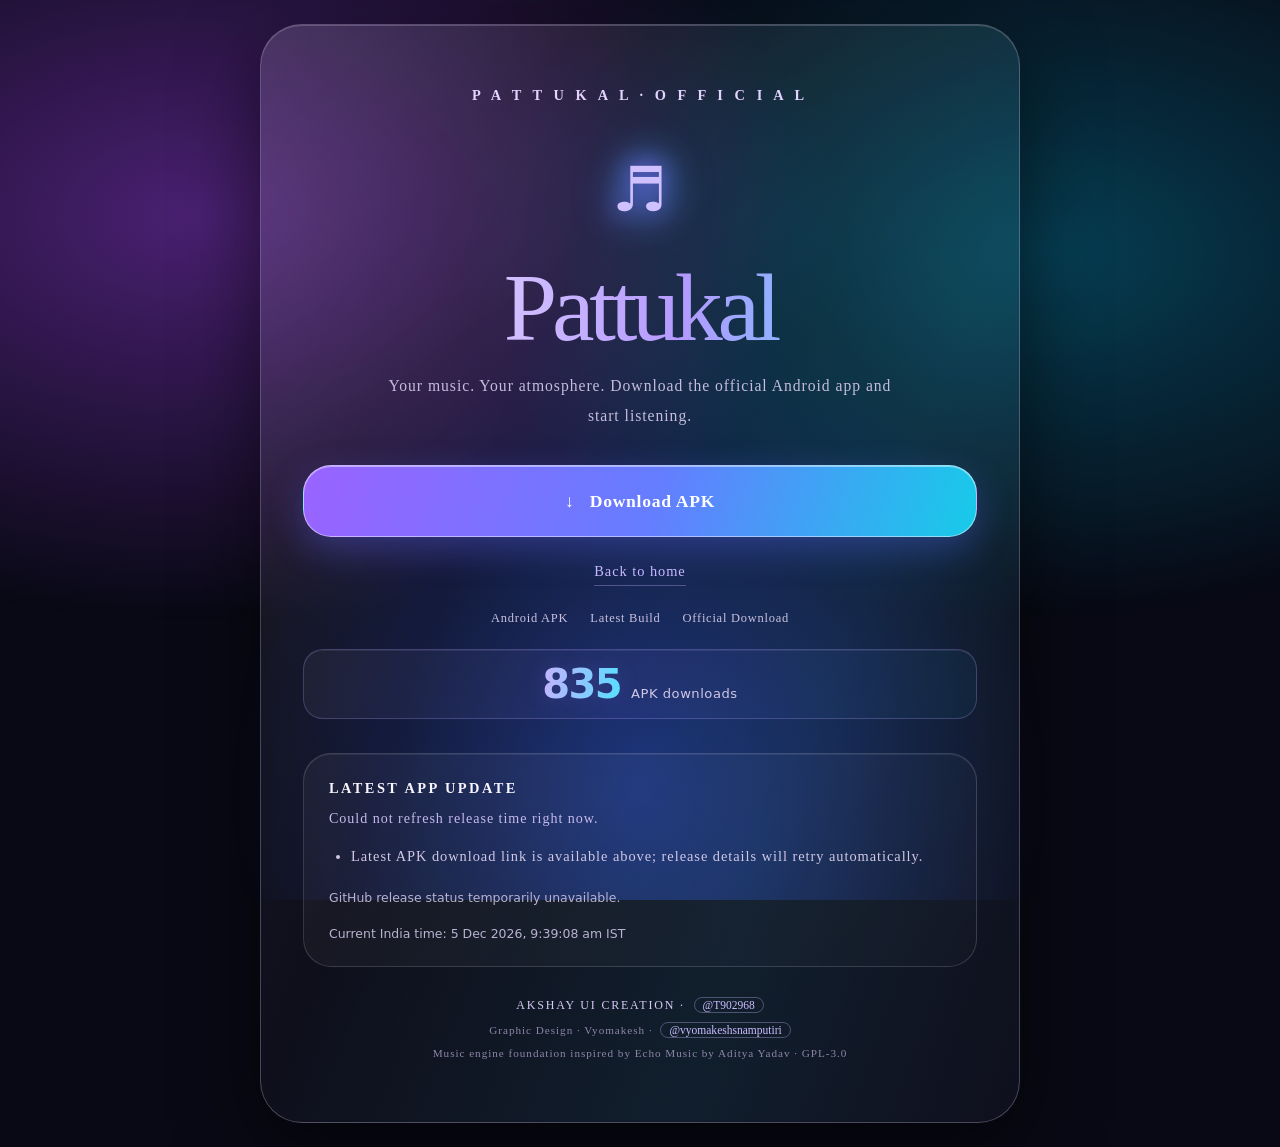
<file: docs/pattukal-official-music-app-download.html>
<!doctype html><html lang="en"><head><meta charset="utf-8"><meta name="viewport" content="width=device-width,initial-scale=1"><meta name="theme-color" content="#090914"><meta name="description" content="Official Pattukal Android app download, latest APK release time and update notes."><title>Pattukal — Official APK Download</title><style>
:root{color-scheme:dark;--text:#f8f4ff;--muted:#c4bddb;--violet:#9c67ff;--cyan:#20d8f2;--blue:#347dff}
*{box-sizing:border-box}body{margin:0;min-height:100svh;padding:24px 14px;background:#080914;color:var(--text);font:16px/1.75 Georgia,"Times New Roman",serif;letter-spacing:.06em;display:flex;justify-content:center;align-items:flex-start}
body:before{content:"";position:fixed;inset:0;z-index:-1;background:radial-gradient(ellipse at 15% 24%,#a34aff66,transparent 42%),radial-gradient(ellipse at 82% 28%,#00c9ff44,transparent 40%),radial-gradient(ellipse at 50% 88%,#3658ff66,transparent 45%);filter:saturate(1.2)}
.shell{position:relative;width:min(760px,100%);padding:clamp(26px,6vw,58px) clamp(20px,4vw,42px);text-align:center;border:1px solid #e4d8ff44;border-radius:42px;background:linear-gradient(145deg,#ffffff17,#ffffff07 42%,#bdaaff0b);box-shadow:0 24px 80px #0008,inset 0 1px #ffffff30;overflow:hidden}
.shell:before{content:"";position:absolute;inset:0;pointer-events:none;border-radius:inherit;background:linear-gradient(110deg,#d7b6ff13,transparent 34%,#23d9ff13 70%,transparent)}
.inner{position:relative}.wordmark{font-size:.9rem;letter-spacing:.28em;font-weight:bold;color:#e3d3ff}.headphones{margin:28px auto 22px;width:100px;height:100px;display:grid;place-items:center;font-family:system-ui,sans-serif;font-size:62px;border-radius:32px;color:#cfc0ff;text-shadow:0 0 24px #8c5dff,0 0 40px #00dfff;filter:drop-shadow(0 0 18px #8261ff66)}
h1{font-size:clamp(3.5rem,11vw,6rem);line-height:1.05;letter-spacing:-.055em;margin:18px 0 12px;font-weight:500;background:linear-gradient(95deg,#f6edff,#b49aff 56%,#45dfff);color:transparent;background-clip:text}
.subtitle{max-width:530px;margin:0 auto;color:var(--muted);font-size:.98rem;line-height:1.9}
.download{display:flex;align-items:center;justify-content:center;gap:12px;width:100%;margin:34px auto 20px;padding:20px 16px;border:1px solid #ffffff80;border-radius:28px;background:linear-gradient(105deg,#9a63ff,#657dff 52%,#17cbe9);color:white;text-decoration:none;font-size:1.1rem;font-weight:bold;letter-spacing:.04em;box-shadow:0 12px 36px #5d68ff55,inset 0 1px #ffffff70;transition:transform .2s,box-shadow .2s}
.download:hover{transform:translateY(-2px);box-shadow:0 18px 42px #31cfff55}.link{display:inline-block;color:#c9b9ff;text-decoration:none;border-bottom:1px solid #c9b9ff55;font-size:.9rem}
.badges{display:flex;justify-content:center;flex-wrap:wrap;gap:22px;margin:22px 0 38px;color:#c9c1df;font-size:.78rem;letter-spacing:.06em}
.download-counter{display:flex;align-items:baseline;justify-content:center;gap:10px;margin:-18px 0 34px;padding:14px 18px;border:1px solid #b9a1ff40;border-radius:20px;background:linear-gradient(120deg,#ffffff0c,#8d72ff12,#24d9f20b);box-shadow:inset 0 1px #ffffff12}.counter-number{font:700 clamp(1.8rem,6vw,2.5rem)/1 system-ui,sans-serif;letter-spacing:-.04em;background:linear-gradient(100deg,#cbb7ff,#53e7ff);color:transparent;background-clip:text;text-shadow:0 0 22px #8b72ff33}.counter-label{font: .82rem/1.4 system-ui,sans-serif;letter-spacing:.04em;color:#d0c8e5}
.update{padding:22px 25px;text-align:left;border:1px solid #ffffff25;border-radius:28px;background:linear-gradient(135deg,#ffffff0c,#ffffff04);box-shadow:inset 0 1px #ffffff12}
.update h2{font-size:.9rem;letter-spacing:.17em;margin:0 0 4px}.stamp{color:#c6b9ed;font-size:.88rem;margin-bottom:12px}.update ul{margin:8px 0 0;padding-left:22px;color:#d0c8e5;font-size:.9rem;overflow-wrap:anywhere}.update li{padding:2px 0 4px}.foot{margin-top:28px;color:#d8cbf5;font-size:.75rem;letter-spacing:.15em}.subfoot{color:#8e86a9;font-size:.7rem;margin-top:4px}.meta{margin-top:14px;color:#b9b2d1;font: .78rem/1.7 system-ui,sans-serif;letter-spacing:0}
@media(max-width:420px){body{padding:16px 10px}.shell{border-radius:32px}.badges{gap:12px}.update{padding:18px}.download{border-radius:22px}}
@media(prefers-reduced-motion:reduce){*,*:before,*:after{transition:none!important}}
.gh{font-size:.72rem;letter-spacing:0;color:#cdbcff;text-decoration:none;border:1px solid #cdbcff55;border-radius:999px;padding:1px 8px;margin-left:4px;white-space:nowrap}.gh:hover{border-color:#cdbcff}</style></head><body><main class="shell"><div class="inner">
<div class="wordmark">P A T T U K A L · O F F I C I A L</div><div class="headphones" aria-hidden="true">♬</div>
<h1>Pattukal</h1><p class="subtitle">Your music. Your atmosphere. Download the official Android app and start listening.</p>
<a class="download" href="https://github.com/T902968/pattukal-listen/releases/download/latest/pattukal.apk">↓ &nbsp; Download APK</a>
<a class="link" href="./index.html">Back to home</a>
<div class="badges"><span>Android APK</span><span>Latest Build</span><span>Official Download</span></div>
<div class="download-counter" aria-live="polite"><span class="counter-number" id="download-count">835</span><span class="counter-label">APK downloads</span></div>
<section class="update"><h2>LATEST APP UPDATE</h2><div class="stamp" id="release-time">Loading latest release time…</div><ul id="release-notes"><li>Loading the latest published update notes…</li></ul><div class="meta" id="release-meta">Checking the latest APK from GitHub…</div><div class="meta" id="clock">Current India time: loading…</div></section>
<div class="foot">AKSHAY UI CREATION · <a class="gh" href="https://github.com/T902968" target="_blank" rel="noopener">@T902968</a></div><div class="subfoot">Graphic Design · Vyomakesh · <a class="gh" href="https://github.com/vyomakeshsnamputiri" target="_blank" rel="noopener">@vyomakeshsnamputiri</a></div><div class="subfoot">Music engine foundation inspired by Echo Music by Aditya Yadav · GPL-3.0</div>
</div></main>
<script>
const timeEl=document.getElementById("release-time"),notesEl=document.getElementById("release-notes"),metaEl=document.getElementById("release-meta"),clockEl=document.getElementById("clock"),downloadCountEl=document.getElementById("download-count");
const timeFmt={dateStyle:"medium",timeStyle:"short",timeZone:"Asia/Kolkata"};
function tick(){clockEl.textContent="Current India time: "+new Intl.DateTimeFormat("en-IN",{dateStyle:"medium",timeStyle:"medium",timeZone:"Asia/Kolkata"}).format(new Date())+" IST"}tick();setInterval(tick,1000);
let srvTotal=null,pend=0;function showCount(){if(downloadCountEl)downloadCountEl.textContent=((srvTotal===null?835:srvTotal)+pend).toLocaleString("en-IN");}function setServerCount(n){if(srvTotal!==null&&n>srvTotal)pend=Math.max(0,pend-(n-srvTotal));srvTotal=n;showCount();}document.querySelectorAll('a.download').forEach(a=>a.addEventListener('click',()=>{pend++;showCount();setTimeout(refreshRelease,8000);}));async function refreshRelease(){try{const res=await fetch("https://api.github.com/repos/T902968/pattukal-listen/releases/tags/latest?t="+Date.now(),{cache:"no-store",headers:{"Accept":"application/vnd.github+json"}});if(!res.ok)throw Error("Release API "+res.status);const r=await res.json();const asset=(r.assets||[]).find(x=>x.name==="pattukal.apk");if(downloadCountEl){const actualDownloads=asset&&Number.isFinite(Number(asset.download_count))?Number(asset.download_count):0;const carriedMatch=(r.body||"").match(/Downloads carried:\s*(\d+)/);const carried=carriedMatch?Number(carriedMatch[1]):0;setServerCount(813+carried+actualDownloads);}const d=r.published_at||r.updated_at||r.created_at;timeEl.textContent=d?"Released "+new Intl.DateTimeFormat("en-IN",timeFmt).format(new Date(d))+" IST":"Release time unavailable";const body=(r.body||"").replace(/\\n/g,"\n").replace(/\r/g,"");const items=["GTA VI theme, now the default: animated sunset Home, a neon night-drive player background and a vinyl disc player", "Dune Rise is the new default font", "Pattukal Wrapped redesigned as a story: your minutes, your #1 song on a spinning record, your top artist, then a top-11 grid where you pick songs and Play, Play next or add to queue. New listeners get recommended songs", "Time Fold now opens full screen in liquid glass, with many more songs and Play next on every card", "Now Playing edit mode: tap the pencil to restyle the artwork, play buttons, progress bar, glow and accent colour right on the player, drag things where you like, save your own builds and reset anytime", "Endless playback: when a song, playlist or search finishes, Pattukal keeps adding related songs automatically", "Spotify shortcut on Home to connect and import playlists, and your Spotify playlists appear on Home", "Winter mode (Midnight, snow, water fill) and separate Overlay effects, reachable from Settings > Appearance", "Stronger Karaoke vocal removal", "Pattukal Blue app icon everywhere, with blue notification accents", "Fix: Fixed the Settings Back button so you can leave Settings without the cross", "Fix: Fixed Google login", "Fix: Home rows no longer reshuffle or jump while you scroll or refresh", "Fix: Removed the gesture pop-up notifications", "Fix: Fixed the player edit button hiding under the status bar", "Fix: Removed the Home snow globe"];notesEl.replaceChildren();for(const item of items.slice(0,12)){const li=document.createElement("li");li.textContent=item;notesEl.appendChild(li)}metaEl.textContent="Build "+(r.tag_name||"latest")+" · APK "+(asset?(asset.size/1048576).toFixed(1)+" MB":"details unavailable")+" · Auto-refreshes every minute";}catch(e){timeEl.textContent="Could not refresh release time right now.";notesEl.replaceChildren();const li=document.createElement("li");li.textContent="Latest APK download link is available above; release details will retry automatically.";notesEl.appendChild(li);metaEl.textContent="GitHub release status temporarily unavailable."}}
refreshRelease();setInterval(refreshRelease,60000);
</script></body></html>
</file>
